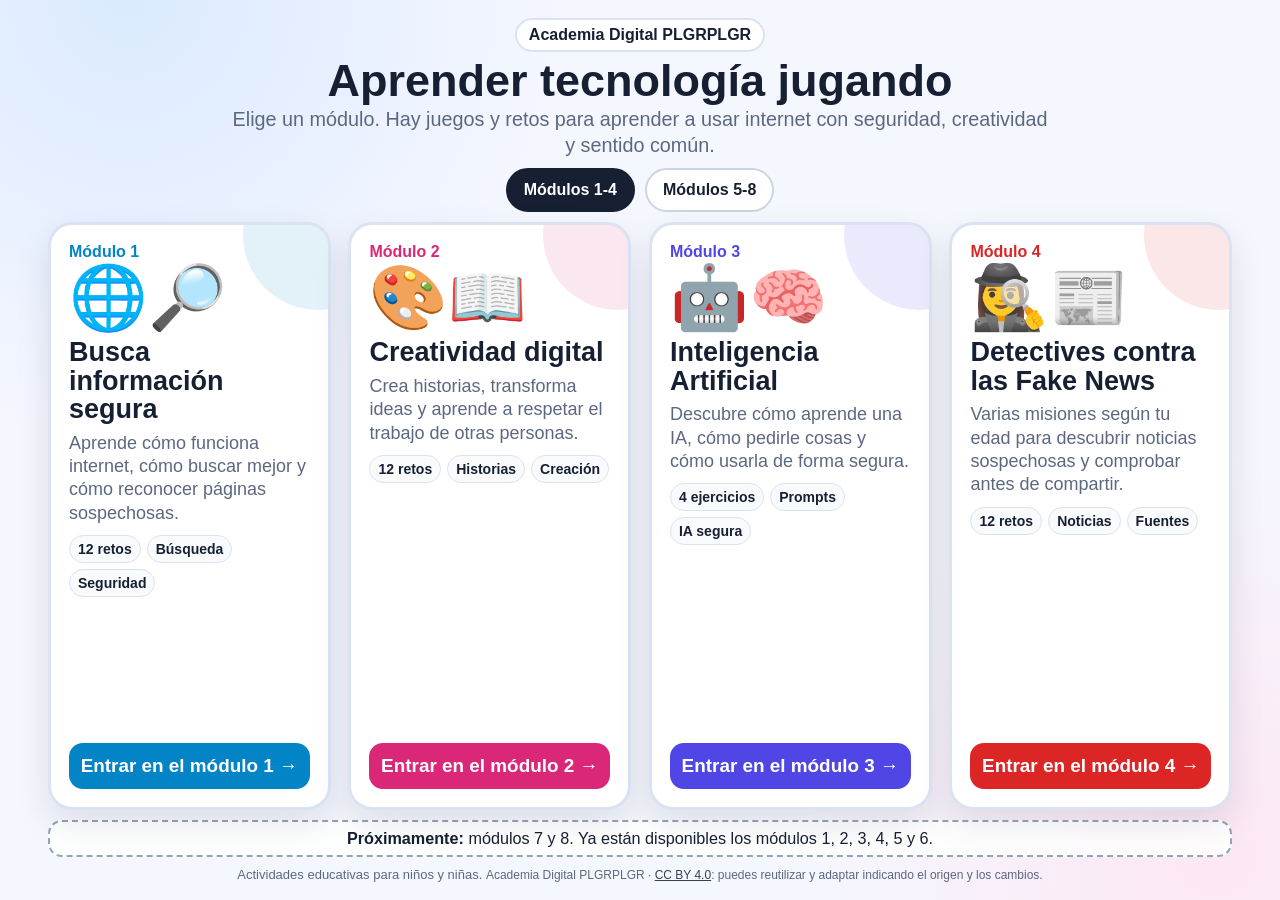
<file: index.html>
<!DOCTYPE html>
<html lang="es">
<head>
<meta charset="UTF-8">
<meta name="viewport" content="width=device-width,initial-scale=1.0">
<meta name="description" content="Academia Digital PLGRPLGR: ocho módulos educativos de ciudadanía digital para niños y niñas.">
<title>Academia Digital PLGRPLGR · V7.2</title>
<style>
:root{--bg:#f5f7ff;--ink:#172033;--muted:#5c6880;--card:#fff;--line:#dbe3f2;--shadow:0 14px 34px rgba(15,23,42,.10);--blue:#2563eb;--red:#dc2626;--violet:#4f46e5;--green:#059669;--orange:#ea580c;--pink:#db2777;--gray:#64748b}
*{box-sizing:border-box}html,body{min-height:100%;margin:0;overflow-x:hidden;overflow-y:auto!important}body{font-family:Arial,Helvetica,sans-serif;background:radial-gradient(circle at 10% 0,#dbeafe,transparent 30%),radial-gradient(circle at 95% 95%,#fce7f3,transparent 28%),var(--bg);color:var(--ink)}
main{min-height:100dvh;max-width:1220px;margin:auto;padding:clamp(10px,2vh,22px);display:flex;flex-direction:column;gap:10px}.top{text-align:center;flex:0 0 auto}.eyebrow{display:inline-block;background:#fff;border:2px solid var(--line);border-radius:999px;padding:6px 12px;font-weight:900}.top h1{margin:6px 0 4px;font-size:clamp(30px,5vh,52px);line-height:1}.top p{margin:0 auto;max-width:820px;color:var(--muted);font-size:clamp(17px,2.2vh,21px);line-height:1.3}
.pager{display:flex;justify-content:center;gap:10px;align-items:center}.pager button{border:2px solid #cbd5e1;background:#fff;color:var(--ink);border-radius:999px;padding:9px 16px;font-weight:900;cursor:pointer}.pager button[aria-current="page"]{background:#172033;color:#fff;border-color:#172033}
.page{display:none;flex:1;min-height:0}.page.active{display:grid;grid-template-columns:repeat(4,minmax(0,1fr));gap:clamp(10px,1.4vw,18px)}.module{background:var(--card);border:3px solid var(--line);border-radius:24px;padding:clamp(14px,2vh,22px);box-shadow:var(--shadow);display:flex;flex-direction:column;min-height:0;position:relative;overflow:hidden}.module::after{content:"";position:absolute;width:150px;height:150px;border-radius:50%;right:-65px;top:-65px;background:var(--accent);opacity:.11;pointer-events:none}.module>*{position:relative;z-index:1}.module .number{font-weight:900;color:var(--accent);font-size:16px}.icon{font-size:clamp(42px,7vh,68px);line-height:1;margin:5px 0}.module h2{font-size:clamp(22px,3vh,31px);line-height:1.05;margin:4px 0 8px}.module p{font-size:clamp(16px,2vh,20px);line-height:1.3;color:var(--muted);margin:0 0 10px}.tags{display:flex;flex-wrap:wrap;gap:6px;margin-bottom:10px}.tag{font-weight:800;font-size:14px;background:#f8fafc;border:1px solid var(--line);border-radius:999px;padding:5px 8px}.enter{margin-top:auto;display:flex;align-items:center;justify-content:center;text-decoration:none;color:#fff;background:var(--accent);border-radius:14px;padding:12px 10px;font-weight:900;font-size:clamp(17px,2.1vh,20px);min-height:50px}.soon .enter{background:#e2e8f0;color:#475569;pointer-events:none}.soon{opacity:.88}
.status{flex:0 0 auto;text-align:center;background:rgba(255,255,255,.9);border:2px dashed #94a3b8;border-radius:14px;padding:7px 12px;font-size:clamp(14px,1.8vh,17px)}footer{flex:0 0 auto;text-align:center;color:var(--muted);font-size:13px}.license{font-size:12px}.license a{color:#334155}
.m1{--accent:#0284c7}.m2{--accent:#db2777}.m3{--accent:#4f46e5}.m4{--accent:#dc2626}.m5{--accent:#059669}.m6{--accent:#ea580c}.m7{--accent:#7c3aed}.m8{--accent:#64748b}
@media(max-width:900px){.page.active{grid-template-columns:repeat(2,minmax(0,1fr))}.top p{display:none}.module p{font-size:16px}.tags{display:none}}
@media(max-width:560px){.page.active{grid-template-columns:repeat(2,minmax(0,1fr));gap:8px}.module{padding:10px;border-radius:18px}.icon{font-size:40px}.module h2{font-size:18px}.module p{font-size:14px}.enter{font-size:15px;min-height:44px;padding:8px}.status{font-size:12px}.license{display:none}.top h1{font-size:28px}}
</style>
</head>
<body>
<main>
<header class="top"><div class="eyebrow">Academia Digital PLGRPLGR</div><h1>Aprender tecnología jugando</h1><p>Elige un módulo. Hay juegos y retos para aprender a usar internet con seguridad, creatividad y sentido común.</p></header>
<nav class="pager" aria-label="Páginas de módulos"><button id="page1Btn" aria-current="page" aria-controls="page1">Módulos 1-4</button><button id="page2Btn" aria-controls="page2">Módulos 5-8</button></nav>
<section class="page active" id="page1" aria-label="Módulos 1 a 4">
<article class="module m1"><div class="number">Módulo 1</div><div class="icon" aria-hidden="true">🌐🔎</div><h2>Busca información segura</h2><p>Aprende cómo funciona internet, cómo buscar mejor y cómo reconocer páginas sospechosas.</p><div class="tags"><span class="tag">12 retos</span><span class="tag">Búsqueda</span><span class="tag">Seguridad</span></div><a class="enter" href="modulo_1_busqueda_segura.html">Entrar en el módulo 1 →</a></article>
<article class="module m2"><div class="number">Módulo 2</div><div class="icon" aria-hidden="true">🎨📖</div><h2>Creatividad digital</h2><p>Crea historias, transforma ideas y aprende a respetar el trabajo de otras personas.</p><div class="tags"><span class="tag">12 retos</span><span class="tag">Historias</span><span class="tag">Creación</span></div><a class="enter" href="modulo_2_creatividad_digital.html">Entrar en el módulo 2 →</a></article>
<article class="module m3"><div class="number">Módulo 3</div><div class="icon" aria-hidden="true">🤖🧠</div><h2>Inteligencia Artificial</h2><p>Descubre cómo aprende una IA, cómo pedirle cosas y cómo usarla de forma segura.</p><div class="tags"><span class="tag">4 ejercicios</span><span class="tag">Prompts</span><span class="tag">IA segura</span></div><a class="enter" href="modulo_3_ia.html">Entrar en el módulo 3 →</a></article>
<article class="module m4"><div class="number">Módulo 4</div><div class="icon" aria-hidden="true">🕵️‍♀️📰</div><h2>Detectives contra las Fake News</h2><p>Varias misiones según tu edad para descubrir noticias sospechosas y comprobar antes de compartir.</p><div class="tags"><span class="tag">12 retos</span><span class="tag">Noticias</span><span class="tag">Fuentes</span></div><a class="enter" href="modulo_4_fake_news.html">Entrar en el módulo 4 →</a></article>
</section>
<section class="page" id="page2" aria-label="Módulos 5 a 8">
<article class="module m5"><div class="number">Módulo 5</div><div class="icon" aria-hidden="true">🔋🛡️</div><h2>Bienestar digital</h2><p>Cuida tu descanso, tus amistades, tu energía y tu seguridad cuando estás conectado.</p><div class="tags"><span class="tag">8+ retos</span><span class="tag">Descanso</span><span class="tag">Empatía</span></div><a class="enter" href="modulo_5_bienestar_digital.html">Entrar en el módulo 5 →</a></article>
<article class="module m6"><div class="number">Módulo 6</div><div class="icon" aria-hidden="true">⏰📵</div><h2>Controla tu tiempo digital</h2><p>Aprende a reducir distracciones y a decidir cuándo usar y cuándo dejar las pantallas.</p><div class="tags"><span class="tag">8 retos</span><span class="tag">Tiempo</span><span class="tag">FOMO</span></div><a class="enter" href="modulo_6_tiempo_digital.html">Entrar en el módulo 6 →</a></article>
<article class="module m7 soon"><div class="number">Módulo 7</div><div class="icon" aria-hidden="true">🔐📡</div><h2>Próximamente</h2><p>Estamos preparando nuevos retos de ciudadanía digital.</p><div class="tags"><span class="tag">En preparación</span></div><span class="enter" aria-disabled="true">Muy pronto</span></article>
<article class="module m8 soon"><div class="number">Módulo 8</div><div class="icon" aria-hidden="true">💬🌍</div><h2>Próximamente</h2><p>Más juegos para aprender a convivir y comunicarnos bien en internet.</p><div class="tags"><span class="tag">En preparación</span></div><span class="enter" aria-disabled="true">Muy pronto</span></article>
</section>
<div class="status"><strong>Próximamente:</strong> módulos 7 y 8. Ya están disponibles los módulos 1, 2, 3, 4, 5 y 6.</div>
<footer>Actividades educativas para niños y niñas. <span class="license">Academia Digital PLGRPLGR · <a href="https://creativecommons.org/licenses/by/4.0/deed.es" target="_blank" rel="noopener">CC BY 4.0</a>: puedes reutilizar y adaptar indicando el origen y los cambios.</span></footer>
<div id="pageAnnounce" class="sr-only" aria-live="polite"></div>
</main>
<script src="js/accessibility.js"></script>
<script>
const pages=[document.getElementById('page1'),document.getElementById('page2')];
const buttons=[document.getElementById('page1Btn'),document.getElementById('page2Btn')];
function showPage(i){pages.forEach((p,n)=>p.classList.toggle('active',n===i));buttons.forEach((b,n)=>{if(n===i)b.setAttribute('aria-current','page');else b.removeAttribute('aria-current')});document.getElementById('pageAnnounce').textContent=i===0?'Mostrando módulos 1 a 4':'Mostrando módulos 5 a 8';const first=pages[i].querySelector('a.enter');if(first)first.focus();}
buttons[0].addEventListener('click',()=>showPage(0));buttons[1].addEventListener('click',()=>showPage(1));
</script>
</body></html>
</file>
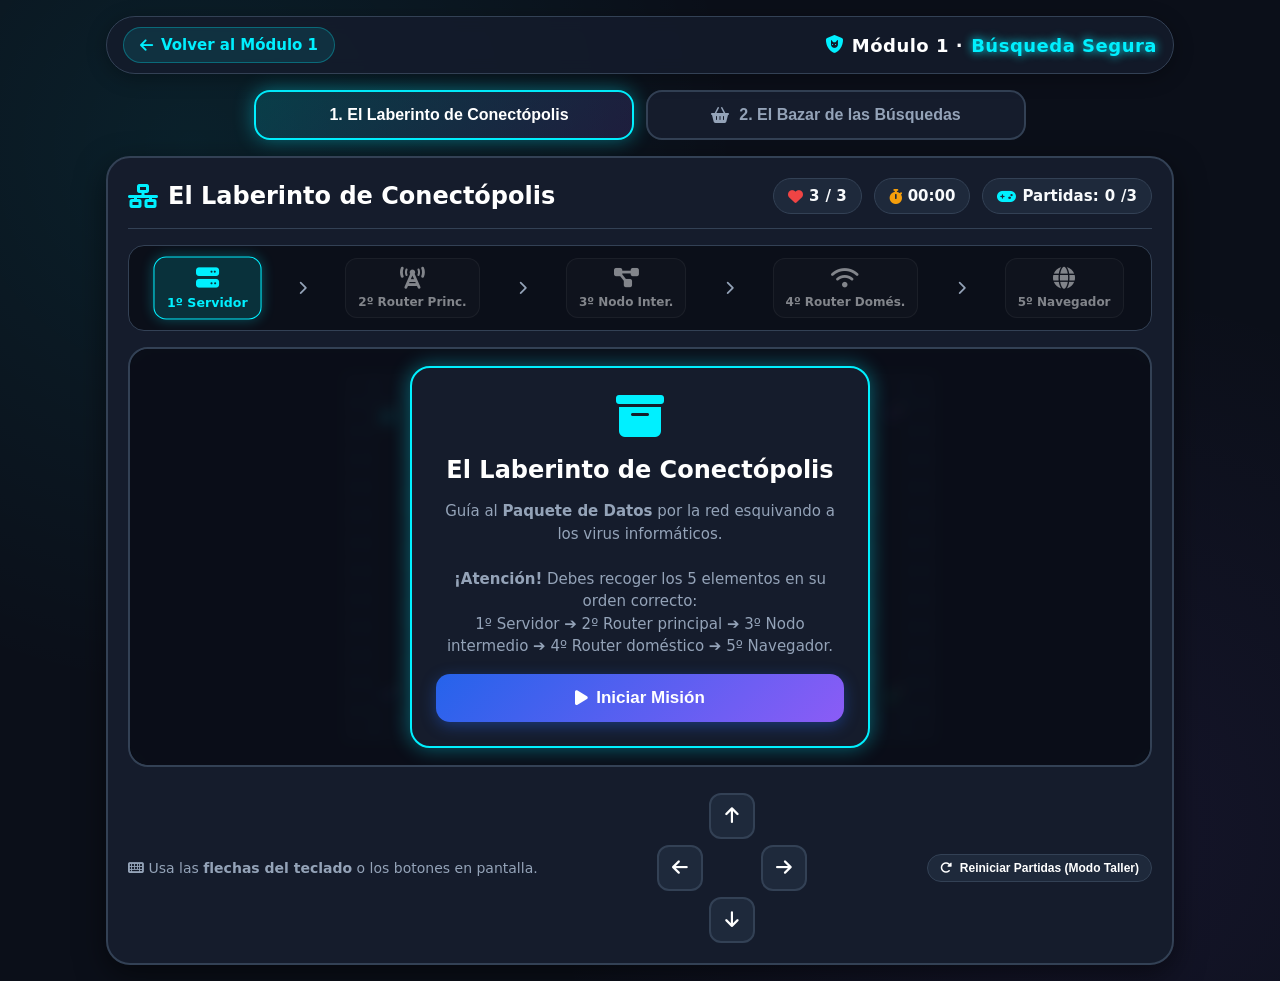
<file: conectopolis_juegos.html>
<!DOCTYPE html>
<html lang="es">
<head>
<meta charset="UTF-8">
<meta name="viewport" content="width=device-width, initial-scale=1.0">
<title>Módulo 1 · Minijuegos de Conectópolis</title>

<!-- FontAwesome CDN para iconos -->
<link rel="stylesheet" href="https://cdnjs.cloudflare.com/ajax/libs/font-awesome/6.5.1/css/all.min.css">

<style>
/* ==========================================================================
   ESTILOS GENERALES Y TEMA CYBER-NEON DE CONECTÓPOLIS (MÓDULO 1)
   ========================================================================== */
:root {
  --bg-dark: #0b0f19;
  --bg-card: #151c2c;
  --bg-card-light: #1e293b;
  --text-main: #f8fafc;
  --text-muted: #94a3b8;
  --line-color: #334155;
  
  --neon-cyan: #00f0ff;
  --neon-blue: #2563eb;
  --neon-purple: #8b5cf6;
  --neon-pink: #ec4899;
  --neon-green: #10b981;
  --neon-red: #ef4444;
  --neon-yellow: #f59e0b;

  --shadow-cyan: 0 0 20px rgba(0, 240, 255, 0.4);
  --shadow-purple: 0 0 20px rgba(139, 92, 246, 0.4);
  --shadow-green: 0 0 20px rgba(16, 185, 129, 0.4);
  --shadow-red: 0 0 20px rgba(239, 68, 68, 0.4);
}

* {
  box-sizing: border-box;
  user-select: none;
  -webkit-user-select: none;
}

html, body {
  margin: 0;
  padding: 0;
  width: 100%;
  min-height: 100%;
  background-color: var(--bg-dark);
  background-image: 
    radial-gradient(circle at 15% 15%, rgba(0, 240, 255, 0.08), transparent 40%),
    radial-gradient(circle at 85% 85%, rgba(139, 92, 246, 0.08), transparent 40%);
  color: var(--text-main);
  font-family: 'Segoe UI', system-ui, -apple-system, sans-serif;
  overflow-x: hidden;
  overflow-y: auto;
}

.app-container {
  max-width: 1100px;
  min-height: 100vh;
  margin: 0 auto;
  padding: 16px;
  display: flex;
  flex-direction: column;
  gap: 16px;
}

.topbar {
  display: flex;
  justify-content: space-between;
  align-items: center;
  gap: 12px;
  flex-wrap: wrap;
  padding: 10px 16px;
  background: rgba(21, 28, 44, 0.85);
  backdrop-filter: blur(8px);
  border: 1px solid var(--line-color);
  border-radius: 999px;
  box-shadow: 0 4px 20px rgba(0, 0, 0, 0.3);
}

.back-btn {
  display: inline-flex;
  align-items: center;
  gap: 8px;
  color: var(--neon-cyan);
  text-decoration: none;
  font-weight: 800;
  font-size: 15px;
  padding: 8px 16px;
  border-radius: 999px;
  background: rgba(0, 240, 255, 0.1);
  border: 1px solid rgba(0, 240, 255, 0.3);
  transition: all 0.2s ease;
}

.back-btn:hover {
  background: rgba(0, 240, 255, 0.2);
  box-shadow: var(--shadow-cyan);
  transform: translateY(-1px);
}

.brand-title {
  font-weight: 900;
  font-size: 18px;
  letter-spacing: 0.5px;
  color: #fff;
  display: flex;
  align-items: center;
  gap: 8px;
}

.brand-title span {
  color: var(--neon-cyan);
  text-shadow: 0 0 10px var(--neon-cyan);
}

.tabs-nav {
  display: flex;
  justify-content: center;
  gap: 12px;
}

.tab-btn {
  flex: 1;
  max-width: 380px;
  padding: 14px 20px;
  border: 2px solid var(--line-color);
  background: var(--bg-card);
  color: var(--text-muted);
  font-weight: 800;
  font-size: 16px;
  border-radius: 16px;
  cursor: pointer;
  display: flex;
  align-items: center;
  justify-content: center;
  gap: 10px;
  transition: all 0.25s ease;
}

.tab-btn:hover {
  border-color: var(--neon-cyan);
  color: #fff;
}

.tab-btn.active {
  background: linear-gradient(135deg, rgba(0, 240, 255, 0.15), rgba(139, 92, 246, 0.15));
  border-color: var(--neon-cyan);
  color: #fff;
  box-shadow: var(--shadow-cyan);
}

.game-panel {
  display: none;
  background: var(--bg-card);
  border: 2px solid var(--line-color);
  border-radius: 24px;
  padding: 20px;
  box-shadow: 0 10px 30px rgba(0,0,0,0.5);
  flex-direction: column;
  gap: 16px;
}

.game-panel.active {
  display: flex;
}

.game-header {
  display: flex;
  justify-content: space-between;
  align-items: center;
  flex-wrap: wrap;
  gap: 12px;
  border-bottom: 1px solid var(--line-color);
  padding-bottom: 14px;
}

.game-header h2 {
  margin: 0;
  font-size: 24px;
  font-weight: 900;
  color: #fff;
  display: flex;
  align-items: center;
  gap: 10px;
}

.game-stats {
  display: flex;
  align-items: center;
  gap: 12px;
  flex-wrap: wrap;
}

.stat-badge {
  background: var(--bg-card-light);
  border: 1px solid var(--line-color);
  padding: 8px 14px;
  border-radius: 999px;
  font-weight: 800;
  font-size: 15px;
  display: flex;
  align-items: center;
  gap: 6px;
}

.stat-badge i { color: var(--neon-cyan); }
.stat-badge.lives i { color: var(--neon-red); }
.stat-badge.timer i { color: var(--neon-yellow); }

.sequence-tracker {
  display: flex;
  align-items: center;
  justify-content: space-around;
  gap: 8px;
  background: var(--bg-dark);
  padding: 12px;
  border-radius: 16px;
  border: 1px solid var(--line-color);
  overflow-x: auto;
}

.seq-item {
  display: flex;
  flex-direction: column;
  align-items: center;
  gap: 4px;
  padding: 8px 12px;
  border-radius: 12px;
  background: rgba(255, 255, 255, 0.04);
  border: 1px solid rgba(255, 255, 255, 0.1);
  opacity: 0.5;
  transition: all 0.3s ease;
  min-width: 100px;
  text-align: center;
}
.seq-item i { font-size: 22px; margin-bottom: 2px; }
.seq-item span { font-size: 12px; font-weight: 800; }
.seq-item.active { opacity: 1; background: rgba(0, 240, 255, 0.15); border-color: var(--neon-cyan); color: var(--neon-cyan); box-shadow: 0 0 12px rgba(0, 240, 255, 0.3); transform: scale(1.05); }
.seq-item.completed { opacity: 1; background: rgba(16, 185, 129, 0.15); border-color: var(--neon-green); color: var(--neon-green); }
.seq-arrow { color: var(--text-muted); font-size: 14px; }

.game-viewport {
  position: relative;
  width: 100%;
  display: flex;
  justify-content: center;
  align-items: center;
  background: #070a12;
  border-radius: 20px;
  border: 2px solid var(--line-color);
  overflow: hidden;
  min-height: 420px;
}
canvas { display: block; max-width: 100%; background: transparent; }

.controls-panel {
  display: flex;
  justify-content: space-between;
  align-items: center;
  gap: 16px;
  padding-top: 10px;
  flex-wrap: wrap;
}

.dpad {
  display: grid;
  grid-template-columns: repeat(3, 46px);
  grid-template-rows: repeat(3, 46px);
  gap: 6px;
  margin: 0 auto;
}
.dpad-btn { background: var(--bg-card-light); border: 2px solid var(--line-color); color: #fff; border-radius: 12px; font-size: 18px; display: flex; align-items: center; justify-content: center; cursor: pointer; }
.dpad-btn:active, .btn-touch:active { background: var(--neon-cyan); color: var(--bg-dark); }
.dpad-btn.up { grid-column: 2; grid-row: 1; }
.dpad-btn.left { grid-column: 1; grid-row: 2; }
.dpad-btn.right { grid-column: 3; grid-row: 2; }
.dpad-btn.down { grid-column: 2; grid-row: 3; }

.bazar-controls { display: flex; justify-content: center; gap: 20px; width: 100%; }
.btn-touch { flex: 1; max-width: 160px; height: 54px; background: var(--bg-card-light); border: 2px solid var(--neon-cyan); color: #fff; border-radius: 16px; font-size: 22px; font-weight: bold; display: flex; align-items: center; justify-content: center; cursor: pointer; }

.modal-overlay {
  position: absolute;
  top: 0; left: 0; right: 0; bottom: 0;
  background: rgba(11, 15, 25, 0.92);
  backdrop-filter: blur(6px);
  display: flex; flex-direction: column; justify-content: center; align-items: center;
  padding: 24px; text-align: center; z-index: 100; border-radius: 20px;
}
.modal-card {
  background: var(--bg-card); border: 2px solid var(--neon-cyan); border-radius: 20px;
  padding: 24px; max-width: 460px; width: 100%; box-shadow: var(--shadow-cyan);
  display: flex; flex-direction: column; gap: 16px; animation: popIn 0.3s ease;
}
.modal-card.warning { border-color: var(--neon-red); box-shadow: var(--shadow-red); }
.modal-card h3 { margin: 0; font-size: 24px; color: #fff; }
.modal-card p { margin: 0; font-size: 15px; color: var(--text-muted); line-height: 1.5; }

.action-btn {
  background: linear-gradient(135deg, var(--neon-blue), var(--neon-purple));
  color: #fff; border: none; border-radius: 14px; padding: 14px 24px;
  font-size: 17px; font-weight: 800; cursor: pointer;
  box-shadow: 0 4px 15px rgba(37, 99, 235, 0.4); transition: all 0.2s ease;
  display: inline-flex; align-items: center; justify-content: center; gap: 8px; text-decoration: none;
}
.action-btn:hover { transform: translateY(-2px); box-shadow: 0 6px 20px rgba(37, 99, 235, 0.6); }
.action-btn.secondary { background: var(--bg-card-light); border: 1px solid var(--line-color); box-shadow: none; }
.action-btn.secondary:hover { background: #334155; }

.toast-alert {
  position: absolute; top: 16px; left: 50%;
  transform: translateX(-50%) translateY(-100px);
  background: #ef4444; color: #fff; padding: 12px 20px; border-radius: 999px;
  font-weight: 800; font-size: 15px; box-shadow: 0 8px 25px rgba(239, 68, 68, 0.5);
  display: flex; align-items: center; gap: 10px; z-index: 120;
  transition: transform 0.3s cubic-bezier(0.175, 0.885, 0.32, 1.275);
  text-align: center; max-width: 90%;
}
.toast-alert.show { transform: translateX(-50%) translateY(0); }

@keyframes popIn {
  from { opacity: 0; transform: scale(0.9); }
  to { opacity: 1; transform: scale(1); }
}

@media (max-width: 768px) {
  .topbar { border-radius: 16px; }
  .brand-title { font-size: 15px; }
  .tab-btn { font-size: 14px; padding: 10px 12px; }
  .game-panel { padding: 14px; }
  .sequence-tracker { justify-content: flex-start; }
  .seq-item { min-width: 80px; padding: 6px 8px; }
}
</style>
</head>
<body>

<div class="app-container">
  
  <header class="topbar">
    <a href="modulo_1_busqueda_segura.html" class="back-btn">
      <i class="fa-solid fa-arrow-left"></i> Volver al Módulo 1
    </a>
    <div class="brand-title">
      <i class="fa-solid fa-shield-cat" style="color: var(--neon-cyan);"></i>
      Módulo 1 · <span>Búsqueda Segura</span>
    </div>
  </header>

  <nav class="tabs-nav">
    <button class="tab-btn active" id="tabGame1Btn" onclick="switchGame(1)">
      <i class="fa-solid fa-maze"></i> 1. El Laberinto de Conectópolis
    </button>
    <button class="tab-btn" id="tabGame2Btn" onclick="switchGame(2)">
      <i class="fa-solid fa-basket-shopping"></i> 2. El Bazar de las Búsquedas
    </button>
  </nav>

  <!-- ==========================================================================
       JUEGO 1: EL LABERINTO DE CONECTÓPOLIS
       ========================================================================== -->
  <main class="game-panel active" id="game1Panel">
    
    <div class="game-header">
      <h2><i class="fa-solid fa-network-wired" style="color: var(--neon-cyan);"></i> El Laberinto de Conectópolis</h2>
      <div class="game-stats">
        <div class="stat-badge lives" title="Vidas restantes">
          <i class="fa-solid fa-heart"></i> <span id="g1Lives">3</span> / 3
        </div>
        <div class="stat-badge timer" title="Tiempo transcurrido">
          <i class="fa-solid fa-stopwatch"></i> <span id="g1Timer">00:00</span>
        </div>
        <div class="stat-badge" title="Partidas jugadas">
          <i class="fa-solid fa-gamepad"></i> Partidas: <span id="g1Attempts">0</span>/3
        </div>
      </div>
    </div>

    <div class="sequence-tracker" id="g1SeqTracker">
      <div class="seq-item active" id="seq1"><i class="fa-solid fa-server"></i><span>1º Servidor</span></div>
      <i class="fa-solid fa-chevron-right seq-arrow"></i>
      <div class="seq-item" id="seq2"><i class="fa-solid fa-tower-cell"></i><span>2º Router Princ.</span></div>
      <i class="fa-solid fa-chevron-right seq-arrow"></i>
      <div class="seq-item" id="seq3"><i class="fa-solid fa-diagram-project"></i><span>3º Nodo Inter.</span></div>
      <i class="fa-solid fa-chevron-right seq-arrow"></i>
      <div class="seq-item" id="seq4"><i class="fa-solid fa-wifi"></i><span>4º Router Domés.</span></div>
      <i class="fa-solid fa-chevron-right seq-arrow"></i>
      <div class="seq-item" id="seq5"><i class="fa-solid fa-globe"></i><span>5º Navegador</span></div>
    </div>

    <div class="game-viewport" id="g1Viewport">
      <canvas id="mazeCanvas" width="600" height="420"></canvas>
      <div class="toast-alert" id="g1Toast"><i class="fa-solid fa-triangle-exclamation"></i><span id="g1ToastMsg">¡Orden incorrecto!</span></div>
      <div class="modal-overlay" id="g1Modal">
        <div class="modal-card" id="g1ModalCard">
          <i class="fa-solid fa-box-archive" style="font-size: 48px; color: var(--neon-cyan);"></i>
          <h3 id="g1ModalTitle">El Laberinto de Conectópolis</h3>
          <p id="g1ModalDesc">Guía al <b>Paquete de Datos</b> por la red esquivando a los virus informáticos.<br><br><b>¡Atención!</b> Debes recoger los 5 elementos en su orden correcto:<br>1º Servidor ➔ 2º Router principal ➔ 3º Nodo intermedio ➔ 4º Router doméstico ➔ 5º Navegador.</p>
          <button class="action-btn" id="g1StartBtn" onclick="initGame1()"><i class="fa-solid fa-play"></i> Iniciar Misión</button>
        </div>
      </div>
    </div>

    <div class="controls-panel">
      <div style="font-size: 14px; color: var(--text-muted);"><i class="fa-solid fa-keyboard"></i> Usa las <b>flechas del teclado</b> o los botones en pantalla.</div>
      <div class="dpad">
        <button class="dpad-btn up" onclick="handleDpad('up')"><i class="fa-solid fa-arrow-up"></i></button>
        <button class="dpad-btn left" onclick="handleDpad('left')"><i class="fa-solid fa-arrow-left"></i></button>
        <button class="dpad-btn right" onclick="handleDpad('right')"><i class="fa-solid fa-arrow-right"></i></button>
        <button class="dpad-btn down" onclick="handleDpad('down')"><i class="fa-solid fa-arrow-down"></i></button>
      </div>
      <button class="action-btn secondary" onclick="resetWorkshopLimit(1)" style="font-size: 12px; padding: 6px 12px;"><i class="fa-solid fa-rotate-right"></i> Reiniciar Partidas (Modo Taller)</button>
    </div>

  </main>


  <!-- ==========================================================================
       JUEGO 2: EL BAZAR DE LAS BÚSQUEDAS
       ========================================================================== -->
  <main class="game-panel" id="game2Panel">
    
    <div class="game-header">
      <h2><i class="fa-solid fa-magnifying-glass" style="color: var(--neon-pink);"></i> El Bazar de las Búsquedas</h2>
      <div class="game-stats">
        <div class="stat-badge" title="Puntos acumulados"><i class="fa-solid fa-star" style="color: var(--neon-yellow);"></i> Puntos: <span id="g2Score">0</span></div>
        <div class="stat-badge lives" title="Vidas restantes"><i class="fa-solid fa-heart"></i> <span id="g2Lives">3</span> / 3</div>
      </div>
    </div>

    <div class="game-viewport" id="g2Viewport">
      <canvas id="bazarCanvas" width="600" height="450"></canvas>
      <div class="modal-overlay" id="g2Modal">
        <div class="modal-card">
          <i class="fa-solid fa-shield-halved" style="font-size: 48px; color: var(--neon-pink);"></i>
          <h3 id="g2ModalTitle">El Bazar de las Búsquedas</h3>
          <p id="g2ModalDesc">Mueve tu <b>Escudo Digital</b> a la izquierda o derecha.<br><br>🟩 <b>Atrapa verdes:</b> Búsquedas seguras con pista (+Puntos).<br>🟥 <b>Esquiva rojas:</b> Enlaces peligrosos con pista (-1 Vida).<br>🟪 <b>Analiza moradas (Ágiles):</b> ¡Sin pistas! Lee la frase y decide si atraparla (si es buena) o esquivarla (si es tramposa).</p>
          <button class="action-btn" id="g2StartBtn" onclick="initGame2()"><i class="fa-solid fa-play"></i> Comenzar a Atrapar</button>
        </div>
      </div>
    </div>

    <div class="controls-panel">
      <div style="font-size: 14px; color: var(--text-muted);"><i class="fa-solid fa-keyboard"></i> Mueve con <b>Flechas Izq / Der</b> o pulsa los botones en pantalla.</div>
      <div class="bazar-controls">
        <button class="btn-touch" id="bazarLeftBtn"><i class="fa-solid fa-arrow-left"></i></button>
        <button class="btn-touch" id="bazarRightBtn"><i class="fa-solid fa-arrow-right"></i></button>
      </div>
    </div>

  </main>

</div>

<script>
function switchGame(gameNum) {
  document.getElementById('tabGame1Btn').classList.toggle('active', gameNum === 1);
  document.getElementById('tabGame2Btn').classList.toggle('active', gameNum === 2);
  document.getElementById('game1Panel').classList.toggle('active', gameNum === 1);
  document.getElementById('game2Panel').classList.toggle('active', gameNum === 2);
  
  if (gameNum === 1 && !g1Running && g1Attempts < 3) drawMazeStatic();
  else if (gameNum === 2 && !g2Running) drawBazarStatic();
}

/* Juego 1: Laberinto */
const canvas1 = document.getElementById('mazeCanvas');
const ctx1 = canvas1.getContext('2d');

const mazeGrid = [
  [1,1,1,1,1,1,1,1,1,1,1,1,1,1,1,1,1,1,1,1,1],
  [1,0,0,0,0,0,0,0,0,0,0,0,0,0,0,0,0,0,0,0,1],
  [1,0,1,1,1,0,1,1,1,0,1,0,1,1,1,0,1,1,1,0,1],
  [1,0,0,0,0,0,0,0,0,0,1,0,0,0,0,0,0,0,0,0,1],
  [1,0,1,1,1,0,1,0,1,1,1,1,1,0,1,0,1,1,1,0,1],
  [1,0,0,0,0,0,1,0,0,0,0,0,0,0,1,0,0,0,0,0,1],
  [1,0,1,1,1,0,1,0,1,1,0,1,1,0,1,0,1,1,1,0,1],
  [1,0,0,0,0,0,0,0,0,0,0,0,0,0,0,0,0,0,0,0,1],
  [1,0,1,1,1,0,1,0,1,1,1,1,1,0,1,0,1,1,1,0,1],
  [1,0,0,0,0,0,0,0,0,0,1,0,0,0,0,0,0,0,0,0,1],
  [1,0,1,1,1,0,1,1,1,0,1,0,1,1,1,0,1,1,1,0,1],
  [1,0,0,0,0,0,0,0,0,0,0,0,0,0,0,0,0,0,0,0,1],
  [1,1,1,1,1,1,1,1,1,1,1,1,1,1,1,1,1,1,1,1,1]
];
const ROWS = mazeGrid.length, COLS = mazeGrid[0].length, CELL_SIZE = 28;
canvas1.width = COLS * CELL_SIZE; canvas1.height = ROWS * CELL_SIZE;

const REQUIRED_SEQUENCE = [
  { id: 1, name: 'Servidor', icon: '\uf233', color: '#00f0ff', row: 1, col: 1 },
  { id: 2, name: 'Router principal', icon: '\uf519', color: '#8b5cf6', row: 1, col: 19 },
  { id: 3, name: 'Nodo intermedio', icon: '\uf542', color: '#f59e0b', row: 11, col: 10 },
  { id: 4, name: 'Router doméstico', icon: '\uf1eb', color: '#3b82f6', row: 11, col: 1 },
  { id: 5, name: 'Navegador', icon: '\uf0ac', color: '#10b981', row: 11, col: 19 }
];

let g1Player = { row: 6, col: 10, x: 10 * CELL_SIZE, y: 6 * CELL_SIZE, dirX: 0, dirY: 0 };
let g1Viruses = [
  { row: 3, col: 3, dirX: 1, dirY: 0, speedTimer: 0 },
  { row: 9, col: 17, dirX: -1, dirY: 0, speedTimer: 0 }
];
let g1CurrentStep = 0, g1Lives = 3, g1TimerSeconds = 0, g1TimerInterval = null;
let g1Attempts = parseInt(localStorage.getItem('conectopolis_g1_attempts') || '0', 10);
let g1Running = false, g1AnimFrame = null, g1ToastTimeout = null;

document.getElementById('g1Attempts').textContent = g1Attempts;

function updateSequenceUI() {
  for (let i = 1; i <= 5; i++) {
    const el = document.getElementById('seq' + i);
    if (!el) continue;
    el.classList.remove('active', 'completed');
    if (i - 1 < g1CurrentStep) el.classList.add('completed');
    else if (i - 1 === g1CurrentStep) el.classList.add('active');
  }
}

function showToast(msg) {
  const toast = document.getElementById('g1Toast');
  document.getElementById('g1ToastMsg').textContent = msg;
  toast.classList.add('show');
  if (g1ToastTimeout) clearTimeout(g1ToastTimeout);
  g1ToastTimeout = setTimeout(() => toast.classList.remove('show'), 2800);
}

function checkAttemptsLimit() {
  if (g1Attempts >= 3) {
    g1Running = false;
    if (g1TimerInterval) clearInterval(g1TimerInterval);
    const modalCard = document.getElementById('g1ModalCard');
    modalCard.className = 'modal-card warning';
    document.getElementById('g1ModalTitle').innerHTML = '🔒 Laberinto Bloqueado';
    document.getElementById('g1ModalDesc').innerHTML = `Has completado las <b>3 partidas permitidas</b>.`;
    document.getElementById('g1StartBtn').style.display = 'none';
    document.getElementById('g1Modal').style.display = 'flex';
    return true;
  }
  return false;
}

function initGame1() {
  if (checkAttemptsLimit()) return;
  g1Lives = 3; g1CurrentStep = 0; g1TimerSeconds = 0;
  g1Player = { row: 6, col: 10, x: 10 * CELL_SIZE, y: 6 * CELL_SIZE, dirX: 0, dirY: 0 };
  g1Viruses = [
    { row: 3, col: 3, dirX: 1, dirY: 0, speedTimer: 0 },
    { row: 9, col: 17, dirX: -1, dirY: 0, speedTimer: 0 }
  ];
  document.getElementById('g1Lives').textContent = g1Lives;
  document.getElementById('g1Timer').textContent = '00:00';
  document.getElementById('g1Modal').style.display = 'none';
  updateSequenceUI();
  if (g1TimerInterval) clearInterval(g1TimerInterval);
  g1TimerInterval = setInterval(() => {
    if (g1Running) {
      g1TimerSeconds++;
      const m = String(Math.floor(g1TimerSeconds / 60)).padStart(2, '0');
      const s = String(g1TimerSeconds % 60).padStart(2, '0');
      document.getElementById('g1Timer').textContent = `${m}:${s}`;
    }
  }, 1000);
  g1Running = true;
  if (g1AnimFrame) cancelAnimationFrame(g1AnimFrame);
  game1Loop();
}

function movePlayer() {
  const newRow = g1Player.row + g1Player.dirY, newCol = g1Player.col + g1Player.dirX;
  if (newRow >= 0 && newRow < ROWS && newCol >= 0 && newCol < COLS && mazeGrid[newRow][newCol] === 0) {
    g1Player.row = newRow; g1Player.col = newCol; g1Player.x = newCol * CELL_SIZE; g1Player.y = newRow * CELL_SIZE;
  }
  g1Player.dirX = 0; g1Player.dirY = 0;
}

function moveViruses() {
  const directions = [{ r: -1, c: 0 }, { r: 1, c: 0 }, { r: 0, c: -1 }, { r: 0, c: 1 }];
  g1Viruses.forEach(v => {
    v.speedTimer++;
    if (v.speedTimer % 18 !== 0) return;
    let validMoves = directions.filter(d => {
      const nr = v.row + d.r, nc = v.col + d.c;
      return nr >= 0 && nr < ROWS && nc >= 0 && nc < COLS && mazeGrid[nr][nc] === 0;
    });
    if (validMoves.length > 0) {
      let sameDirMove = validMoves.find(m => m.r === v.dirY && m.c === v.dirX);
      let chosen = (sameDirMove && Math.random() > 0.3) ? sameDirMove : validMoves[Math.floor(Math.random() * validMoves.length)];
      v.row += chosen.r; v.col += chosen.c; v.dirY = chosen.r; v.dirX = chosen.c;
    }
  });
}

function checkCollisions() {
  REQUIRED_SEQUENCE.forEach((item, index) => {
    if (index >= g1CurrentStep && g1Player.row === item.row && g1Player.col === item.col) {
      if (index === g1CurrentStep) {
        g1CurrentStep++; updateSequenceUI();
        if (g1CurrentStep === REQUIRED_SEQUENCE.length) handleGame1Victory();
      } else {
        g1Lives--; document.getElementById('g1Lives').textContent = g1Lives;
        showToast(`❌ ¡Orden incorrecto! El siguiente es: ${REQUIRED_SEQUENCE[g1CurrentStep].name}`);
        g1Player.row = 6; g1Player.col = 10;
        if (g1Lives <= 0) handleGame1GameOver('Derrota por orden incorrecto');
      }
    }
  });
  g1Viruses.forEach(v => {
    if (v.row === g1Player.row && v.col === g1Player.col) {
      g1Lives--; document.getElementById('g1Lives').textContent = g1Lives;
      showToast(`👾 ¡Un virus atrapó el paquete de datos!`);
      g1Player.row = 6; g1Player.col = 10;
      if (g1Lives <= 0) handleGame1GameOver('Derrota por virus');
    }
  });
}

function handleGame1Victory() {
  g1Running = false; clearInterval(g1TimerInterval);
  g1Attempts++; localStorage.setItem('conectopolis_g1_attempts', g1Attempts);
  document.getElementById('g1Attempts').textContent = g1Attempts;
  const m = String(Math.floor(g1TimerSeconds / 60)).padStart(2, '0');
  const s = String(g1TimerSeconds % 60).padStart(2, '0');
  const modalCard = document.getElementById('g1ModalCard'); modalCard.className = 'modal-card';
  document.getElementById('g1ModalTitle').innerHTML = '🏆 ¡Misión Completada!';
  document.getElementById('g1ModalDesc').innerHTML = `¡Fantástico! Entregaste el paquete en <b>${m}:${s}</b>.<br><br><b>Partidas jugadas: ${g1Attempts}/3</b>`;
  const startBtn = document.getElementById('g1StartBtn');
  if (g1Attempts >= 3) { startBtn.style.display = 'none'; checkAttemptsLimit(); }
  else { startBtn.style.display = 'inline-flex'; startBtn.innerHTML = '<i class="fa-solid fa-rotate-right"></i> Jugar Otra Partida'; }
  document.getElementById('g1Modal').style.display = 'flex';
}

function handleGame1GameOver() {
  g1Running = false; clearInterval(g1TimerInterval);
  g1Attempts++; localStorage.setItem('conectopolis_g1_attempts', g1Attempts);
  document.getElementById('g1Attempts').textContent = g1Attempts;
  const modalCard = document.getElementById('g1ModalCard'); modalCard.className = 'modal-card warning';
  document.getElementById('g1ModalTitle').innerHTML = '💥 Sin Vidas Restantes';
  document.getElementById('g1ModalDesc').innerHTML = `Recuerda el orden: 1º Servidor ➔ 2º Router ➔ 3º Nodo ➔ 4º Router Doméstico ➔ 5º Navegador.<br><br><b>Partidas jugadas: ${g1Attempts}/3</b>`;
  const startBtn = document.getElementById('g1StartBtn');
  if (g1Attempts >= 3) { startBtn.style.display = 'none'; checkAttemptsLimit(); }
  else { startBtn.style.display = 'inline-flex'; startBtn.innerHTML = '<i class="fa-solid fa-rotate-right"></i> Reintentar Partida'; }
  document.getElementById('g1Modal').style.display = 'flex';
}

function resetWorkshopLimit(g) {
  if (g === 1) {
    g1Attempts = 0; localStorage.setItem('conectopolis_g1_attempts', '0');
    document.getElementById('g1Attempts').textContent = '0';
    document.getElementById('g1StartBtn').style.display = 'inline-flex';
    document.getElementById('g1StartBtn').innerHTML = '<i class="fa-solid fa-play"></i> Iniciar Misión';
    document.getElementById('g1ModalCard').className = 'modal-card';
    document.getElementById('g1ModalTitle').innerHTML = 'El Laberinto de Conectópolis';
    document.getElementById('g1ModalDesc').innerHTML = `Contador reiniciado para el taller.`;
    document.getElementById('g1Modal').style.display = 'flex';
  }
}

function renderMaze() {
  ctx1.clearRect(0, 0, canvas1.width, canvas1.height);
  for (let r = 0; r < ROWS; r++) {
    for (let c = 0; c < COLS; c++) {
      const x = c * CELL_SIZE, y = r * CELL_SIZE;
      if (mazeGrid[r][c] === 1) {
        ctx1.fillStyle = '#151c2c'; ctx1.fillRect(x, y, CELL_SIZE, CELL_SIZE);
        ctx1.strokeStyle = 'rgba(0, 240, 255, 0.4)'; ctx1.lineWidth = 1; ctx1.strokeRect(x + 1, y + 1, CELL_SIZE - 2, CELL_SIZE - 2);
      } else {
        ctx1.fillStyle = '#090d16'; ctx1.fillRect(x, y, CELL_SIZE, CELL_SIZE);
        ctx1.fillStyle = 'rgba(255,255,255,0.03)'; ctx1.fillRect(x + 1, y + 1, CELL_SIZE - 2, CELL_SIZE - 2);
      }
    }
  }
  ctx1.font = '900 16px "Font Awesome 6 Free"'; ctx1.textAlign = 'center'; ctx1.textBaseline = 'middle';
  REQUIRED_SEQUENCE.forEach((item, index) => {
    const cx = item.col * CELL_SIZE + CELL_SIZE / 2, cy = item.row * CELL_SIZE + CELL_SIZE / 2;
    if (index < g1CurrentStep) {
      ctx1.fillStyle = 'rgba(16, 185, 129, 0.3)'; ctx1.beginPath(); ctx1.arc(cx, cy, 10, 0, Math.PI * 2); ctx1.fill();
    } else {
      ctx1.fillStyle = item.color;
      if (index === g1CurrentStep) { ctx1.shadowColor = item.color; ctx1.shadowBlur = 12; } else ctx1.shadowBlur = 0;
      ctx1.fillText(item.icon, cx, cy); ctx1.shadowBlur = 0;
      ctx1.font = 'bold 10px sans-serif'; ctx1.fillStyle = '#fff'; ctx1.fillText(item.id, cx + 8, cy - 8); ctx1.font = '900 16px "Font Awesome 6 Free"';
    }
  });
  const px = g1Player.col * CELL_SIZE + CELL_SIZE / 2, py = g1Player.row * CELL_SIZE + CELL_SIZE / 2;
  ctx1.shadowColor = '#00f0ff'; ctx1.shadowBlur = 14; ctx1.fillStyle = '#00f0ff'; ctx1.beginPath(); ctx1.arc(px, py, 11, 0, Math.PI * 2); ctx1.fill();
  ctx1.shadowBlur = 0; ctx1.fillStyle = '#0b0f19'; ctx1.font = '900 12px "Font Awesome 6 Free"'; ctx1.fillText('\uf0e0', px, py);
  g1Viruses.forEach(v => {
    const vx = v.col * CELL_SIZE + CELL_SIZE / 2, vy = v.row * CELL_SIZE + CELL_SIZE / 2;
    ctx1.shadowColor = '#ef4444'; ctx1.shadowBlur = 10; ctx1.fillStyle = '#ef4444'; ctx1.font = '900 16px "Font Awesome 6 Free"'; ctx1.fillText('\uf188', vx, vy); ctx1.shadowBlur = 0;
  });
}

function drawMazeStatic() { renderMaze(); }
function game1Loop() { if (!g1Running) return; movePlayer(); moveViruses(); checkCollisions(); renderMaze(); g1AnimFrame = requestAnimationFrame(game1Loop); }

function handleDpad(dir) {
  if (!g1Running) return;
  if (dir === 'up') { g1Player.dirY = -1; g1Player.dirX = 0; }
  if (dir === 'down') { g1Player.dirY = 1; g1Player.dirX = 0; }
  if (dir === 'left') { g1Player.dirX = -1; g1Player.dirY = 0; }
  if (dir === 'right') { g1Player.dirX = 1; g1Player.dirY = 0; }
}

window.addEventListener('keydown', e => {
  if (!g1Running) return;
  if (e.key === 'ArrowUp' || e.key === 'w' || e.key === 'W') handleDpad('up');
  if (e.key === 'ArrowDown' || e.key === 's' || e.key === 'S') handleDpad('down');
  if (e.key === 'ArrowLeft' || e.key === 'a' || e.key === 'A') handleDpad('left');
  if (e.key === 'ArrowRight' || e.key === 'd' || e.key === 'D') handleDpad('right');
});

/* Juego 2: Bazar */
const canvas2 = document.getElementById('bazarCanvas'); const ctx2 = canvas2.getContext('2d');
canvas2.width = 600; canvas2.height = 450;

const GOOD_ITEMS = ["HTTPS", ".org", "Tipos de pingüinos", "Web oficial del colegio", "Filtro de privacidad", "Contraseña segura", "Fuentes confiables", "Búsqueda en comillas"];
const BAD_ITEMS = ["www.get-free$$-gifts987.biz", "Dime cosas sobre animales", "¡Ganaste un iPhone gratis!", "Descarga-gratis.exe", "Dame tu contraseña", "http://pagina-sin-seguridad.net", "Premio-urgente-haz-clic.com"];
const PURPLE_GOOD = ["https://wikipedia.org", "sitio.edu.es", "Web oficial del museo", "Filtro de contenido activo", "Dominio gubernamental .gob", "Contraseña de 12 caracteres"];
const PURPLE_BAD = ["http://premios-gratis-hoy.net", "Descargar_juego_crack.exe", "Dime tu nombre y teléfono", "Aviso: Tu PC tiene 5 virus", "Gana 1000$ dando clic aquí", "http://regalos-sorpresa-ya.biz"];

let g2Paddle = { x: 240, width: 120, height: 22, speed: 28 }, g2Items = [], g2Score = 0, g2Lives = 3, g2Running = false, g2AnimFrame = null, g2SpawnTimer = 0, g2LeftPressed = false, g2RightPressed = false;

function initGame2() {
  g2Score = 0; g2Lives = 3; g2Paddle.x = (canvas2.width - g2Paddle.width) / 2; g2Items = []; g2SpawnTimer = 0;
  document.getElementById('g2Score').textContent = '0'; document.getElementById('g2Lives').textContent = '3';
  document.getElementById('g2Modal').style.display = 'none';
  g2Running = true; if (g2AnimFrame) cancelAnimationFrame(g2AnimFrame); game2Loop();
}

function spawnBazarItem() {
  const rand = Math.random(); let isGood = false, isPurple = false, text = '', speed = 1.0;
  if (rand < 0.32) {
    isPurple = true; isGood = Math.random() > 0.5;
    text = (isGood ? PURPLE_GOOD : PURPLE_BAD)[Math.floor(Math.random() * (isGood ? PURPLE_GOOD : PURPLE_BAD).length)];
    speed = 1.45;
  } else if (rand < 0.66) {
    isGood = true; text = GOOD_ITEMS[Math.floor(Math.random() * GOOD_ITEMS.length)]; speed = 1.6 + Math.random() * 0.4 + (g2Score / 1000);
  } else {
    isGood = false; text = BAD_ITEMS[Math.floor(Math.random() * BAD_ITEMS.length)]; speed = 1.6 + Math.random() * 0.4 + (g2Score / 1000);
  }
  const itemWidth = Math.max(170, Math.min(270, (text.length + 3) * 8.5 + 24));
  const x = Math.random() * (canvas2.width - itemWidth - 20) + 10;
  g2Items.push({ x: x, y: -44, width: itemWidth, height: 40, text: text, isGood: isGood, isPurple: isPurple, speed: speed });
}

function updateBazar() {
  if (g2LeftPressed && g2Paddle.x > 0) g2Paddle.x -= g2Paddle.speed;
  if (g2RightPressed && g2Paddle.x + g2Paddle.width < canvas2.width) g2Paddle.x += g2Paddle.speed;
  const canSpawn = (g2Items.length === 0) || (g2Items[g2Items.length - 1].y > canvas2.height * 0.65);
  g2SpawnTimer++;
  if (canSpawn && g2SpawnTimer >= 35) { spawnBazarItem(); g2SpawnTimer = 0; }

  for (let i = g2Items.length - 1; i >= 0; i--) {
    let item = g2Items[i]; item.y += item.speed;
    const paddleTop = canvas2.height - 40;
    if (item.y + item.height >= paddleTop && item.y <= paddleTop + g2Paddle.height && item.x + item.width >= g2Paddle.x && item.x <= g2Paddle.x + g2Paddle.width) {
      if (item.isPurple) {
        if (item.isGood) { g2Score += 100; document.getElementById('g2Score').textContent = g2Score; showToast('✅ ¡Excelente análisis! Era un sitio seguro (+100 pts)'); }
        else { g2Lives--; document.getElementById('g2Lives').textContent = g2Lives; showToast('💥 ¡Cuidado! Era un sitio engañoso (-1 Vida)'); if (g2Lives <= 0) handleGame2GameOver(); }
      } else if (item.isGood) {
        g2Score += 100; document.getElementById('g2Score').textContent = g2Score;
      } else {
        g2Lives--; document.getElementById('g2Lives').textContent = g2Lives; showToast('💥 ¡Atrapaste un enlace no seguro!'); if (g2Lives <= 0) handleGame2GameOver();
      }
      g2Items.splice(i, 1); continue;
    }
    if (item.y > canvas2.height) {
      if (item.isPurple) {
        if (!item.isGood) { g2Score += 50; document.getElementById('g2Score').textContent = g2Score; showToast('🛡️ ¡Bien visto! Esquivaste el enlace engañoso (+50 pts)'); }
        else { showToast('ℹ️ Era una búsqueda segura. Podías haberla atrapado.'); }
      }
      g2Items.splice(i, 1);
    }
  }
}

function renderBazar() {
  ctx2.clearRect(0, 0, canvas2.width, canvas2.height);
  ctx2.fillStyle = '#070a12'; ctx2.fillRect(0, 0, canvas2.width, canvas2.height);
  ctx2.strokeStyle = 'rgba(255, 255, 255, 0.03)'; ctx2.lineWidth = 1;
  for (let x = 0; x < canvas2.width; x += 40) { ctx2.beginPath(); ctx2.moveTo(x, 0); ctx2.lineTo(x, canvas2.height); ctx2.stroke(); }
  const paddleY = canvas2.height - 40;
  ctx2.shadowColor = '#00f0ff'; ctx2.shadowBlur = 15; ctx2.fillStyle = '#151c2c'; ctx2.strokeStyle = '#00f0ff'; ctx2.lineWidth = 3;
  ctx2.beginPath(); ctx2.roundRect(g2Paddle.x, paddleY, g2Paddle.width, g2Paddle.height, 12); ctx2.fill(); ctx2.stroke(); ctx2.shadowBlur = 0;
  ctx2.fillStyle = '#00f0ff'; ctx2.font = '900 14px "Font Awesome 6 Free"'; ctx2.textAlign = 'center'; ctx2.textBaseline = 'middle';
  ctx2.fillText('\uf3ed  Escudo Filtro', g2Paddle.x + g2Paddle.width / 2, paddleY + g2Paddle.height / 2);

  g2Items.forEach(item => {
    ctx2.shadowBlur = 10;
    if (item.isPurple) { ctx2.shadowColor = '#a855f7'; ctx2.fillStyle = '#4c1d95'; ctx2.strokeStyle = '#c084fc'; }
    else if (item.isGood) { ctx2.shadowColor = '#10b981'; ctx2.fillStyle = '#064e3b'; ctx2.strokeStyle = '#10b981'; }
    else { ctx2.shadowColor = '#ef4444'; ctx2.fillStyle = '#7f1d1d'; ctx2.strokeStyle = '#ef4444'; }
    ctx2.lineWidth = 2; ctx2.beginPath(); ctx2.roundRect(item.x, item.y, item.width, item.height, 10); ctx2.fill(); ctx2.stroke(); ctx2.shadowBlur = 0;
    ctx2.fillStyle = '#ffffff';
    let fontSize = item.text.length > 24 ? 10.5 : (item.text.length > 18 ? 11.5 : 12.5);
    ctx2.font = `bold ${fontSize}px sans-serif`; ctx2.textAlign = 'center'; ctx2.textBaseline = 'middle';
    ctx2.fillText((item.isPurple ? '🟪 ' : (item.isGood ? '✔ ' : '✖ ')) + item.text, item.x + item.width / 2, item.y + item.height / 2);
  });
}

function drawBazarStatic() { renderBazar(); }
function handleGame2GameOver() {
  g2Running = false;
  document.getElementById('g2ModalTitle').innerHTML = '💥 Fin de la Partida';
  document.getElementById('g2ModalDesc').innerHTML = `Puntuación final: <b>${g2Score} puntos</b>.`;
  document.getElementById('g2StartBtn').innerHTML = '<i class="fa-solid fa-rotate-right"></i> Intentar de nuevo';
  document.getElementById('g2Modal').style.display = 'flex';
}
function game2Loop() { if (!g2Running) return; updateBazar(); renderBazar(); g2AnimFrame = requestAnimationFrame(game2Loop); }

const bLeft = document.getElementById('bazarLeftBtn'), bRight = document.getElementById('bazarRightBtn');
bLeft.addEventListener('touchstart', (e) => { e.preventDefault(); g2LeftPressed = true; }); bLeft.addEventListener('touchend', (e) => { e.preventDefault(); g2LeftPressed = false; });
bLeft.addEventListener('mousedown', () => { g2LeftPressed = true; }); bLeft.addEventListener('mouseup', () => { g2LeftPressed = false; });
bRight.addEventListener('touchstart', (e) => { e.preventDefault(); g2RightPressed = true; }); bRight.addEventListener('touchend', (e) => { e.preventDefault(); g2RightPressed = false; });
bRight.addEventListener('mousedown', () => { g2RightPressed = true; }); bRight.addEventListener('mouseup', () => { g2RightPressed = false; });

window.addEventListener('keyup', e => {
  if (e.key === 'ArrowLeft' || e.key === 'a' || e.key === 'A') g2LeftPressed = false;
  if (e.key === 'ArrowRight' || e.key === 'd' || e.key === 'D') g2RightPressed = false;
});

window.addEventListener('load', () => drawMazeStatic());
</script>

</body>
</html>
</file>
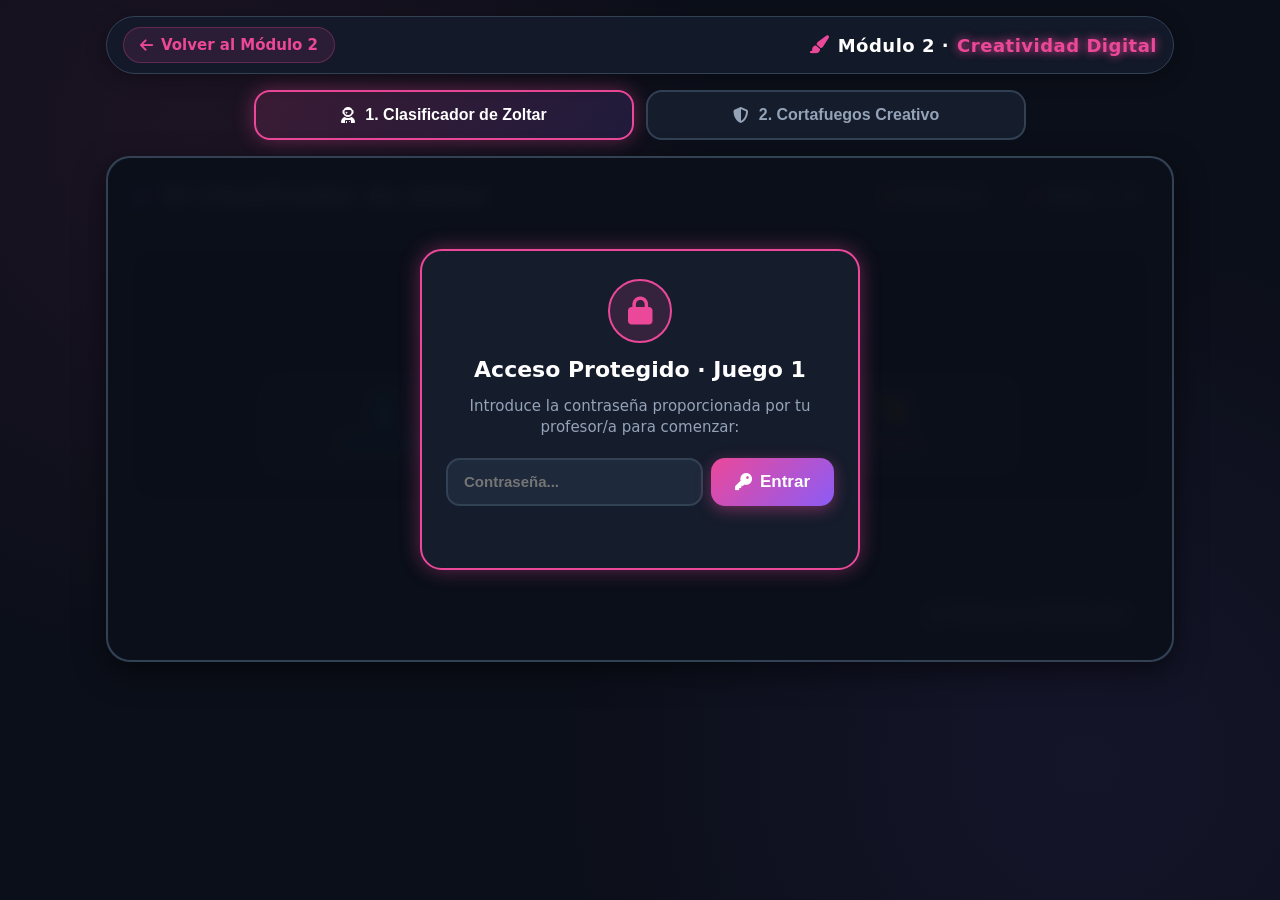
<file: creatividad_juegos.html>
<!DOCTYPE html>
<html lang="es">
<head>
<meta charset="UTF-8">
<meta name="viewport" content="width=device-width, initial-scale=1.0">
<title>Módulo 2 · Minijuegos de Creatividad Digital</title>

<!-- FontAwesome CDN para iconos -->
<link rel="stylesheet" href="https://cdnjs.cloudflare.com/ajax/libs/font-awesome/6.5.1/css/all.min.css">

<style>
/* ==========================================================================
   ESTILOS GENERALES Y TEMA CYBER-NEON (MÓDULO 2 - CREATIVIDAD DIGITAL)
   ========================================================================== */
:root {
  --bg-dark: #0b0f19;
  --bg-card: #151c2c;
  --bg-card-light: #1e293b;
  --text-main: #f8fafc;
  --text-muted: #94a3b8;
  --line-color: #334155;
  
  --neon-cyan: #00f0ff;
  --neon-blue: #2563eb;
  --neon-purple: #8b5cf6;
  --neon-pink: #ec4899;
  --neon-green: #10b981;
  --neon-red: #ef4444;
  --neon-yellow: #f59e0b;

  --shadow-purple: 0 0 20px rgba(139, 92, 246, 0.4);
  --shadow-pink: 0 0 20px rgba(236, 72, 153, 0.4);
  --shadow-green: 0 0 20px rgba(16, 185, 129, 0.4);
}

* {
  box-sizing: border-box;
  user-select: none;
  -webkit-user-select: none;
}

html, body {
  margin: 0;
  padding: 0;
  width: 100%;
  min-height: 100%;
  background-color: var(--bg-dark);
  background-image: 
    radial-gradient(circle at 15% 15%, rgba(236, 72, 153, 0.08), transparent 40%),
    radial-gradient(circle at 85% 85%, rgba(139, 92, 246, 0.08), transparent 40%);
  color: var(--text-main);
  font-family: 'Segoe UI', system-ui, -apple-system, sans-serif;
  overflow-x: hidden;
  overflow-y: auto;
}

.app-container {
  max-width: 1100px;
  min-height: 100vh;
  margin: 0 auto;
  padding: 16px;
  display: flex;
  flex-direction: column;
  gap: 16px;
}

.topbar {
  display: flex;
  justify-content: space-between;
  align-items: center;
  gap: 12px;
  flex-wrap: wrap;
  padding: 10px 16px;
  background: rgba(21, 28, 44, 0.85);
  backdrop-filter: blur(8px);
  border: 1px solid var(--line-color);
  border-radius: 999px;
  box-shadow: 0 4px 20px rgba(0, 0, 0, 0.3);
}

.back-btn {
  display: inline-flex;
  align-items: center;
  gap: 8px;
  color: var(--neon-pink);
  text-decoration: none;
  font-weight: 800;
  font-size: 15px;
  padding: 8px 16px;
  border-radius: 999px;
  background: rgba(236, 72, 153, 0.1);
  border: 1px solid rgba(236, 72, 153, 0.3);
  transition: all 0.2s ease;
}

.back-btn:hover {
  background: rgba(236, 72, 153, 0.2);
  box-shadow: var(--shadow-pink);
  transform: translateY(-1px);
}

.brand-title {
  font-weight: 900;
  font-size: 18px;
  letter-spacing: 0.5px;
  color: #fff;
  display: flex;
  align-items: center;
  gap: 8px;
}

.brand-title span {
  color: var(--neon-pink);
  text-shadow: 0 0 10px var(--neon-pink);
}

.tabs-nav {
  display: flex;
  justify-content: center;
  gap: 12px;
}

.tab-btn {
  flex: 1;
  max-width: 380px;
  padding: 14px 20px;
  border: 2px solid var(--line-color);
  background: var(--bg-card);
  color: var(--text-muted);
  font-weight: 800;
  font-size: 16px;
  border-radius: 16px;
  cursor: pointer;
  display: flex;
  align-items: center;
  justify-content: center;
  gap: 10px;
  transition: all 0.25s ease;
}

.tab-btn:hover {
  border-color: var(--neon-pink);
  color: #fff;
}

.tab-btn.active {
  background: linear-gradient(135deg, rgba(236, 72, 153, 0.15), rgba(139, 92, 246, 0.15));
  border-color: var(--neon-pink);
  color: #fff;
  box-shadow: var(--shadow-pink);
}

.game-panel {
  display: none;
  position: relative;
  background: var(--bg-card);
  border: 2px solid var(--line-color);
  border-radius: 24px;
  padding: 20px;
  box-shadow: 0 10px 30px rgba(0,0,0,0.5);
  flex-direction: column;
  gap: 16px;
  min-height: 480px;
}

.game-panel.active {
  display: flex;
}

.game-header {
  display: flex;
  justify-content: space-between;
  align-items: center;
  flex-wrap: wrap;
  gap: 12px;
  border-bottom: 1px solid var(--line-color);
  padding-bottom: 14px;
}

.game-header h2 {
  margin: 0;
  font-size: 24px;
  font-weight: 900;
  color: #fff;
  display: flex;
  align-items: center;
  gap: 10px;
}

.game-stats {
  display: flex;
  align-items: center;
  gap: 12px;
  flex-wrap: wrap;
}

.stat-badge {
  background: var(--bg-card-light);
  border: 1px solid var(--line-color);
  padding: 8px 14px;
  border-radius: 999px;
  font-weight: 800;
  font-size: 15px;
  display: flex;
  align-items: center;
  gap: 6px;
}

.stat-badge i { color: var(--neon-pink); }

/* Juego 1: El Clasificador de Zoltar */
.zoltar-card-area {
  display: flex;
  flex-direction: column;
  align-items: center;
  justify-content: center;
  gap: 20px;
  background: var(--bg-dark);
  border: 2px dashed var(--neon-purple);
  border-radius: 20px;
  padding: 30px 20px;
  text-align: center;
  position: relative;
  overflow: hidden;
  box-shadow: inset 0 0 30px rgba(139, 92, 246, 0.1);
  transition: all 0.3s ease;
}

.zoltar-card-area.correct-flash {
  border-color: var(--neon-green);
  box-shadow: 0 0 30px rgba(16, 185, 129, 0.4);
}

.zoltar-card-area.wrong-flash {
  border-color: var(--neon-red);
  box-shadow: 0 0 30px rgba(239, 68, 68, 0.4);
}

.zoltar-prompt-text {
  font-size: 26px;
  font-weight: 900;
  color: #fff;
  letter-spacing: 0.5px;
  line-height: 1.4;
  max-width: 700px;
  text-shadow: 0 0 10px rgba(255, 255, 255, 0.3);
}

.zoltar-buttons-grid {
  display: grid;
  grid-template-columns: repeat(3, 1fr);
  gap: 16px;
  width: 100%;
  max-width: 750px;
  margin: 10px auto 0;
}

.zoltar-btn {
  background: var(--bg-card-light);
  border: 2px solid var(--line-color);
  color: var(--text-main);
  padding: 16px 12px;
  border-radius: 16px;
  font-size: 18px;
  font-weight: 900;
  cursor: pointer;
  display: flex;
  flex-direction: column;
  align-items: center;
  gap: 8px;
  transition: all 0.25s ease;
}

.zoltar-btn i { font-size: 28px; }

.zoltar-btn.btn-personaje { border-color: rgba(0, 240, 255, 0.4); color: var(--neon-cyan); }
.zoltar-btn.btn-personaje:hover { background: rgba(0, 240, 255, 0.15); box-shadow: var(--shadow-cyan); transform: translateY(-2px); }

.zoltar-btn.btn-mundo { border-color: rgba(139, 92, 246, 0.4); color: var(--neon-purple); }
.zoltar-btn.btn-mundo:hover { background: rgba(139, 92, 246, 0.15); box-shadow: var(--shadow-purple); transform: translateY(-2px); }

.zoltar-btn.btn-trama { border-color: rgba(245, 158, 11, 0.4); color: var(--neon-yellow); }
.zoltar-btn.btn-trama:hover { background: rgba(245, 158, 11, 0.15); box-shadow: 0 0 20px rgba(245, 158, 11, 0.4); transform: translateY(-2px); }

.feedback-box {
  min-height: 54px;
  display: flex;
  align-items: center;
  justify-content: center;
  padding: 12px 20px;
  border-radius: 14px;
  font-weight: 800;
  font-size: 17px;
  text-align: center;
  opacity: 0;
  transition: opacity 0.3s ease;
}
.feedback-box.show { opacity: 1; }
.feedback-box.ok { background: rgba(16, 185, 129, 0.15); border: 1px solid var(--neon-green); color: var(--neon-green); }
.feedback-box.bad { background: rgba(239, 68, 68, 0.15); border: 1px solid var(--neon-red); color: var(--neon-red); }

/* Juego 2: El Cortafuegos Creativo */
.firewall-container {
  display: flex;
  flex-direction: column;
  gap: 12px;
  max-width: 800px;
  margin: 0 auto;
  width: 100%;
}

.puzzle-list {
  display: flex;
  flex-direction: column;
  gap: 12px;
  list-style: none;
  padding: 0;
  margin: 0;
}

.puzzle-item {
  background: var(--bg-card-light);
  border: 2px solid var(--line-color);
  border-radius: 16px;
  padding: 16px 20px;
  display: flex;
  align-items: center;
  justify-content: space-between;
  gap: 14px;
  cursor: grab;
  transition: all 0.25s ease;
  box-shadow: 0 4px 12px rgba(0, 0, 0, 0.2);
}

.puzzle-item:active { cursor: grabbing; }

.puzzle-item.dragging {
  opacity: 0.4;
  border-color: var(--neon-pink);
  box-shadow: var(--shadow-pink);
}

.puzzle-item.locked-success {
  background: rgba(16, 185, 129, 0.15);
  border-color: var(--neon-green);
  box-shadow: var(--shadow-green);
}

.puzzle-handle {
  color: var(--neon-pink);
  font-size: 20px;
  display: flex;
  align-items: center;
  gap: 10px;
}

.puzzle-number {
  background: var(--bg-dark);
  color: var(--neon-pink);
  border: 1px solid var(--neon-pink);
  width: 32px;
  height: 32px;
  border-radius: 50%;
  display: flex;
  align-items: center;
  justify-content: center;
  font-weight: 900;
  font-size: 15px;
}

.puzzle-text {
  flex: 1;
  font-size: 18px;
  font-weight: 700;
  color: #fff;
  line-height: 1.4;
}

.puzzle-controls {
  display: flex;
  flex-direction: column;
  gap: 4px;
}

.move-btn {
  background: var(--bg-dark);
  border: 1px solid var(--line-color);
  color: var(--text-main);
  border-radius: 8px;
  width: 36px;
  height: 32px;
  display: flex;
  align-items: center;
  justify-content: center;
  cursor: pointer;
  font-size: 14px;
}

.move-btn:hover {
  background: var(--neon-pink);
  color: var(--bg-dark);
}

.firewall-giant-banner {
  display: none;
  background: linear-gradient(135deg, #065f46, #10b981);
  border: 4px solid var(--neon-green);
  border-radius: 24px;
  padding: 30px 20px;
  text-align: center;
  box-shadow: 0 0 50px rgba(16, 185, 129, 0.6);
  animation: pulseGlow 1.5s infinite alternate;
  margin-top: 10px;
}

.firewall-giant-banner h1 {
  margin: 0;
  font-size: clamp(24px, 4vw, 36px);
  font-weight: 900;
  color: #ffffff;
  text-transform: uppercase;
  letter-spacing: 1px;
  text-shadow: 0 2px 10px rgba(0,0,0,0.5);
}

@keyframes pulseGlow {
  from { box-shadow: 0 0 20px rgba(16, 185, 129, 0.4); transform: scale(0.99); }
  to { box-shadow: 0 0 50px rgba(16, 185, 129, 0.8); transform: scale(1.01); }
}

.action-btn {
  background: linear-gradient(135deg, var(--neon-pink), var(--neon-purple));
  color: #fff; border: none; border-radius: 14px; padding: 14px 24px;
  font-size: 17px; font-weight: 800; cursor: pointer;
  box-shadow: 0 4px 15px rgba(236, 72, 153, 0.4); transition: all 0.2s ease;
  display: inline-flex; align-items: center; justify-content: center; gap: 8px; text-decoration: none;
}
.action-btn:hover { transform: translateY(-2px); box-shadow: 0 6px 20px rgba(236, 72, 153, 0.6); }
.action-btn.secondary { background: var(--bg-card-light); border: 1px solid var(--line-color); box-shadow: none; }
.action-btn.secondary:hover { background: #334155; }
.action-btn.green { background: linear-gradient(135deg, #059669, #10b981); box-shadow: var(--shadow-green); }

.toast-alert {
  position: absolute; top: 16px; left: 50%;
  transform: translateX(-50%) translateY(-100px);
  background: #ef4444; color: #fff; padding: 12px 20px; border-radius: 999px;
  font-weight: 800; font-size: 15px; box-shadow: 0 8px 25px rgba(239, 68, 68, 0.5);
  display: flex; align-items: center; gap: 10px; z-index: 120;
  transition: transform 0.3s cubic-bezier(0.175, 0.885, 0.32, 1.275);
  text-align: center; max-width: 90%;
}
.toast-alert.show { transform: translateX(-50%) translateY(0); }

/* ==========================================================================
   ESTILOS PANTALLA DE BLOQUEO / CONTRASEÑA
   ========================================================================== */
.lock-overlay {
  position: absolute;
  top: 0; left: 0; right: 0; bottom: 0;
  background: rgba(11, 15, 25, 0.96);
  backdrop-filter: blur(8px);
  display: flex;
  flex-direction: column;
  justify-content: center;
  align-items: center;
  padding: 24px;
  text-align: center;
  z-index: 150;
  border-radius: 24px;
}

.lock-card {
  background: var(--bg-card);
  border: 2px solid var(--neon-pink);
  border-radius: 22px;
  padding: 28px 24px;
  max-width: 440px;
  width: 100%;
  box-shadow: var(--shadow-pink);
  display: flex;
  flex-direction: column;
  align-items: center;
  gap: 14px;
  animation: popIn 0.3s ease;
}

.lock-icon {
  width: 64px;
  height: 64px;
  background: rgba(236, 72, 153, 0.15);
  border: 2px solid var(--neon-pink);
  border-radius: 50%;
  display: flex;
  align-items: center;
  justify-content: center;
  font-size: 28px;
  color: var(--neon-pink);
}

.lock-card h3 {
  margin: 0;
  font-size: 22px;
  color: #fff;
  font-weight: 900;
}

.lock-card p {
  margin: 0;
  font-size: 15px;
  color: var(--text-muted);
  line-height: 1.4;
}

.pass-input-group {
  display: flex;
  gap: 8px;
  width: 100%;
  margin-top: 6px;
}

.pass-input-group input {
  flex: 1;
  background: var(--bg-card-light);
  border: 2px solid var(--line-color);
  border-radius: 14px;
  padding: 12px 16px;
  color: #fff;
  font-size: 15px;
  font-weight: 700;
  outline: none;
  transition: border-color 0.2s ease;
}

.pass-input-group input:focus {
  border-color: var(--neon-pink);
}

.pass-error {
  color: var(--neon-red);
  font-weight: 800;
  font-size: 14px;
  min-height: 20px;
}

@keyframes popIn {
  from { opacity: 0; transform: scale(0.9); }
  to { opacity: 1; transform: scale(1); }
}

@media (max-width: 768px) {
  .zoltar-buttons-grid { grid-template-columns: 1fr; }
  .zoltar-prompt-text { font-size: 20px; }
  .puzzle-item { padding: 12px; }
  .puzzle-text { font-size: 15px; }
  .tab-btn { font-size: 14px; padding: 10px 12px; }
}
</style>
</head>
<body>

<div class="app-container">
  
  <header class="topbar">
    <a href="modulo_2_creatividad_digital.html" class="back-btn">
      <i class="fa-solid fa-arrow-left"></i> Volver al Módulo 2
    </a>
    <div class="brand-title">
      <i class="fa-solid fa-paint-brush" style="color: var(--neon-pink);"></i>
      Módulo 2 · <span>Creatividad Digital</span>
    </div>
  </header>

  <nav class="tabs-nav">
    <button class="tab-btn active" id="tabGame1Btn" onclick="switchGame(1)">
      <i class="fa-solid fa-user-astronaut"></i> 1. Clasificador de Zoltar
    </button>
    <button class="tab-btn" id="tabGame2Btn" onclick="switchGame(2)">
      <i class="fa-solid fa-shield-halved"></i> 2. Cortafuegos Creativo
    </button>
  </nav>

  <!-- ==========================================================================
       JUEGO 1: EL CLASIFICADOR DE ZOLTAR
       ========================================================================== -->
  <main class="game-panel active" id="game1Panel">
    
    <!-- Bloqueo por contraseña para Juego 1 -->
    <div class="lock-overlay" id="g1LockOverlay">
      <div class="lock-card">
        <div class="lock-icon"><i class="fa-solid fa-lock"></i></div>
        <h3>Acceso Protegido · Juego 1</h3>
        <p>Introduce la contraseña proporcionada por tu profesor/a para comenzar:</p>
        <div class="pass-input-group">
          <input type="text" id="g1PassInput" placeholder="Contraseña..." autocomplete="off" onkeypress="if(event.key==='Enter') checkPass(1)">
          <button class="action-btn" onclick="checkPass(1)"><i class="fa-solid fa-key"></i> Entrar</button>
        </div>
        <div class="pass-error" id="g1PassError"></div>
      </div>
    </div>

    <div class="game-header">
      <h2><i class="fa-solid fa-wand-magic-sparkles" style="color: var(--neon-purple);"></i> El Clasificador de Zoltar</h2>
      <div class="game-stats">
        <div class="stat-badge" title="Puntuación acumulada">
          <i class="fa-solid fa-star" style="color: var(--neon-yellow);"></i> Puntos: <span id="zScore">0</span>
        </div>
        <div class="stat-badge" title="Tarjeta actual">
          <i class="fa-solid fa-layer-group"></i> Reto: <span id="zProgress">1 / 4</span>
        </div>
      </div>
    </div>

    <div class="zoltar-card-area" id="zCardArea">
      <div style="font-size: 14px; color: var(--neon-purple); font-weight: 800; text-transform: uppercase; letter-spacing: 1px;">
        <i class="fa-solid fa-robot"></i> Analiza el texto y clasifícalo
      </div>
      <div class="zoltar-prompt-text" id="zPromptText">
        "Relly, una joven aventurera"
      </div>
      
      <div class="zoltar-buttons-grid">
        <button class="zoltar-btn btn-personaje" onclick="classifyZoltar('Personaje')">
          <i class="fa-solid fa-user-ninja"></i>
          <span>Personaje</span>
        </button>
        <button class="zoltar-btn btn-mundo" onclick="classifyZoltar('Mundo')">
          <i class="fa-solid fa-earth-americas"></i>
          <span>Mundo</span>
        </button>
        <button class="zoltar-btn btn-trama" onclick="classifyZoltar('Trama')">
          <i class="fa-solid fa-scroll"></i>
          <span>Trama</span>
        </button>
      </div>
    </div>

    <div class="feedback-box" id="zFeedback"></div>

    <div style="display: flex; justify-content: flex-end; margin-top: auto;">
      <button class="action-btn secondary" onclick="resetZoltar()">
        <i class="fa-solid fa-rotate-right"></i> Reiniciar Clasificador
      </button>
    </div>

  </main>

  <!-- ==========================================================================
       JUEGO 2: EL CORTAFUEGOS CREATIVO
       ========================================================================== -->
  <main class="game-panel" id="game2Panel">
    
    <!-- Bloqueo por contraseña para Juego 2 -->
    <div class="lock-overlay" id="g2LockOverlay">
      <div class="lock-card">
        <div class="lock-icon"><i class="fa-solid fa-lock"></i></div>
        <h3>Acceso Protegido · Juego 2</h3>
        <p>Introduce la contraseña proporcionada por tu profesor/a para comenzar:</p>
        <div class="pass-input-group">
          <input type="text" id="g2PassInput" placeholder="Contraseña..." autocomplete="off" onkeypress="if(event.key==='Enter') checkPass(2)">
          <button class="action-btn" onclick="checkPass(2)"><i class="fa-solid fa-key"></i> Entrar</button>
        </div>
        <div class="pass-error" id="g2PassError"></div>
      </div>
    </div>

    <div class="game-header">
      <h2><i class="fa-solid fa-shield-virus" style="color: var(--neon-green);"></i> El Cortafuegos Creativo</h2>
      <div class="game-stats">
        <div class="stat-badge" title="Estado de la barrera">
          <i class="fa-solid fa-lock"></i> Estado: <span id="fwStatus" style="color: var(--neon-yellow);">En prueba</span>
        </div>
      </div>
    </div>

    <div class="firewall-container">
      <p style="color: var(--text-muted); font-size: 16px; margin: 0 0 10px; text-align: center;">
        Arrastra las tarjetas o usa las <b>flechas ▲ ▼</b> para ordenarlas del <b>1 al 4</b> y construir la historia completa:
      </p>

      <ul class="puzzle-list" id="puzzleList"></ul>

      <div style="display: flex; justify-content: center; gap: 14px; margin-top: 10px;">
        <button class="action-btn green" id="checkFirewallBtn" onclick="checkFirewallOrder()">
          <i class="fa-solid fa-key"></i> Verificar Cortafuegos
        </button>
        <button class="action-btn secondary" onclick="resetFirewall()">
          <i class="fa-solid fa-shuffle"></i> Mezclar Bloques
        </button>
      </div>

      <div class="firewall-giant-banner" id="firewallBanner">
        <i class="fa-solid fa-shield-cat" style="font-size: 54px; color: #fff; margin-bottom: 12px;"></i>
        <h1>¡Estructura fijada! El cortafuegos creativo ha bloqueado al enemigo.</h1>
      </div>
    </div>

  </main>

  <div class="toast-alert" id="toast"><i class="fa-solid fa-triangle-exclamation"></i><span id="toastMsg"></span></div>

</div>

<script>
/* ==========================================================================
   SISTEMA DE CONTRASEÑAS POR MINIJUEGO
   ========================================================================== */
const PASSWORDS = {
  1: 'salchichas voladoras',
  2: 'tiburon electrico'
};

function normalizeStr(str) {
  return str ? str.trim().toLowerCase().normalize('NFD').replace(/[\u0300-\u036f]/g, '') : '';
}

function checkPass(gameNum) {
  const inputEl = document.getElementById(`g${gameNum}PassInput`);
  const errorEl = document.getElementById(`g${gameNum}PassError`);
  const overlayEl = document.getElementById(`g${gameNum}LockOverlay`);

  const userVal = normalizeStr(inputEl.value);
  const targetVal = normalizeStr(PASSWORDS[gameNum]);

  if (userVal === targetVal) {
    overlayEl.style.display = 'none';
    sessionStorage.setItem(`m2_g${gameNum}_unlocked`, 'true');
  } else {
    errorEl.textContent = '🔒 Contraseña incorrecta. Pídesela a tu profesor/a.';
    inputEl.style.borderColor = 'var(--neon-red)';
    setTimeout(() => {
      inputEl.style.borderColor = 'var(--line-color)';
    }, 1500);
  }
}

// Comprobar si ya fueron desbloqueados en la sesión actual
window.addEventListener('load', () => {
  if (sessionStorage.getItem('m2_g1_unlocked') === 'true') {
    document.getElementById('g1LockOverlay').style.display = 'none';
  }
  if (sessionStorage.getItem('m2_g2_unlocked') === 'true') {
    document.getElementById('g2LockOverlay').style.display = 'none';
  }
});

function switchGame(gameNum) {
  document.getElementById('tabGame1Btn').classList.toggle('active', gameNum === 1);
  document.getElementById('tabGame2Btn').classList.toggle('active', gameNum === 2);
  document.getElementById('game1Panel').classList.toggle('active', gameNum === 1);
  document.getElementById('game2Panel').classList.toggle('active', gameNum === 2);
}

function showToastMsg(msg) {
  const toast = document.getElementById('toast');
  document.getElementById('toastMsg').textContent = msg;
  toast.classList.add('show');
  setTimeout(() => toast.classList.remove('show'), 2800);
}

/* Juego 1: El Clasificador de Zoltar */
const ZOLTAR_CARDS = [
  { text: '"Relly, una joven aventurera"', category: 'Personaje', hint: 'Relly es la heroína principal de esta aventura.' },
  { text: '"El reino de Zoltar, bosques eternos"', category: 'Mundo', hint: 'Los bosques del reino describen el lugar u horizonte donde ocurre todo.' },
  { text: '"Zhara, la villana"', category: 'Personaje', hint: 'Zhara es el personaje antagonista de la historia.' },
  { text: '"Rick descubre un amuleto mágico"', category: 'Trama', hint: 'El hallazgo del amuleto es un acontecimiento clave de la acción (trama).' }
];

let zIndex = 0;
let zScore = 0;

function renderZoltar() {
  if (zIndex >= ZOLTAR_CARDS.length) {
    document.getElementById('zPromptText').innerHTML = '🎉 ¡Excelente! Has clasificado todas las tarjetas del reino.';
    document.querySelector('.zoltar-buttons-grid').style.display = 'none';
    const fb = document.getElementById('zFeedback');
    fb.className = 'feedback-box show ok';
    fb.textContent = `Puntuación final: ${zScore} puntos. ¡Conoces a la perfección las partes de una historia!`;
    return;
  }
  document.querySelector('.zoltar-buttons-grid').style.display = 'grid';
  const card = ZOLTAR_CARDS[zIndex];
  document.getElementById('zPromptText').textContent = card.text;
  document.getElementById('zProgress').textContent = `${zIndex + 1} / ${ZOLTAR_CARDS.length}`;
}

function classifyZoltar(choice) {
  const card = ZOLTAR_CARDS[zIndex];
  const area = document.getElementById('zCardArea');
  const fb = document.getElementById('zFeedback');

  if (choice === card.category) {
    zScore += 100;
    document.getElementById('zScore').textContent = zScore;
    area.classList.add('correct-flash');
    fb.className = 'feedback-box show ok';
    fb.textContent = `¡Correcto! ${card.hint}`;
    setTimeout(() => area.classList.remove('correct-flash'), 600);
    zIndex++;
    setTimeout(() => { renderZoltar(); }, 1200);
  } else {
    area.classList.add('wrong-flash');
    fb.className = 'feedback-box show bad';
    fb.textContent = `Casi. Piensa bien qué parte representa ese elemento de la historia.`;
    setTimeout(() => area.classList.remove('wrong-flash'), 600);
  }
}

function resetZoltar() {
  zIndex = 0;
  zScore = 0;
  document.getElementById('zScore').textContent = '0';
  document.getElementById('zFeedback').className = 'feedback-box';
  document.getElementById('zFeedback').textContent = '';
  renderZoltar();
}


/* Juego 2: El Cortafuegos Creativo */
const FIREWALL_CORRECT_STEPS = [
  "1. Personaje: Rick, un joven aventurero",
  "2. Mundo: El reino de Zoltar",
  "3. Problema: Descubre un amuleto que debe proteger",
  "4. Desenlace: Vence a la villana y salva su aldea"
];

let firewallItems = [
  "4. Desenlace: Vence a la villana y salva su aldea",
  "2. Mundo: El reino de Zoltar",
  "1. Personaje: Rick, un joven aventurero",
  "3. Problema: Descubre un amuleto que debe proteger"
];

let draggedIndex = null;

function renderFirewall() {
  const list = document.getElementById('puzzleList');
  list.innerHTML = '';
  document.getElementById('firewallBanner').style.display = 'none';
  document.getElementById('fwStatus').textContent = 'En prueba';
  document.getElementById('fwStatus').style.color = 'var(--neon-yellow)';
  document.getElementById('checkFirewallBtn').disabled = false;

  firewallItems.forEach((itemText, idx) => {
    const li = document.createElement('li');
    li.className = 'puzzle-item';
    li.draggable = true;
    li.dataset.index = idx;

    li.innerHTML = `
      <div class="puzzle-handle">
        <i class="fa-solid fa-grip-vertical"></i>
        <div class="puzzle-number">${idx + 1}</div>
      </div>
      <div class="puzzle-text">${itemText}</div>
      <div class="puzzle-controls">
        <button class="move-btn" onclick="moveItem(${idx}, -1)" ${idx === 0 ? 'disabled' : ''}><i class="fa-solid fa-chevron-up"></i></button>
        <button class="move-btn" onclick="moveItem(${idx}, 1)" ${idx === firewallItems.length - 1 ? 'disabled' : ''}><i class="fa-solid fa-chevron-down"></i></button>
      </div>
    `;

    li.addEventListener('dragstart', (e) => {
      draggedIndex = idx;
      li.classList.add('dragging');
      e.dataTransfer.effectAllowed = 'move';
    });

    li.addEventListener('dragend', () => {
      li.classList.remove('dragging');
    });

    li.addEventListener('dragover', (e) => {
      e.preventDefault();
      e.dataTransfer.dropEffect = 'move';
    });

    li.addEventListener('drop', (e) => {
      e.preventDefault();
      const targetIndex = parseInt(li.dataset.index);
      if (draggedIndex !== null && draggedIndex !== targetIndex) {
        const item = firewallItems.splice(draggedIndex, 1)[0];
        firewallItems.splice(targetIndex, 0, item);
        renderFirewall();
      }
    });

    list.appendChild(li);
  });
}

function moveItem(index, direction) {
  const newIndex = index + direction;
  if (newIndex < 0 || newIndex >= firewallItems.length) return;
  const temp = firewallItems[index];
  firewallItems[index] = firewallItems[newIndex];
  firewallItems[newIndex] = temp;
  renderFirewall();
}

function checkFirewallOrder() {
  let isCorrect = true;
  for (let i = 0; i < firewallItems.length; i++) {
    if (firewallItems[i] !== FIREWALL_CORRECT_STEPS[i]) {
      isCorrect = false; break;
    }
  }

  if (isCorrect) {
    document.getElementById('fwStatus').textContent = '¡Bloqueado & Seguro!';
    document.getElementById('fwStatus').style.color = 'var(--neon-green)';
    document.getElementById('firewallBanner').style.display = 'block';
    document.querySelectorAll('.puzzle-item').forEach(el => el.classList.add('locked-success'));
    showToastMsg('🛡️ ¡Cortafuegos activado con éxito! Has ordenado el mapa narrativo.');
  } else {
    showToastMsg('⚠️ El orden no es correcto todavía. Revisa la secuencia (Personaje ➔ Mundo ➔ Problema ➔ Desenlace).');
  }
}

function resetFirewall() {
  firewallItems = [
    "3. Problema: Descubre un amuleto que debe proteger",
    "1. Personaje: Rick, un joven aventurero",
    "4. Desenlace: Vence a la villana y salva su aldea",
    "2. Mundo: El reino de Zoltar"
  ];
  renderFirewall();
}

window.addEventListener('load', () => {
  renderZoltar();
  renderFirewall();
});
</script>

</body>
</html>
</file>
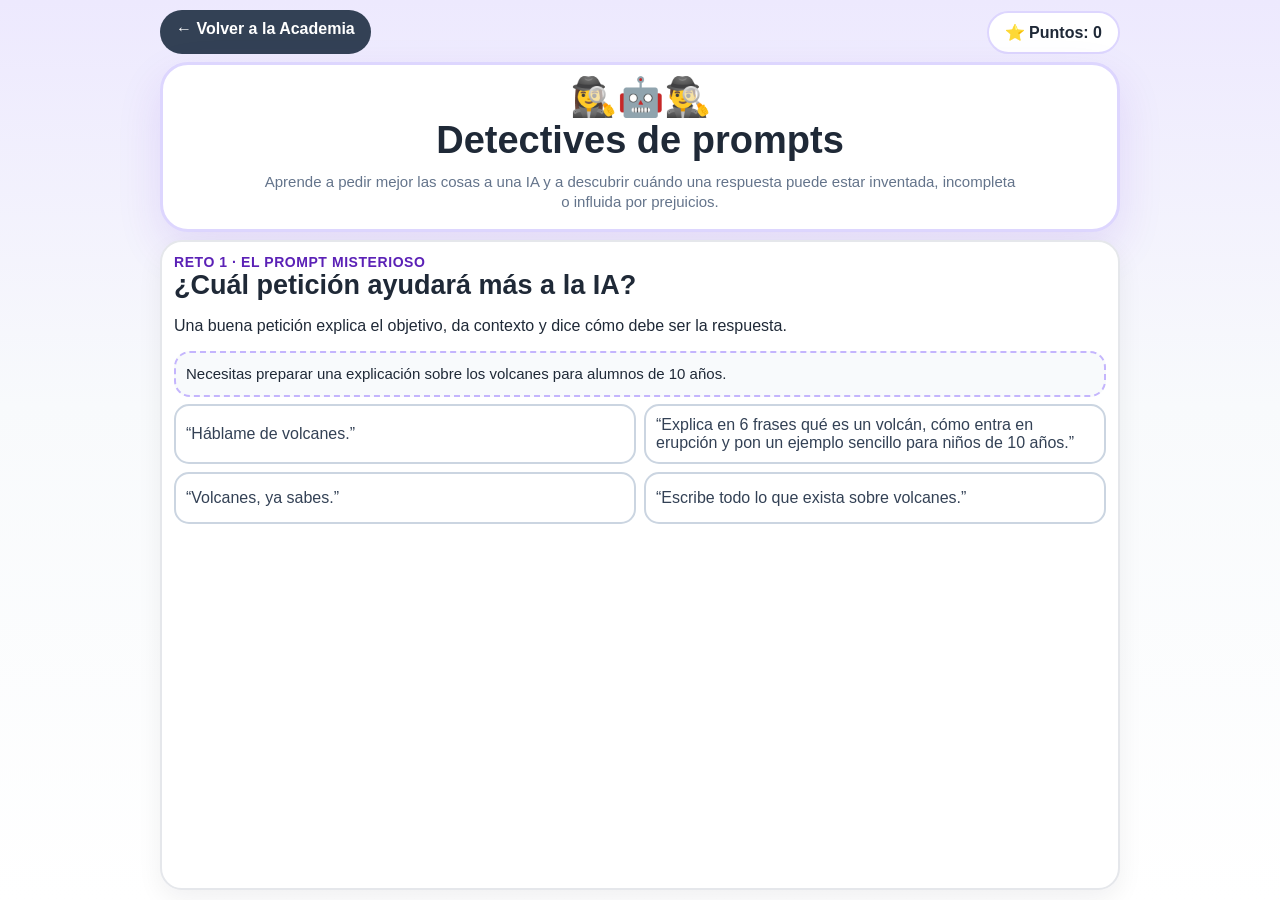
<file: detectives_de_prompts.html>
<!doctype html>
<html lang="es">
<head>
<meta charset="utf-8">
<meta name="viewport" content="width=device-width,initial-scale=1">
<title>Detectives de prompts: verdad, sesgo y alucinaciones</title>
<style>
:root{
  --bg:#f6f3ff;--card:#fff;--ink:#1f2937;--muted:#64748b;--primary:#6d28d9;
  --primary2:#8b5cf6;--green:#059669;--red:#dc2626;--yellow:#f59e0b;--line:#ddd6fe;
}
*{box-sizing:border-box}
body{margin:0;background:linear-gradient(180deg,#ede9fe 0,#f8fafc 45%,#fff 100%);color:var(--ink);font-family:Arial,Helvetica,sans-serif;min-height:100vh}
main{max-width:980px;margin:auto;padding:20px}
.topbar{display:flex;justify-content:space-between;gap:12px;align-items:center;flex-wrap:wrap;margin-bottom:16px}
.back{display:inline-block;text-decoration:none;color:#fff;background:#334155;padding:10px 16px;border-radius:999px;font-weight:700}
.score{background:#fff;border:2px solid var(--line);border-radius:999px;padding:10px 16px;font-weight:800}
.hero{background:var(--card);border:3px solid var(--line);border-radius:28px;padding:24px;box-shadow:0 18px 45px rgba(109,40,217,.12);text-align:center}
h1{margin:0 0 10px;font-size:clamp(30px,6vw,48px)}
.lead{font-size:19px;color:var(--muted);max-width:760px;margin:0 auto 16px;line-height:1.5}
.badges{display:flex;justify-content:center;gap:8px;flex-wrap:wrap}.badge{background:#ede9fe;color:#5b21b6;padding:8px 12px;border-radius:999px;font-weight:700}
.panel{background:#fff;border:2px solid #e5e7eb;border-radius:22px;padding:20px;margin-top:18px;box-shadow:0 10px 26px rgba(15,23,42,.06)}
.panel h2{margin-top:0;font-size:27px}.mission{color:#5b21b6;font-weight:800;letter-spacing:.04em;text-transform:uppercase;font-size:14px}
.prompt-box{background:#f8fafc;border:2px dashed #c4b5fd;border-radius:16px;padding:16px;font-size:18px;line-height:1.45;margin:14px 0;text-align:left}
.options{display:grid;grid-template-columns:repeat(2,minmax(0,1fr));gap:12px}
button{font:inherit;cursor:pointer;border:0;border-radius:15px;padding:15px 16px;font-weight:800;transition:.15s transform,.15s box-shadow}
button:hover{transform:translateY(-2px);box-shadow:0 7px 18px rgba(15,23,42,.14)}
.option{background:#fff;border:2px solid #cbd5e1;color:#334155;text-align:left;min-height:74px}.option.correct{border-color:var(--green);background:#ecfdf5}.option.wrong{border-color:var(--red);background:#fef2f2}
.primary{background:var(--primary);color:#fff}.secondary{background:#e2e8f0;color:#1e293b}.hidden{display:none!important}
.feedback{margin-top:14px;padding:14px 16px;border-radius:15px;line-height:1.45}.good{background:#ecfdf5;border:2px solid #6ee7b7}.bad{background:#fff7ed;border:2px solid #fdba74}
.builder{display:grid;grid-template-columns:1fr 1fr;gap:12px}.field{background:#fafafa;border:2px solid #e5e7eb;border-radius:15px;padding:12px;text-align:left}.field label{font-weight:800;display:block;margin-bottom:7px}.field select,.field input{width:100%;padding:11px;border:1px solid #cbd5e1;border-radius:10px;font-size:16px}
.result-prompt{background:#1e1b4b;color:#fff;border-radius:16px;padding:18px;line-height:1.5;margin-top:15px;text-align:left}
.fact-card{border:2px solid #cbd5e1;border-radius:17px;padding:16px;margin:12px 0;text-align:left}.fact-card h3{margin:0 0 8px}.tag{display:inline-block;padding:5px 9px;border-radius:999px;font-size:13px;font-weight:800}.tag-source{background:#dbeafe;color:#1d4ed8}.tag-no-source{background:#fee2e2;color:#b91c1c}
.checklist{display:grid;grid-template-columns:repeat(2,minmax(0,1fr));gap:10px;text-align:left}.check{padding:13px;background:#f8fafc;border-radius:14px;border:1px solid #e2e8f0}
.final{background:linear-gradient(135deg,#4c1d95,#7c3aed);color:#fff}.final p{color:#ede9fe}.stars{font-size:42px}
.small{font-size:14px;color:var(--muted);line-height:1.4}
@media(max-width:720px){.options,.builder,.checklist{grid-template-columns:1fr}.hero,.panel{padding:17px}button{width:100%}}

html,body{height:100%;overflow:hidden}main{height:100%;padding:10px;display:flex;flex-direction:column}.topbar{margin-bottom:8px}.hero{padding:10px;flex:0 0 auto}.hero>div:first-child{font-size:38px!important}.hero h1{font-size:clamp(25px,4.5vh,38px)}.lead{font-size:15px;line-height:1.3;margin-bottom:8px}.badges{display:none}.panel{margin-top:8px;padding:12px;flex:1;min-height:0;overflow:hidden}.panel h2{font-size:clamp(20px,3.5vh,27px);margin-bottom:5px}.prompt-box,.fact-card{padding:10px;margin:7px 0;font-size:15px}.options{gap:8px}.option,button{padding:10px;min-height:52px}.feedback{margin-top:7px;padding:9px}.builder{gap:7px}.field{padding:8px}.result-prompt{padding:10px;margin-top:8px}.small{display:none}@media(max-width:720px){.options,.builder,.checklist{grid-template-columns:repeat(2,minmax(0,1fr))}.hero{display:none}.panel{margin-top:0}}
.playing .hero{display:none}.playing .panel{margin-top:0}
</style>
</head>
<body>
<main>
  <div class="topbar">
    <a class="back" href="modulo_3_ia.html">← Volver a la Academia</a>
    <div class="score">⭐ Puntos: <span id="score">0</span></div>
  </div>

  <section class="hero">
    <div style="font-size:64px">🕵️‍♀️🤖🕵️‍♂️</div>
    <h1>Detectives de prompts</h1>
    <p class="lead">Aprende a pedir mejor las cosas a una IA y a descubrir cuándo una respuesta puede estar inventada, incompleta o influida por prejuicios.</p>
    <div class="badges"><span class="badge">Prompts claros</span><span class="badge">Verificación</span><span class="badge">Sesgos</span><span class="badge">Alucinaciones</span></div>
  </section>

  <section class="panel" id="mission1">
    <div class="mission">Reto 1 · El prompt misterioso</div>
    <h2>¿Cuál petición ayudará más a la IA?</h2>
    <p>Una buena petición explica el objetivo, da contexto y dice cómo debe ser la respuesta.</p>
    <div class="prompt-box">Necesitas preparar una explicación sobre los volcanes para alumnos de 10 años.</div>
    <div class="options">
      <button class="option" data-answer="bad" onclick="choosePrompt(this,false)">“Háblame de volcanes.”</button>
      <button class="option" data-answer="good" onclick="choosePrompt(this,true)">“Explica en 6 frases qué es un volcán, cómo entra en erupción y pon un ejemplo sencillo para niños de 10 años.”</button>
      <button class="option" data-answer="bad" onclick="choosePrompt(this,false)">“Volcanes, ya sabes.”</button>
      <button class="option" data-answer="bad" onclick="choosePrompt(this,false)">“Escribe todo lo que exista sobre volcanes.”</button>
    </div>
    <div id="feedback1" class="feedback hidden"></div>
    <button id="next1" class="primary hidden" style="margin-top:14px" onclick="showMission(2)">Siguiente reto →</button>
  </section>

  <section class="panel hidden" id="mission2">
    <div class="mission">Reto 2 · Construye un superprompt</div>
    <h2>Combina las piezas</h2>
    <p>Abre cada menú desplegable y elige una opción. Después pulsa «Construir prompt mágico».</p>
    <div class="builder">
      <div class="field"><label for="role">1. Papel de la IA</label><select id="role"><option>Actúa como profesor de ciencias</option><option>Actúa como periodista</option><option>Actúa como entrenador de debate</option></select></div>
      <div class="field"><label for="goal">2. Objetivo</label><select id="goal"><option>explicar por qué llueve</option><option>comparar perros y gatos</option><option>crear cinco preguntas sobre el sistema solar</option></select></div>
      <div class="field"><label for="audience">3. Para quién</label><select id="audience"><option>para niños de 9 a 12 años</option><option>para un experto universitario</option><option>para una familia</option></select></div>
      <div class="field"><label for="format">4. Formato</label><select id="format"><option>en una lista de 5 puntos y con un ejemplo</option><option>en una tabla sencilla</option><option>en menos de 100 palabras</option></select></div>
    </div>
    <button class="primary" style="margin-top:14px" onclick="buildPrompt()">Construir prompt mágico ✨</button>
    <div id="builtPrompt" class="result-prompt hidden"></div>
    <div id="feedback2" class="feedback good hidden"><b>Bien hecho.</b> Has añadido papel, objetivo, público y formato. Cuanto más clara sea la misión, menos tendrá que adivinar la IA.</div>
    <button id="next2" class="primary hidden" style="margin-top:14px" onclick="showMission(3)">Siguiente reto →</button>
  </section>

  <section class="panel hidden" id="mission3">
    <div class="mission">Reto 3 · Cazadores de alucinaciones</div>
    <h2>¿Qué respuesta merece desconfianza?</h2>
    <div class="fact-card"><h3>Respuesta A</h3><p>“Los pulpos tienen tres corazones. Puedes comprobarlo en una enciclopedia de animales o en una web científica.”</p><span class="tag tag-source">Propone verificar</span></div>
    <div class="fact-card"><h3>Respuesta B</h3><p>“En 1842, la astronauta española Clara Sol inventó el primer cohete de chocolate y viajó a Marte.”</p><span class="tag tag-no-source">Dato extraordinario sin fuente</span></div>
    <div class="options">
      <button class="option" onclick="hallucination(this,false)">La respuesta A</button>
      <button class="option" onclick="hallucination(this,true)">La respuesta B</button>
    </div>
    <div id="feedback3" class="feedback hidden"></div>
    <div id="verifyBox" class="hidden" style="margin-top:15px">
      <h3>La regla de las 3 preguntas</h3>
      <div class="checklist"><div class="check">🔎 ¿Da una fuente concreta?</div><div class="check">🧩 ¿Coincide con lo que ya sabemos?</div><div class="check">📚 ¿Puedo comprobarlo en dos lugares fiables?</div><div class="check">⚠️ ¿Suena demasiado increíble o exacto?</div></div>
    </div>
    <button id="next3" class="primary hidden" style="margin-top:14px" onclick="showMission(4)">Siguiente reto →</button>
  </section>

  <section class="panel hidden" id="mission4">
    <div class="mission">Reto 4 · El radar de sesgos</div>
    <h2>Detecta la generalización injusta</h2>
    <div class="prompt-box">Pregunta: “¿Quién puede ser buen programador?”</div>
    <div class="options">
      <button class="option" onclick="bias(this,false)">“Normalmente los chicos, porque se les da mejor la tecnología.”</button>
      <button class="option" onclick="bias(this,true)">“Cualquier persona puede aprender. Influyen la práctica, la enseñanza, la curiosidad y las oportunidades.”</button>
    </div>
    <div id="feedback4" class="feedback hidden"></div>
    <div id="biasTip" class="feedback good hidden"><b>Truco detective:</b> desconfía de respuestas que dicen que “todos”, “ninguno”, “los chicos”, “las chicas” o “la gente de un país” son siempre de una manera. Una IA puede repetir prejuicios presentes en sus datos.</div>
    <button id="next4" class="primary hidden" style="margin-top:14px" onclick="showMission(5)">Ver misión final →</button>
  </section>

  <section class="panel hidden" id="mission5">
    <div class="mission">Misión final · Respuesta responsable</div>
    <h2>Mejora esta petición</h2>
    <div class="prompt-box">“Dime cuál es el mejor animal del mundo y asegúrame que es verdad.”</div>
    <p>¿Qué cambio hace la petición más honesta y útil?</p>
    <div class="options">
      <button class="option" onclick="finalChallenge(this,false)">“Dime sin ninguna duda que el delfín es el mejor animal.”</button>
      <button class="option" onclick="finalChallenge(this,true)">“Compara tres animales según inteligencia, adaptación y relación con humanos. Aclara que ‘mejor’ es una opinión y cita datos que puedan comprobarse.”</button>
    </div>
    <div id="feedback5" class="feedback hidden"></div>
    <button id="finish" class="primary hidden" style="margin-top:14px" onclick="finishGame()">Completar misión 🏆</button>
  </section>

  <section class="panel final hidden" id="finalPanel">
    <div class="stars">🌟🌟🌟</div><h2>¡Título de Detective de IA conseguido!</h2>
    <p>Ya sabes crear prompts más claros, comprobar datos, detectar alucinaciones y reconocer generalizaciones con sesgo.</p>
    <div class="checklist"><div class="check" style="color:#1f2937">1. Pide contexto y formato.</div><div class="check" style="color:#1f2937">2. No confundas seguridad con verdad.</div><div class="check" style="color:#1f2937">3. Comprueba los datos importantes.</div><div class="check" style="color:#1f2937">4. Busca lenguaje injusto o generalizaciones.</div></div>
    <button class="secondary" style="margin-top:16px" onclick="location.reload()">Jugar otra vez</button>
  </section>

  <p class="small">Nota para adultos: esta actividad presenta ejemplos simplificados. En una sesión presencial conviene pedir a los niños que expliquen en voz alta por qué confían o desconfían de cada respuesta.</p>
</main>
<script>
let points=0;const $=id=>document.getElementById(id);
function addPoints(n){points+=n;$('score').textContent=points}
function lockOptions(section){section.querySelectorAll('.option').forEach(b=>b.disabled=true)}
function showMission(n){document.body.classList.add('playing');document.querySelectorAll('[id^="mission"]').forEach(x=>x.classList.add('hidden'));$('mission'+n).classList.remove('hidden');window.scrollTo({top:0,behavior:'smooth'})}
function choosePrompt(btn,ok){const box=$('feedback1');lockOptions($('mission1'));btn.classList.add(ok?'correct':'wrong');box.className='feedback '+(ok?'good':'bad');box.innerHTML=ok?'<b>¡Correcto!</b> La petición dice el tema, la edad, la extensión y lo que debe incluir.':'<b>Casi.</b> Esa petición deja demasiadas decisiones sin explicar. La IA tendrá que adivinar qué necesitas.';box.classList.remove('hidden');if(ok)addPoints(20);$('next1').classList.remove('hidden')}
function buildPrompt(){const text=`${$('role').value}. Tu tarea es ${$('goal').value}, ${$('audience').value}, ${$('format').value}. Usa lenguaje claro y avisa si algún dato necesita comprobarse.`;$('builtPrompt').textContent=text;$('builtPrompt').classList.remove('hidden');$('feedback2').classList.remove('hidden');$('next2').classList.remove('hidden');if(!$('builtPrompt').dataset.done){addPoints(20);$('builtPrompt').dataset.done='1'}}
function hallucination(btn,ok){lockOptions($('mission3'));btn.classList.add(ok?'correct':'wrong');const f=$('feedback3');f.className='feedback '+(ok?'good':'bad');f.innerHTML=ok?'<b>¡Detectada!</b> La respuesta inventa una persona y un hecho extraordinario. Que una frase suene segura no significa que sea verdadera.':'<b>Revisa las pistas.</b> La respuesta A incluye un dato conocido y además anima a comprobarlo. La B presenta una historia extraordinaria sin evidencia.';f.classList.remove('hidden');$('verifyBox').classList.remove('hidden');$('next3').classList.remove('hidden');if(ok)addPoints(20)}
function bias(btn,ok){lockOptions($('mission4'));btn.classList.add(ok?'correct':'wrong');const f=$('feedback4');f.className='feedback '+(ok?'good':'bad');f.innerHTML=ok?'<b>Bien visto.</b> La capacidad no depende del sexo. La respuesta evita una generalización injusta y explica factores reales de aprendizaje.':'<b>Eso contiene un sesgo.</b> Generaliza sobre un grupo entero sin pruebas y puede limitar injustamente a otras personas.';f.classList.remove('hidden');$('biasTip').classList.remove('hidden');$('next4').classList.remove('hidden');if(ok)addPoints(20)}
function finalChallenge(btn,ok){lockOptions($('mission5'));btn.classList.add(ok?'correct':'wrong');const f=$('feedback5');f.className='feedback '+(ok?'good':'bad');f.innerHTML=ok?'<b>Excelente.</b> La petición separa opiniones de hechos, define criterios y pide datos comprobables.':'<b>No es una petición fiable.</b> Obliga a la IA a confirmar una opinión como si fuera un hecho.';f.classList.remove('hidden');$('finish').classList.remove('hidden');if(ok)addPoints(20)}
function finishGame(){$('mission5').classList.add('hidden');$('finalPanel').classList.remove('hidden');window.scrollTo({top:0,behavior:'smooth'})}
</script>
<script src="js/accessibility.js"></script>
</body>
</html>
</file>
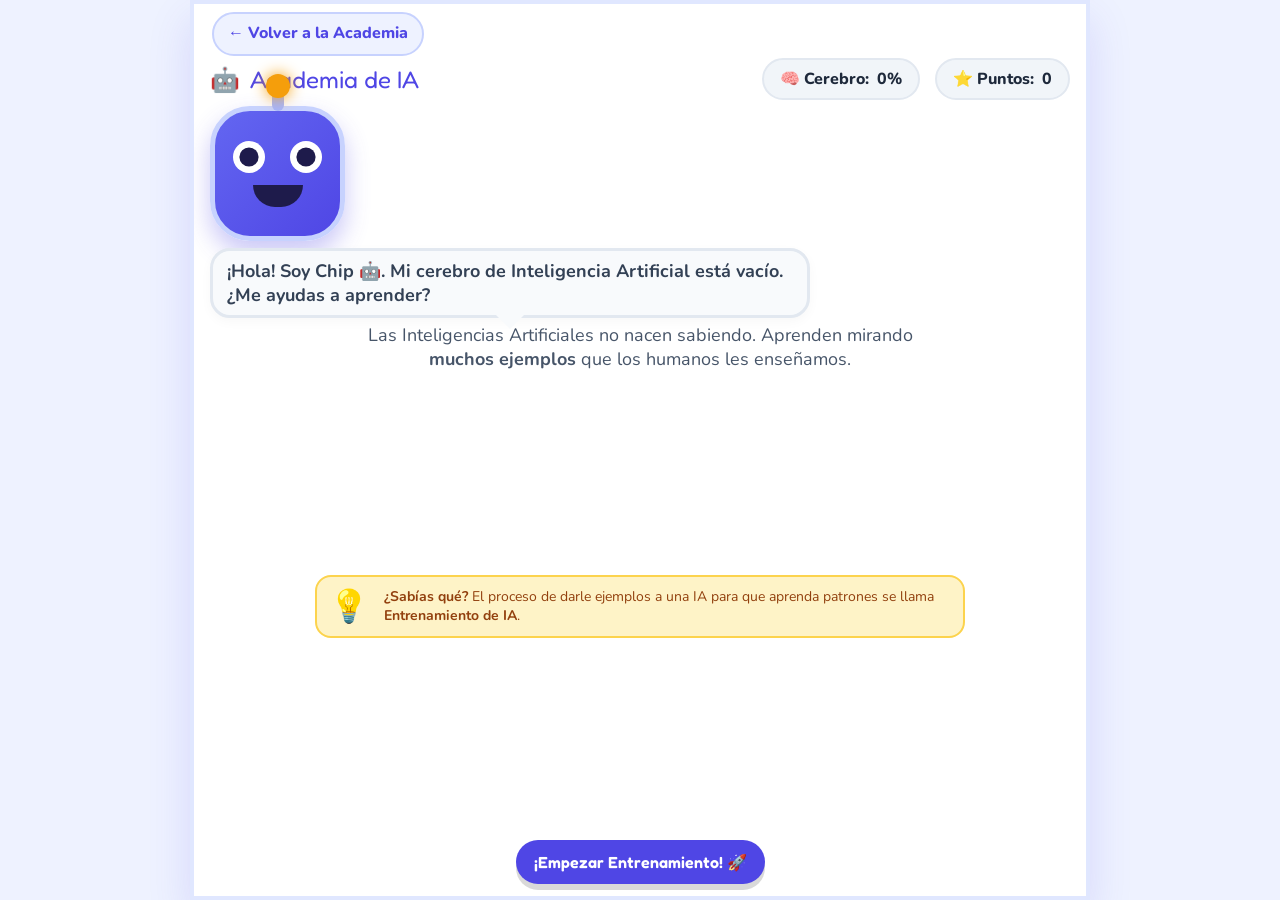
<file: entrena_a_chip_juego_de_ia.html>
<!DOCTYPE html>
<html lang="es">
<head>
    <meta charset="UTF-8">
    <meta name="viewport" content="width=device-width, initial-scale=1.0">
    <title>¡Entrena a Chip, el Robot IA!</title>
    <link rel="preconnect" href="https://fonts.googleapis.com">
    <link rel="preconnect" href="https://fonts.gstatic.com" crossorigin>
    <link href="https://fonts.googleapis.com/css2?family=Fredoka:wght@400;600;700&family=Nunito:wght@400;700;800&display=swap" rel="stylesheet">
    <style>
        :root {
            --primary: #4F46E5;
            --primary-light: #818CF8;
            --secondary: #EC4899;
            --accent-yellow: #F59E0B;
            --accent-green: #10B981;
            --bg-color: #EEF2FF;
            --card-bg: #FFFFFF;
            --text-main: #1E293B;
            --text-muted: #64748B;
        }

        * {
            box-sizing: border-box;
            user-select: none;
            -webkit-user-select: none;
        }

        body {
            margin: 0;
            padding: 0;
            font-family: 'Nunito', sans-serif;
            background-color: var(--bg-color);
            color: var(--text-main);
            min-height: 100vh;
            display: flex;
            flex-direction: column;
            align-items: center;
            justify-content: center;
            overflow-x: hidden;
        }

        .game-container {
            width: 100%;
            max-width: 900px;
            min-height: 650px;
            background: var(--card-bg);
            border-radius: 28px;
            box-shadow: 0 20px 40px rgba(79, 70, 229, 0.15);
            padding: 30px;
            display: flex;
            flex-direction: column;
            position: relative;
            overflow: hidden;
            border: 4px solid #E0E7FF;
        }

        /* Top Header & Progress */
        .header {
            display: flex;
            justify-content: space-between;
            align-items: center;
            margin-bottom: 20px;
        }

        .title-badge {
            font-family: 'Fredoka', sans-serif;
            font-size: 24px;
            color: var(--primary);
            display: flex;
            align-items: center;
            gap: 10px;
        }

        .stats-bar {
            display: flex;
            gap: 15px;
        }

        .stat-item {
            background: #F1F5F9;
            padding: 8px 16px;
            border-radius: 50px;
            font-weight: 800;
            font-size: 16px;
            display: flex;
            align-items: center;
            gap: 8px;
            border: 2px solid #E2E8F0;
        }

        /* Screen States */
        .screen {
            display: none;
            flex-direction: column;
            align-items: center;
            justify-content: space-between;
            flex-grow: 1;
            text-align: center;
            animation: fadeIn 0.4s ease-out forwards;
        }

        .screen.active {
            display: flex;
        }

        @keyframes fadeIn {
            from { opacity: 0; transform: translateY(10px); }
            to { opacity: 1; transform: translateY(0); }
        }

        /* Robot Character */
        .robot-stage {
            position: relative;
            margin: 15px 0;
        }

        .robot-avatar {
            width: 160px;
            height: 160px;
            background: linear-gradient(135deg, #6366F1, #4F46E5);
            border-radius: 40px;
            display: flex;
            flex-direction: column;
            align-items: center;
            justify-content: center;
            box-shadow: 0 12px 24px rgba(79, 70, 229, 0.3);
            border: 5px solid #C7D2FE;
            position: relative;
            transition: transform 0.3s cubic-bezier(0.34, 1.56, 0.64, 1);
        }

        .robot-avatar.bounce {
            animation: robotBounce 0.6s ease;
        }

        .robot-avatar.shake {
            animation: robotShake 0.5s ease;
        }

        @keyframes robotBounce {
            0%, 100% { transform: translateY(0); }
            50% { transform: translateY(-20px) scale(1.05); }
        }

        @keyframes robotShake {
            0%, 100% { transform: translateX(0); }
            20%, 60% { transform: translateX(-10px); }
            40%, 80% { transform: translateX(10px); }
        }

        .robot-antenna {
            width: 12px;
            height: 25px;
            background: #A5B4FC;
            position: absolute;
            top: -25px;
            border-radius: 6px;
        }

        .robot-antenna::after {
            content: '';
            position: absolute;
            top: -12px;
            left: -6px;
            width: 24px;
            height: 24px;
            background: var(--accent-yellow);
            border-radius: 50%;
            box-shadow: 0 0 15px var(--accent-yellow);
            animation: pulseGlow 1.5s infinite alternate;
        }

        @keyframes pulseGlow {
            from { transform: scale(0.9); box-shadow: 0 0 5px var(--accent-yellow); }
            to { transform: scale(1.1); box-shadow: 0 0 20px var(--accent-yellow); }
        }

        .robot-eyes {
            display: flex;
            gap: 25px;
            margin-bottom: 12px;
        }

        .eye {
            width: 32px;
            height: 32px;
            background: #FFFFFF;
            border-radius: 50%;
            display: flex;
            align-items: center;
            justify-content: center;
            position: relative;
            overflow: hidden;
        }

        .pupil {
            width: 16px;
            height: 16px;
            background: #1E1B4B;
            border-radius: 50%;
            transition: all 0.2s;
        }

        .robot-mouth {
            width: 50px;
            height: 14px;
            background: #1E1B4B;
            border-radius: 20px;
            transition: all 0.3s;
        }

        /* Expressions */
        .happy .pupil { transform: scale(1.2); }
        .happy .robot-mouth { height: 22px; border-radius: 0 0 25px 25px; }
        
        .thinking .pupil { transform: translateY(-4px); }
        .thinking .robot-mouth { width: 25px; height: 8px; }

        .confused .eye:nth-child(1) .pupil { transform: scale(0.7); }
        .confused .eye:nth-child(2) .pupil { transform: scale(1.3); }
        .confused .robot-mouth { width: 35px; height: 8px; transform: rotate(-8deg); }

        .surprised .eye { transform: scale(1.2); }
        .surprised .robot-mouth { width: 24px; height: 24px; border-radius: 50%; }

        /* Dialog Box */
        .speech-bubble {
            background: #F8FAFC;
            border: 3px solid #E2E8F0;
            border-radius: 20px;
            padding: 16px 24px;
            font-size: 20px;
            font-weight: 700;
            color: #334155;
            max-width: 600px;
            position: relative;
            margin: 15px 0;
            box-shadow: 0 4px 12px rgba(0,0,0,0.03);
        }

        .speech-bubble::after {
            content: '';
            position: absolute;
            bottom: -14px;
            left: 50%;
            transform: translateX(-50%);
            border-width: 14px 14px 0;
            border-style: solid;
            border-color: #F8FAFC transparent;
            display: block;
            width: 0;
        }

        /* Buttons & Interactive Elements */
        .btn {
            font-family: 'Fredoka', sans-serif;
            font-size: 20px;
            padding: 14px 32px;
            border-radius: 50px;
            border: none;
            cursor: pointer;
            font-weight: 600;
            transition: all 0.2s cubic-bezier(0.34, 1.56, 0.64, 1);
            display: inline-flex;
            align-items: center;
            gap: 10px;
            box-shadow: 0 6px 0 rgba(0,0,0,0.15);
        }

        .btn:hover {
            transform: translateY(-3px);
            box-shadow: 0 8px 0 rgba(0,0,0,0.15);
        }

        .btn:active {
            transform: translateY(2px);
            box-shadow: 0 2px 0 rgba(0,0,0,0.15);
        }

        .btn-primary { background: var(--primary); color: white; }
        .btn-secondary { background: var(--secondary); color: white; }
        .btn-green { background: var(--accent-green); color: white; }
        .btn-yellow { background: var(--accent-yellow); color: white; }

        /* Card Container (Training Items) */
        .cards-grid {
            display: flex;
            justify-content: center;
            gap: 20px;
            margin: 20px 0;
            flex-wrap: wrap;
        }

        .item-card {
            width: 130px;
            height: 150px;
            background: white;
            border: 3px solid #E2E8F0;
            border-radius: 20px;
            display: flex;
            flex-direction: column;
            align-items: center;
            justify-content: center;
            cursor: pointer;
            transition: all 0.25s ease;
            box-shadow: 0 8px 16px rgba(0,0,0,0.05);
        }

        .item-card:hover {
            transform: translateY(-8px) scale(1.05);
            border-color: var(--primary-light);
            box-shadow: 0 12px 24px rgba(79, 70, 229, 0.2);
        }

        .item-card .emoji {
            font-size: 55px;
            margin-bottom: 8px;
        }

        .item-card .label {
            font-weight: 800;
            font-size: 16px;
            color: #475569;
        }

        /* Baskets Layout */
        .baskets-container {
            display: flex;
            justify-content: space-around;
            width: 100%;
            margin-top: 15px;
        }

        .basket {
            width: 220px;
            min-height: 140px;
            border: 4px dashed #CBD5E1;
            border-radius: 24px;
            padding: 15px;
            display: flex;
            flex-direction: column;
            align-items: center;
            background: rgba(248, 250, 252, 0.8);
            transition: all 0.3s;
        }

        .basket.highlight {
            border-color: var(--primary);
            background: #EEF2FF;
            transform: scale(1.03);
        }

        .basket-title {
            font-family: 'Fredoka', sans-serif;
            font-size: 20px;
            margin-bottom: 10px;
            display: flex;
            align-items: center;
            gap: 8px;
        }

        .basket-items {
            display: flex;
            flex-wrap: wrap;
            gap: 8px;
            justify-content: center;
        }

        .basket-item-mini {
            font-size: 28px;
            animation: popIn 0.3s ease;
        }

        @keyframes popIn {
            from { transform: scale(0); }
            to { transform: scale(1); }
        }

        /* Learning Progress Bar */
        .brain-bar-container {
            width: 100%;
            max-width: 500px;
            background: #E2E8F0;
            height: 24px;
            border-radius: 20px;
            overflow: hidden;
            margin: 15px 0;
            border: 3px solid #CBD5E1;
            position: relative;
        }

        .brain-bar-fill {
            height: 100%;
            background: linear-gradient(90deg, #818CF8, #4F46E5);
            width: 0%;
            transition: width 0.5s ease;
            border-radius: 20px;
        }

        .brain-bar-text {
            position: absolute;
            top: 50%;
            left: 50%;
            transform: translate(-50%, -50%);
            font-weight: 800;
            font-size: 12px;
            color: #1E293B;
            text-shadow: 0 0 4px white;
        }

        /* Explanation Callout */
        .concept-box {
            background: #FEF3C7;
            border: 2px solid #FCD34D;
            border-radius: 16px;
            padding: 14px 20px;
            font-size: 16px;
            color: #92400E;
            max-width: 650px;
            margin-top: 15px;
            text-align: left;
            display: flex;
            align-items: center;
            gap: 15px;
        }

        .concept-box .icon {
            font-size: 32px;
            flex-shrink: 0;
        }

        /* Confetti Canvas */
        #canvas-confetti {
            position: absolute;
            top: 0;
            left: 0;
            width: 100%;
            height: 100%;
            pointer-events: none;
            z-index: 100;
        }

        .home-link {
            position: absolute;
            top: 14px;
            left: 18px;
            z-index: 5;
            text-decoration: none;
            color: var(--primary);
            background: #EEF2FF;
            border: 2px solid #C7D2FE;
            border-radius: 999px;
            padding: 8px 14px;
            font-weight: 800;
        }

        .classification-buttons {
            display: flex;
            gap: 14px;
            justify-content: center;
            flex-wrap: wrap;
            margin-top: 8px;
        }

        @media (max-width: 700px) {
            body { justify-content: flex-start; }
            .game-container { min-height: 100vh; border-radius: 0; padding: 76px 16px 20px; }
            .header { flex-direction: column; gap: 12px; }
            .stats-bar { flex-wrap: wrap; justify-content: center; }
            .baskets-container { flex-direction: column; align-items: center; gap: 14px; }
            .basket { width: 100%; max-width: 320px; }
            .robot-avatar { width: 135px; height: 135px; }
            .speech-bubble { font-size: 17px; }
        }

        /* Floating Animation */
        .floating {
            animation: floating 3s ease-in-out infinite;
        }

        @keyframes floating {
            0% { transform: translateY(0px); }
            50% { transform: translateY(-10px); }
            100% { transform: translateY(0px); }
        }
    
html,body{height:100%;overflow:hidden}body{justify-content:center}.game-container{height:100dvh;min-height:0;max-height:100dvh;border-radius:0;padding:54px 16px 12px}.header{margin-bottom:4px}.robot-stage{margin:2px 0}.robot-avatar{width:clamp(90px,18vh,135px);height:clamp(90px,18vh,135px)}.speech-bubble{font-size:clamp(14px,2.2vh,18px);padding:8px 14px;margin:5px 0}.screen{min-height:0}.concept-box{padding:8px 12px;margin-top:6px;font-size:14px}.brain-bar-container{margin:5px 0}.item-card{width:100px;height:115px}.item-card .emoji{font-size:42px}.baskets-container{margin-top:5px}.basket{min-height:80px;padding:7px}.btn{font-size:16px;padding:9px 18px}.cards-grid{margin:7px 0}.home-link{top:8px}.game-container p{margin-top:4px;margin-bottom:6px}@media(max-width:700px){.game-container{padding:50px 10px 8px}.header{flex-direction:row}.stats-bar{gap:5px}.stat-item{padding:5px 8px;font-size:13px}.baskets-container{flex-direction:row;gap:8px}.basket{width:50%}.robot-avatar{width:88px;height:88px}.speech-bubble{font-size:14px}.classification-buttons{gap:6px}}

.btn,.btn:hover,.btn:focus,.btn:active{color:white!important;opacity:1!important;visibility:visible!important}.btn-yellow,.btn-yellow:hover{color:white!important}
</style>
</head>
<body>

<div class="game-container">
    <a class="home-link" href="modulo_3_ia.html">← Volver a la Academia</a>
    <canvas id="canvas-confetti"></canvas>

    <!-- Header Stats -->
    <div class="header">
        <div class="title-badge">
            <span>🤖</span>
            <span>Academia de IA</span>
        </div>
        <div class="stats-bar">
            <div class="stat-item">
                <span>🧠 Cerebro:</span>
                <span id="stat-level">0%</span>
            </div>
            <div class="stat-item">
                <span>⭐ Puntos:</span>
                <span id="stat-score">0</span>
            </div>
        </div>
    </div>

    <!-- ROBOT DISPLAY (Always Present) -->
    <div class="robot-stage">
        <div class="robot-avatar happy floating" id="robot-avatar">
            <div class="robot-antenna"></div>
            <div class="robot-eyes">
                <div class="eye"><div class="pupil"></div></div>
                <div class="eye"><div class="pupil"></div></div>
            </div>
            <div class="robot-mouth"></div>
        </div>
    </div>

    <!-- Speech Bubble -->
    <div class="speech-bubble" id="robot-bubble">
        ¡Hola! Soy <b>Chip</b> 🤖. Mi cerebro de Inteligencia Artificial está vacío. ¿Me ayudas a aprender?
    </div>

    <!-- SCREEN 1: WELCOME / INTRO -->
    <div class="screen active" id="screen-intro">
        <div>
            <p style="font-size: 18px; color: #475569; max-width: 550px; margin: 0 auto 20px;">
                Las Inteligencias Artificiales no nacen sabiendo. Aprenden mirando <b>muchos ejemplos</b> que los humanos les enseñamos.
            </p>
        </div>
        
        <div class="concept-box">
            <span class="icon">💡</span>
            <div>
                <strong>¿Sabías qué?</strong> El proceso de darle ejemplos a una IA para que aprenda patrones se llama <b>Entrenamiento de IA</b>.
            </div>
        </div>

        <button class="btn btn-primary" onclick="goToScreen('screen-dataset')" style="margin-top: 25px;">
            ¡Empezar Entrenamiento! 🚀
        </button>
    </div>

    <!-- SCREEN 2: DATASET CREATION (Training Phase) -->
    <div class="screen" id="screen-dataset">
        <div style="width: 100%;">
            <p style="font-size: 17px; color: #475569; margin-bottom: 5px;">
                Haz clic en cada objeto para clasificarlo. ¡Chip observará las características!
            </p>

            <div class="brain-bar-container">
                <div class="brain-bar-fill" id="training-progress"></div>
                <div class="brain-bar-text">Datos Recopilados: <span id="progress-count">0</span> / 6</div>
            </div>

            <!-- Current Item to Classify -->
            <div id="current-card-area" style="min-height: 160px; display: flex; justify-content: center; align-items: center;">
                <!-- Card inserted dynamically -->
            </div>

            <div class="classification-buttons" id="classification-buttons">
                <button class="btn btn-yellow" onclick="classifyItem('fruit')">🍎 Es una fruta</button>
                <button class="btn btn-primary" onclick="classifyItem('toy')">⚽ Es un juguete</button>
            </div>

            <div class="baskets-container">
                <div class="basket" id="basket-fruits">
                    <div class="basket-title" style="color: #EF4444;">🍎 Frutas</div>
                    <div class="basket-items" id="items-fruits"></div>
                </div>
                <div class="basket" id="basket-toys">
                    <div class="basket-title" style="color: #3B82F6;">⚽ Juguetes</div>
                    <div class="basket-items" id="items-toys"></div>
                </div>
            </div>
        </div>

        <button class="btn btn-green" id="btn-finish-training" style="display: none; margin-top: 15px;" onclick="startTestingPhase()">
            ¡Chip ya tiene suficientes datos! Probar IA 🧪
        </button>
    </div>

    <!-- SCREEN 3: TESTING & BACKPROPAGATION (Examen / Corrección) -->
    <div class="screen" id="screen-testing">
        <div style="width: 100%;">
            <p style="font-size: 18px; color: #475569;">
                Chip verá un objeto <b>NUEVO</b> y tratará de adivinar qué es usando sus reglas aprendidas.
            </p>

            <div id="test-card-container" style="margin: 20px 0;">
                <!-- Dynamic test item -->
            </div>

            <div id="feedback-buttons" style="display: flex; gap: 20px; justify-content: center; margin-top: 15px;">
                <button class="btn btn-green" onclick="evaluatePrediction(true)">
                    ¡Sí, correcto! 🟢
                </button>
                <button class="btn btn-secondary" onclick="evaluatePrediction(false)">
                    ¡No, te equivocaste! 🔴
                </button>
            </div>
        </div>

        <div class="concept-box" id="feedback-explanation" style="display: none;">
            <span class="icon">🛠️</span>
            <div>
                <strong>Ajuste de Pesos (Retroalimentación):</strong> Cuando corriges a la IA, ajusta sus conexiones internas para no volver a fallar. ¡Así es como aprende!
            </div>
        </div>
    </div>

    <!-- SCREEN 4: TRICKY CASE (Overfitting / Edge Cases) -->
    <div class="screen" id="screen-trick">
        <div style="width: 100%;">
            <div style="font-size: 20px; font-weight: 800; color: #7C3AED; margin-bottom: 10px;">
                ⚠️ ¡Nivel Trampa: Objeto Confuso!
            </div>

            <div id="trick-card-container" style="margin: 15px 0;">
                <div class="item-card" style="margin: 0 auto; width: 150px; height: 170px;">
                    <div class="emoji">🧸🍎</div>
                    <div class="label">Peluche Fresa</div>
                </div>
            </div>

            <p style="font-size: 18px; color: #334155; max-width: 600px; margin: 0 auto 15px;">
                ¡Es un peluche con forma de fresa! Chip está confundido: ¿Es un juguete o una fruta?
            </p>

            <div style="display: flex; gap: 15px; justify-content: center;">
                <button class="btn btn-primary" onclick="resolveTrick('toy')">
                    Enseñar que es Juguete ⚽
                </button>
                <button class="btn btn-yellow" onclick="resolveTrick('fruit')">
                    Enseñar que es Fruta 🍎
                </button>
            </div>
        </div>

        <div class="concept-box" style="margin-top: 20px;">
            <span class="icon">🔍</span>
            <div>
                <strong>Casos Límite:</strong> Las IAs necesitan reglas claras. Si un objeto parece dos cosas a la vez, los humanos debemos decidir qué etiqueta es la correcta.
            </div>
        </div>
    </div>

    <!-- SCREEN 5: GRADUATION / SUMMARY -->
    <div class="screen" id="screen-summary">
        <div>
            <h2 style="font-family: 'Fredoka', sans-serif; font-size: 36px; color: var(--primary); margin: 0 0 10px 0;">
                🎉 ¡Chip se ha Graduado!
            </h2>
            <p style="font-size: 20px; color: #475569; margin-bottom: 20px;">
                ¡Felicidades! Has entrenado con éxito a tu primer modelo de Inteligencia Artificial.
            </p>

            <div style="background: #F8FAFC; border-radius: 20px; padding: 20px; text-align: left; max-width: 550px; margin: 0 auto; border: 2px solid #E2E8F0;">
                <h4 style="margin: 0 0 10px 0; color: #1E293B; font-size: 18px;">Lo que aprendiste hoy:</h4>
                <ul style="margin: 0; padding-left: 20px; line-height: 1.8; color: #475569; font-size: 16px;">
                    <li>📦 <b>Datos de Entrada:</b> La IA necesita muchos ejemplos variados.</li>
                    <li>🎯 <b>Predicción:</b> La IA usa patrones para adivinar objetos nuevos.</li>
                    <li>🛠️ <b>Retroalimentación:</b> Al corregir sus errores, la IA se vuelve más inteligente.</li>
                </ul>
            </div>
        </div>

        <button class="btn btn-primary" onclick="restartGame()" style="margin-top: 25px;">
            ¡Jugar de nuevo! 🔄
        </button>
    </div>
</div>

<script>
    // --- GAME DATA ---
    const datasetItems = [
        { id: 1, name: 'Manzana', emoji: '🍎', category: 'fruit' },
        { id: 2, name: 'Pelota', emoji: '⚽', category: 'toy' },
        { id: 3, name: 'Plátano', emoji: '🍌', category: 'fruit' },
        { id: 4, name: 'Cochecito', emoji: '🚗', category: 'toy' },
        { id: 5, name: 'Uva', emoji: '🍇', category: 'fruit' },
        { id: 6, name: 'Osito', emoji: '🧸', category: 'toy' }
    ];

    const testItems = [
        { id: 7, name: 'Naranja', emoji: '🍊', category: 'fruit', chipGuess: 'fruit', reason: "¡Es redonda y jugosa como una manzana!" },
        { id: 8, name: 'Yo-yo', emoji: '🪀', category: 'toy', chipGuess: 'toy', reason: "¡Tiene colores brillantes como el cochecito!" },
        { id: 9, name: 'Sandía', emoji: '🍉', category: 'fruit', chipGuess: 'toy', reason: "¡Pensaba que era una pelota por ser verde y grande!" }, // Chip fails on purpose!
        { id: 10, name: 'Cometa', emoji: '🪁', category: 'toy', chipGuess: 'toy', reason: "¡Es un objeto divertido para jugar al aire libre!" }
    ];

    let currentTrainingIndex = 0;
    let currentTestIndex = 0;
    let score = 0;
    let brainLevel = 0;
    let trainedFruits = [];
    let trainedToys = [];

    // --- AUDIO SYNTHESIZER (No external audio files required) ---
    const audioCtx = new (window.AudioContext || window.webkitAudioContext)();

    function playSound(type) {
        if (audioCtx.state === 'suspended') {
            audioCtx.resume();
        }
        const osc = audioCtx.createOscillator();
        const gain = audioCtx.createGain();
        osc.connect(gain);
        gain.connect(audioCtx.destination);

        const now = audioCtx.currentTime;

        if (type === 'correct') {
            osc.frequency.setValueAtTime(523.25, now); // C5
            osc.frequency.exponentialRampToValueAtTime(659.25, now + 0.1); // E5
            osc.frequency.exponentialRampToValueAtTime(783.99, now + 0.2); // G5
            gain.gain.setValueAtTime(0.2, now);
            gain.gain.exponentialRampToValueAtTime(0.01, now + 0.3);
            osc.start(now);
            osc.stop(now + 0.3);
        } else if (type === 'wrong') {
            osc.type = 'sawtooth';
            osc.frequency.setValueAtTime(220, now);
            osc.frequency.setValueAtTime(164.81, now + 0.15);
            gain.gain.setValueAtTime(0.2, now);
            gain.gain.exponentialRampToValueAtTime(0.01, now + 0.3);
            osc.start(now);
            osc.stop(now + 0.3);
        } else if (type === 'pop') {
            osc.frequency.setValueAtTime(400, now);
            osc.frequency.exponentialRampToValueAtTime(800, now + 0.08);
            gain.gain.setValueAtTime(0.15, now);
            gain.gain.exponentialRampToValueAtTime(0.01, now + 0.08);
            osc.start(now);
            osc.stop(now + 0.08);
        }
    }

    // --- ROBOT EXPRESSIONS ---
    function setRobotState(expression, text, animation = '') {
        const avatar = document.getElementById('robot-avatar');
        const bubble = document.getElementById('robot-bubble');

        avatar.className = `robot-avatar ${expression} ${animation}`;
        bubble.innerHTML = text;
    }

    // --- NAVIGATION ---
    function goToScreen(screenId) {
        document.querySelectorAll('.screen').forEach(s => s.classList.remove('active'));
        document.getElementById(screenId).classList.add('active');

        if (screenId === 'screen-dataset') {
            setupTrainingStep();
        }
    }

    // --- PHASE 1: DATASET TRAINING ---
    function setupTrainingStep() {
        if (currentTrainingIndex < datasetItems.length) {
            const item = datasetItems[currentTrainingIndex];
            setRobotState('thinking', `¿Dónde guardamos la <b>${item.name}</b> ${item.emoji}? Haz clic en su cesta.`);

            const cardArea = document.getElementById('current-card-area');
            cardArea.innerHTML = `
                <div class="item-card floating" aria-live="polite">
                    <div class="emoji">${item.emoji}</div>
                    <div class="label">${item.name}</div>
                </div>
            `;
        } else {
            // Training finished!
            document.getElementById('current-card-area').innerHTML = `
                <div style="font-size: 20px; font-weight: 800; color: var(--accent-green);">
                    ✅ ¡Todos los datos recopilados!
                </div>
            `;
            setRobotState('happy', '¡Genial! Ya he procesado todos los ejemplos. Mi cerebro de IA ya puede hacer predicciones. 🧠✨', 'bounce');
            document.getElementById('btn-finish-training').style.display = 'inline-flex';
            document.getElementById('classification-buttons').style.display = 'none';
        }
    }

    function classifyItem(userChoice) {
        const item = datasetItems[currentTrainingIndex];

        if (userChoice !== item.category) {
            playSound('wrong');
            const correctText = item.category === 'fruit' ? 'fruta' : 'juguete';
            setRobotState('confused', `Casi. <b>${item.name}</b> es un ${correctText}. Prueba con la otra categoría.`, 'shake');
            return;
        }

        playSound('pop');

        if (userChoice === 'fruit') {
            trainedFruits.push(item.emoji);
            document.getElementById('items-fruits').innerHTML += `<span class="basket-item-mini">${item.emoji}</span>`;
        } else {
            trainedToys.push(item.emoji);
            document.getElementById('items-toys').innerHTML += `<span class="basket-item-mini">${item.emoji}</span>`;
        }

        currentTrainingIndex++;
        score += 10;
        brainLevel = Math.round((currentTrainingIndex / datasetItems.length) * 50);

        updateStats();
        setRobotState('happy', `¡Correcto! Registrando <b>${item.name}</b> en mis datos... 📊`, 'bounce');

        setTimeout(() => {
            setupTrainingStep();
        }, 800);
    }

    // --- PHASE 2: TESTING ---
    function startTestingPhase() {
        goToScreen('screen-testing');
        currentTestIndex = 0;
        showTestItem();
    }

    function showTestItem() {
        if (currentTestIndex < testItems.length) {
            const item = testItems[currentTestIndex];
            const guessCategoryText = item.chipGuess === 'fruit' ? '🍎 Fruta' : '⚽ Juguete';

            setRobotState('thinking', `Analizando ${item.emoji}... Creo que es un <b>${guessCategoryText}</b>. ¿He acertado?`);

            const testContainer = document.getElementById('test-card-container');
            testContainer.innerHTML = `
                <div class="item-card" style="margin: 0 auto;">
                    <div class="emoji">${item.emoji}</div>
                    <div class="label">${item.name}</div>
                </div>
            `;

            document.getElementById('feedback-explanation').style.display = 'none';
        } else {
            // Go to Trick phase
            goToScreen('screen-trick');
            setRobotState('confused', '¡Oh oh! Ha aparecido un objeto muy raro... ¡Ayúdame a resolverlo! 🤯');
        }
    }

    function evaluatePrediction(userSaysCorrect) {
        const item = testItems[currentTestIndex];
        const isChipActuallyRight = (item.chipGuess === item.category);

        if (userSaysCorrect === isChipActuallyRight) {
            // Child evaluated correctly!
            playSound('correct');
            score += 20;
            brainLevel += 10;
            updateStats();

            if (isChipActuallyRight) {
                setRobotState('happy', `¡Bravísimo! ${item.reason} ⭐`, 'bounce');
            } else {
                setRobotState('surprised', `¡Ah! Gracias por corregirme. ${item.reason} ¡Ahora mis pesos de IA están ajustados! 🛠️`);
                document.getElementById('feedback-explanation').style.display = 'flex';
            }
        } else {
            // Child feedback was wrong, gently explain
            playSound('wrong');
            setRobotState('confused', `¡Mmm! Revisa bien: La ${item.name} en realidad es un <b>${item.category === 'fruit' ? 'Fruta' : 'Juguete'}</b>.`, 'shake');
        }

        setTimeout(() => {
            currentTestIndex++;
            showTestItem();
        }, 2200);
    }

    // --- PHASE 3: TRICK ITEM ---
    function resolveTrick(selectedCategory) {
        playSound('correct');
        score += 30;
        brainLevel = 100;
        updateStats();

        const choiceText = selectedCategory === 'toy' ? 'Juguete' : 'Fruta';
        setRobotState('happy', `¡Entendido! Lo clasificaremos como <b>${choiceText}</b>. ¡Ahora mi cerebro abarca casos especiales! 🎓`, 'bounce');

        triggerConfetti();

        setTimeout(() => {
            goToScreen('screen-summary');
            setRobotState('happy', '¡Soy un modelo de IA totalmente entrenado! ¡Gracias, profe! 🥳', 'bounce');
        }, 1800);
    }

    // --- UI UPDATES & UTILS ---
    function updateStats() {
        document.getElementById('stat-level').innerText = brainLevel + '%';
        document.getElementById('stat-score').innerText = score;

        const progressPercent = (currentTrainingIndex / datasetItems.length) * 100;
        document.getElementById('training-progress').style.width = progressPercent + '%';
        document.getElementById('progress-count').innerText = currentTrainingIndex;
    }

    function restartGame() {
        currentTrainingIndex = 0;
        currentTestIndex = 0;
        score = 0;
        brainLevel = 0;
        trainedFruits = [];
        trainedToys = [];

        document.getElementById('items-fruits').innerHTML = '';
        document.getElementById('items-toys').innerHTML = '';
        document.getElementById('btn-finish-training').style.display = 'none';
        document.getElementById('classification-buttons').style.display = 'flex';

        updateStats();
        goToScreen('screen-intro');
        setRobotState('happy', '¡Hola de nuevo! ¿Listo para otro entrenamiento de IA? 🤖');
    }

    // --- CONFETTI EFFECT ---
    function triggerConfetti() {
        const canvas = document.getElementById('canvas-confetti');
        const ctx = canvas.getContext('2d');
        canvas.width = canvas.offsetWidth;
        canvas.height = canvas.offsetHeight;

        const pieces = [];
        const colors = ['#4F46E5', '#EC4899', '#F59E0B', '#10B981', '#6366F1'];

        for (let i = 0; i < 80; i++) {
            pieces.push({
                x: Math.random() * canvas.width,
                y: Math.random() * canvas.height - canvas.height,
                size: Math.random() * 10 + 5,
                color: colors[Math.floor(Math.random() * colors.length)],
                speed: Math.random() * 4 + 2,
                rotation: Math.random() * 360
            });
        }

        function animate() {
            ctx.clearRect(0, 0, canvas.width, canvas.height);
            let hasVisible = false;

            pieces.forEach(p => {
                p.y += p.speed;
                p.rotation += 2;
                if (p.y < canvas.height) hasVisible = true;

                ctx.save();
                ctx.translate(p.x, p.y);
                ctx.rotate((p.rotation * Math.PI) / 180);
                ctx.fillStyle = p.color;
                ctx.fillRect(-p.size / 2, -p.size / 2, p.size, p.size);
                ctx.restore();
            });

            if (hasVisible) {
                requestAnimationFrame(animate);
            }
        }
        animate();
    }
</script>
<script src="js/accessibility.js"></script>
</body>
</html>
</file>
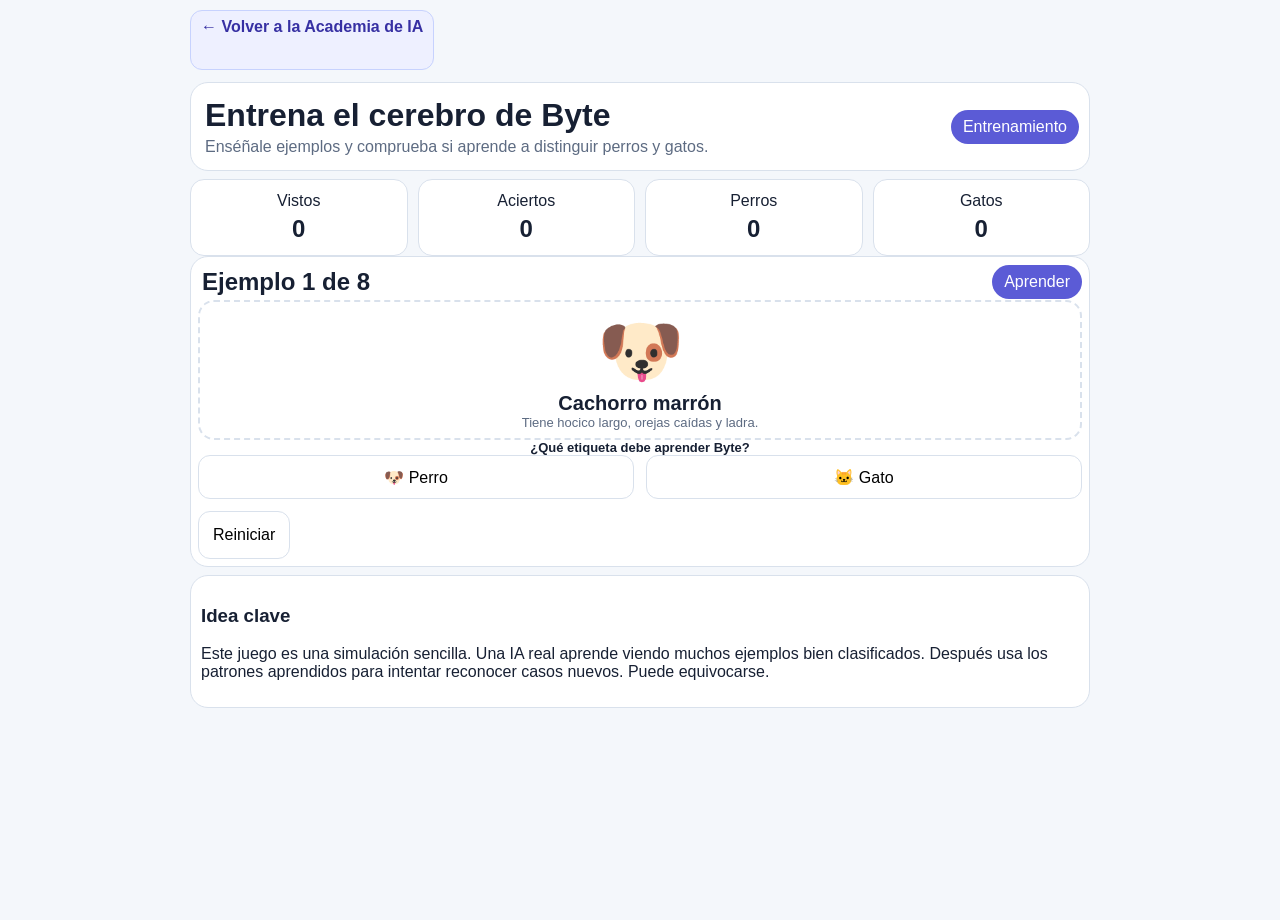
<file: entrena_el_cerebro_de_byte.html>
<!doctype html>
<html lang="es">
<head>
<meta charset="utf-8"><meta name="viewport" content="width=device-width,initial-scale=1">
<title>Entrena el cerebro de Byte</title>
<style>
body{font-family:Arial,sans-serif;background:#f4f7fb;color:#172033;margin:0}main{max-width:900px;margin:auto;padding:20px}.box{background:#fff;border:1px solid #d9e1ec;border-radius:18px;padding:18px;margin-bottom:16px}.top{display:flex;justify-content:space-between;gap:12px;align-items:center;flex-wrap:wrap}.badge{background:#5b5bd6;color:#fff;padding:8px 12px;border-radius:999px}.grid{display:grid;grid-template-columns:repeat(2,1fr);gap:12px}.animal{text-align:center;padding:28px;border:2px dashed #d9e1ec;border-radius:16px}.emoji{font-size:76px}.name{font-size:22px;font-weight:bold}.muted{color:#5d6b82}button{padding:14px;border-radius:12px;border:1px solid #d9e1ec;background:#fff;font-weight:bold;font-size:18px;cursor:pointer}button:hover{background:#eef0ff}.primary{background:#5b5bd6;color:#fff}.hidden{display:none}.feedback{margin-top:12px;padding:12px;border:1px solid #d9e1ec;border-radius:12px}.stats{display:grid;grid-template-columns:repeat(4,1fr);gap:10px}.stat{text-align:center;background:#fff;border:1px solid #d9e1ec;border-radius:14px;padding:12px}.stat b{display:block;font-size:24px;margin-top:5px}.home-link{display:inline-block;text-decoration:none;padding:10px 14px;border-radius:12px;background:#eef0ff;color:#3730a3;font-weight:bold;border:1px solid #c7d2fe}.home-link:hover{background:#dfe3ff}@media(max-width:700px){.stats{grid-template-columns:repeat(2,1fr)}}

html,body{height:100%;overflow:hidden}main{height:100%;padding:10px;display:flex;flex-direction:column}.box{padding:10px;margin-bottom:8px}.box.top{flex:0 0 auto}.stats{flex:0 0 auto}.box:nth-of-type(3){flex:1;min-height:0;display:flex;flex-direction:column}.animal{padding:8px}.emoji{font-size:clamp(42px,9vh,70px)}.name{font-size:20px}.muted{margin:4px}.grid button{padding:10px}.feedback{margin-top:6px;padding:8px}.box:nth-of-type(4){padding:7px}.box:nth-of-type(4) h3{display:none}.box:nth-of-type(4) p{margin:0;font-size:13px}.home-link{padding:7px 10px}h1{font-size:clamp(23px,4vh,32px);margin:4px}h2{margin:4px}
</style>
</head>
<body><main>
<div style="margin-bottom:12px"><a class="home-link" href="modulo_3_ia.html">← Volver a la Academia de IA</a></div>
<div class="box top"><div><h1>Entrena el cerebro de Byte</h1><p class="muted">Enséñale ejemplos y comprueba si aprende a distinguir perros y gatos.</p></div><div class="badge" id="phase">Entrenamiento</div></div>
<div class="stats"><div class="stat">Vistos<b id="seen">0</b></div><div class="stat">Aciertos<b id="ok">0</b></div><div class="stat">Perros<b id="dogs">0</b></div><div class="stat">Gatos<b id="cats">0</b></div></div>
<div class="box">
<div class="top"><h2 id="title">Ejemplo 1 de 8</h2><span class="badge" id="mode">Aprender</span></div>
<div class="animal"><div class="emoji" id="emoji">🐶</div><div class="name" id="name">Cachorro marrón</div><p class="muted" id="clue">Tiene hocico largo, orejas caídas y ladra.</p></div>
<p style="text-align:center;font-weight:bold" id="question">¿Qué etiqueta debe aprender Byte?</p>
<div class="grid"><button id="dog">🐶 Perro</button><button id="cat">🐱 Gato</button></div>
<div id="feedback" class="feedback hidden"></div>
<div style="margin-top:12px;display:flex;gap:10px;flex-wrap:wrap"><button id="next" class="primary hidden">Siguiente</button><button id="reset">Reiniciar</button></div>
</div>
<div class="box"><h3>Idea clave</h3><p>Este juego es una simulación sencilla. Una IA real aprende viendo muchos ejemplos bien clasificados. Después usa los patrones aprendidos para intentar reconocer casos nuevos. Puede equivocarse.</p></div>
<div class="box hidden" id="result"><h2>Resultado final</h2><p id="resultText"></p></div>
</main>
<script>
const train=[
['🐶','Cachorro marrón','Tiene hocico largo, orejas caídas y ladra.','dog'],['🐱','Gato gris','Tiene bigotes, orejas puntiagudas y maúlla.','cat'],['🐕','Perro grande','Tiene patas largas, mueve la cola y ladra.','dog'],['🐈','Gata naranja','Tiene bigotes y camina sigilosa.','cat'],['🐩','Perro rizado','Tiene hocico y ladra.','dog'],['🐈‍⬛','Gato negro','Tiene bigotes y maúlla.','cat'],['🐕‍🦺','Perro con arnés','Tiene hocico largo y ladra.','dog'],['😺','Gato de cara redonda','Tiene bigotes y maúlla.','cat']];
const test=[['🐾','Animal misterioso A','Tiene bigotes y maúlla.','cat'],['🐾','Animal misterioso B','Mueve la cola y ladra.','dog'],['🐾','Animal misterioso C','Tiene orejas puntiagudas y maúlla.','cat'],['🐾','Animal misterioso D','Tiene hocico y ladra.','dog']];
let phase='train',i=0,seen=0,ok=0,dogs=0,cats=0,testOk=0,locked=false;const $=id=>document.getElementById(id);
function item(){return phase==='train'?train[i]:test[i]}
function render(){const x=item();$('emoji').textContent=x[0];$('name').textContent=x[1];$('clue').textContent=x[2];$('feedback').classList.add('hidden');$('next').classList.add('hidden');locked=false;$('phase').textContent=phase==='train'?'Entrenamiento':'Prueba';$('mode').textContent=phase==='train'?'Aprender':'Predecir';$('title').textContent=(phase==='train'?'Ejemplo ':'Caso ')+(i+1)+' de '+(phase==='train'?train.length:test.length);$('question').textContent=phase==='train'?'¿Qué etiqueta debe aprender Byte?':'¿Qué debería responder la IA?'}
function stats(){$('seen').textContent=seen;$('ok').textContent=ok;$('dogs').textContent=dogs;$('cats').textContent=cats}
function answer(choice){if(locked)return;locked=true;const x=item(),right=choice===x[3];$('feedback').classList.remove('hidden');if(phase==='train'){seen++;if(right)ok++;if(x[3]==='dog')dogs++;else cats++;$('feedback').innerHTML=right?'<b>¡Correcto!</b> Byte guarda este ejemplo.':'<b>Etiqueta incorrecta.</b> Si los datos están mal clasificados, la IA aprende mal.'}else{if(right)testOk++;$('feedback').innerHTML=right?'<b>¡Predicción correcta!</b>':'<b>Predicción incorrecta.</b> La IA también puede equivocarse.'}stats();$('next').textContent=phase==='train'&&i===train.length-1?'Probar la IA':phase==='test'&&i===test.length-1?'Ver resultado':'Siguiente';$('next').classList.remove('hidden')}
function next(){if(phase==='train'&&i<train.length-1){i++;render();return}if(phase==='train'){phase='test';i=0;render();return}if(i<test.length-1){i++;render();return}$('result').classList.remove('hidden');$('resultText').textContent='Byte acertó '+testOk+' de '+test.length+' casos nuevos. Cuantos mejores, más variados y más equilibrados sean los ejemplos, mejor podrá aprender.';$('next').classList.add('hidden');$('phase').textContent='Misión completada'}
function reset(){phase='train';i=0;seen=0;ok=0;dogs=0;cats=0;testOk=0;$('result').classList.add('hidden');stats();render()}
$('dog').addEventListener('click',()=>answer('dog'));$('cat').addEventListener('click',()=>answer('cat'));$('next').addEventListener('click',next);$('reset').addEventListener('click',reset);render();stats();
</script><script src="js/accessibility.js"></script>
</body></html>
</file>
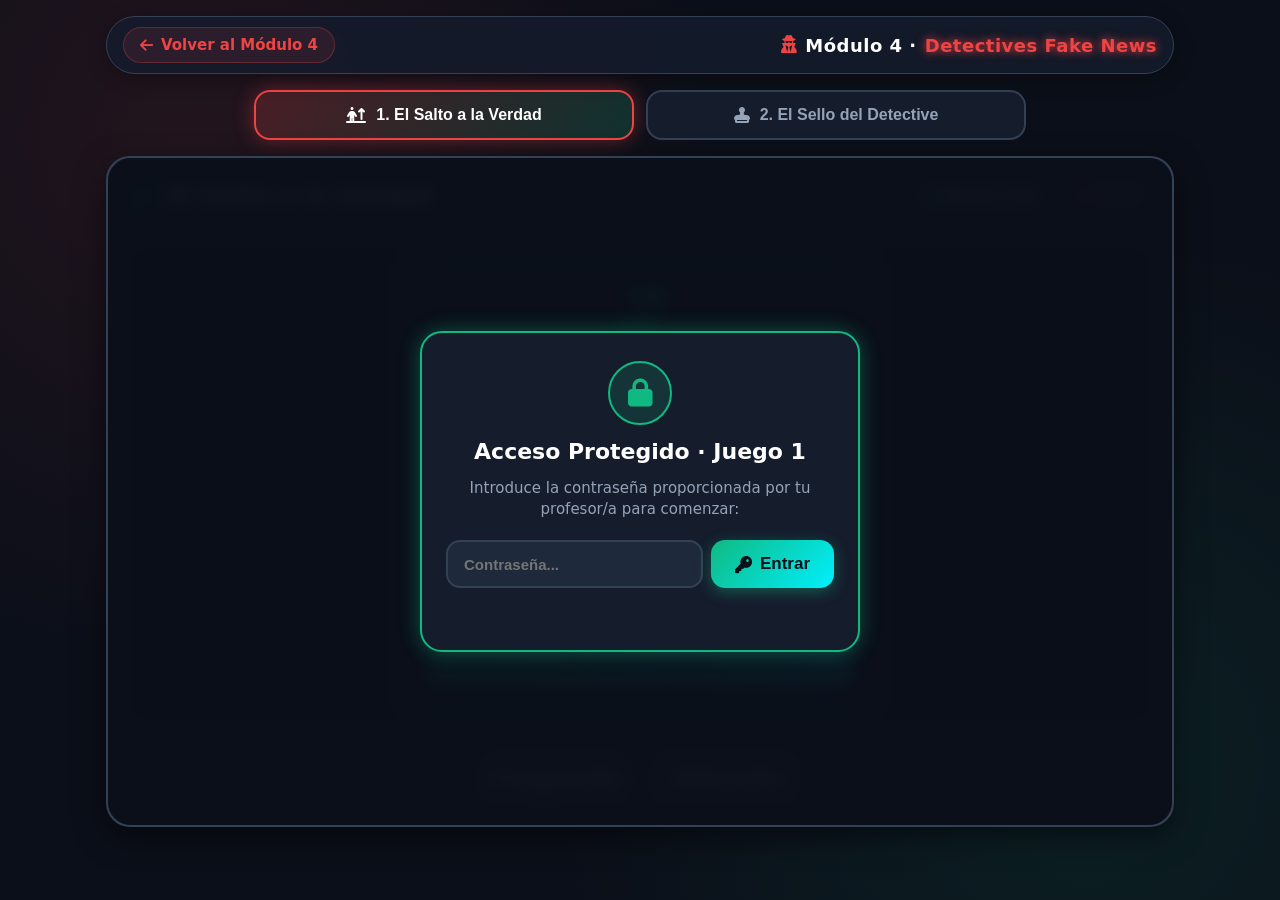
<file: fake_news_juegos.html>
<!DOCTYPE html>
<html lang="es">
<head>
<meta charset="UTF-8">
<meta name="viewport" content="width=device-width, initial-scale=1.0">
<title>Módulo 4 · Minijuegos de Detectives Fake News</title>

<!-- FontAwesome CDN para iconos -->
<link rel="stylesheet" href="https://cdnjs.cloudflare.com/ajax/libs/font-awesome/6.5.1/css/all.min.css">

<style>
/* ==========================================================================
   ESTILOS GENERALES Y TEMA CYBER-NEON (MÓDULO 4 - FAKE NEWS DETECTIVES)
   ========================================================================== */
:root {
  --bg-dark: #0b0f19;
  --bg-card: #151c2c;
  --bg-card-light: #1e293b;
  --text-main: #f8fafc;
  --text-muted: #94a3b8;
  --line-color: #334155;
  
  --neon-cyan: #00f0ff;
  --neon-blue: #2563eb;
  --neon-purple: #8b5cf6;
  --neon-pink: #ec4899;
  --neon-green: #10b981;
  --neon-red: #ef4444;
  --neon-yellow: #f59e0b;
  --neon-orange: #f97316;

  --shadow-green: 0 0 20px rgba(16, 185, 129, 0.4);
  --shadow-red: 0 0 20px rgba(239, 68, 68, 0.4);
  --shadow-cyan: 0 0 20px rgba(0, 240, 255, 0.4);
}

* {
  box-sizing: border-box;
  user-select: none;
  -webkit-user-select: none;
}

html, body {
  margin: 0;
  padding: 0;
  width: 100%;
  min-height: 100%;
  background-color: var(--bg-dark);
  background-image: 
    radial-gradient(circle at 15% 15%, rgba(239, 68, 68, 0.1), transparent 40%),
    radial-gradient(circle at 85% 85%, rgba(16, 185, 129, 0.1), transparent 40%);
  color: var(--text-main);
  font-family: 'Segoe UI', system-ui, -apple-system, sans-serif;
  overflow-x: hidden;
  overflow-y: auto;
}

.app-container {
  max-width: 1100px;
  min-height: 100vh;
  margin: 0 auto;
  padding: 16px;
  display: flex;
  flex-direction: column;
  gap: 16px;
}

.topbar {
  display: flex;
  justify-content: space-between;
  align-items: center;
  gap: 12px;
  flex-wrap: wrap;
  padding: 10px 16px;
  background: rgba(21, 28, 44, 0.85);
  backdrop-filter: blur(8px);
  border: 1px solid var(--line-color);
  border-radius: 999px;
  box-shadow: 0 4px 20px rgba(0, 0, 0, 0.3);
}

.back-btn {
  display: inline-flex;
  align-items: center;
  gap: 8px;
  color: var(--neon-red);
  text-decoration: none;
  font-weight: 800;
  font-size: 15px;
  padding: 8px 16px;
  border-radius: 999px;
  background: rgba(239, 68, 68, 0.1);
  border: 1px solid rgba(239, 68, 68, 0.3);
  transition: all 0.2s ease;
}

.back-btn:hover {
  background: rgba(239, 68, 68, 0.2);
  box-shadow: var(--shadow-red);
  transform: translateY(-1px);
}

.brand-title {
  font-weight: 900;
  font-size: 18px;
  letter-spacing: 0.5px;
  color: #fff;
  display: flex;
  align-items: center;
  gap: 8px;
}

.brand-title span {
  color: var(--neon-red);
  text-shadow: 0 0 10px var(--neon-red);
}

.tabs-nav {
  display: flex;
  justify-content: center;
  gap: 12px;
}

.tab-btn {
  flex: 1;
  max-width: 380px;
  padding: 14px 20px;
  border: 2px solid var(--line-color);
  background: var(--bg-card);
  color: var(--text-muted);
  font-weight: 800;
  font-size: 16px;
  border-radius: 16px;
  cursor: pointer;
  display: flex;
  align-items: center;
  justify-content: center;
  gap: 10px;
  transition: all 0.25s ease;
}

.tab-btn:hover {
  border-color: var(--neon-red);
  color: #fff;
}

.tab-btn.active {
  background: linear-gradient(135deg, rgba(239, 68, 68, 0.2), rgba(16, 185, 129, 0.2));
  border-color: var(--neon-red);
  color: #fff;
  box-shadow: var(--shadow-red);
}

.game-panel {
  display: none;
  position: relative;
  background: var(--bg-card);
  border: 2px solid var(--line-color);
  border-radius: 24px;
  padding: 20px;
  box-shadow: 0 10px 30px rgba(0,0,0,0.5);
  flex-direction: column;
  gap: 16px;
}

.game-panel.active {
  display: flex;
}

.game-header {
  display: flex;
  justify-content: space-between;
  align-items: center;
  flex-wrap: wrap;
  gap: 12px;
  border-bottom: 1px solid var(--line-color);
  padding-bottom: 14px;
}

.game-header h2 {
  margin: 0;
  font-size: 24px;
  font-weight: 900;
  color: #fff;
  display: flex;
  align-items: center;
  gap: 10px;
}

.game-stats {
  display: flex;
  align-items: center;
  gap: 12px;
  flex-wrap: wrap;
}

.stat-badge {
  background: var(--bg-card-light);
  border: 1px solid var(--line-color);
  padding: 8px 14px;
  border-radius: 999px;
  font-weight: 800;
  font-size: 15px;
  display: flex;
  align-items: center;
  gap: 6px;
}

.stat-badge i { color: var(--neon-green); }
.stat-badge.lives i { color: var(--neon-red); }
.stat-badge.height i { color: var(--neon-cyan); }

.game-viewport {
  position: relative;
  width: 100%;
  display: flex;
  justify-content: center;
  align-items: center;
  background: #070a12;
  border-radius: 20px;
  border: 2px solid var(--line-color);
  overflow: hidden;
  min-height: 480px;
}

canvas {
  display: block;
  max-width: 100%;
  max-height: 460px;
  height: auto;
  margin: 0 auto;
}

.dpad-container {
  display: flex;
  justify-content: center;
  gap: 20px;
  padding-top: 10px;
}

.dpad-btn {
  flex: 1;
  max-width: 150px;
  height: 54px;
  background: var(--bg-card-light);
  border: 2px solid var(--neon-green);
  color: #fff;
  border-radius: 16px;
  font-size: 24px;
  font-weight: bold;
  display: flex;
  align-items: center;
  justify-content: center;
  cursor: pointer;
}

.dpad-btn:active {
  background: var(--neon-green);
  color: var(--bg-dark);
}

.modal-overlay {
  position: absolute;
  top: 0; left: 0; right: 0; bottom: 0;
  background: rgba(11, 15, 25, 0.94);
  backdrop-filter: blur(6px);
  display: flex; flex-direction: column; justify-content: center; align-items: center;
  padding: 24px; text-align: center; z-index: 100; border-radius: 20px;
}

.modal-card {
  background: var(--bg-card);
  border: 2px solid var(--neon-green);
  border-radius: 20px;
  padding: 24px;
  max-width: 480px;
  width: 100%;
  box-shadow: var(--shadow-green);
  display: flex;
  flex-direction: column;
  gap: 16px;
  animation: popIn 0.3s ease;
}

.modal-card.warning { border-color: var(--neon-red); box-shadow: var(--shadow-red); }

.modal-card h3 { margin: 0; font-size: 24px; color: #fff; }
.modal-card p { margin: 0; font-size: 15px; color: var(--text-muted); line-height: 1.5; }

.action-btn {
  background: linear-gradient(135deg, var(--neon-green), var(--neon-cyan));
  color: #0b0f19; border: none; border-radius: 14px; padding: 14px 24px;
  font-size: 17px; font-weight: 900; cursor: pointer;
  box-shadow: 0 4px 15px rgba(16, 185, 129, 0.4); transition: all 0.2s ease;
  display: inline-flex; align-items: center; justify-content: center; gap: 8px; text-decoration: none;
}
.action-btn:hover { transform: translateY(-2px); box-shadow: 0 6px 20px rgba(16, 185, 129, 0.6); }

.toast-alert {
  position: absolute; top: 16px; left: 50%;
  transform: translateX(-50%) translateY(-100px);
  background: #ef4444; color: #fff; padding: 12px 20px; border-radius: 999px;
  font-weight: 800; font-size: 15px; box-shadow: 0 8px 25px rgba(239, 68, 68, 0.5);
  display: flex; align-items: center; gap: 10px; z-index: 120;
  transition: transform 0.3s cubic-bezier(0.175, 0.885, 0.32, 1.275);
  text-align: center; max-width: 90%;
}
.toast-alert.show { transform: translateX(-50%) translateY(0); }
.toast-alert.ok { background: #10b981; box-shadow: 0 8px 25px rgba(16, 185, 129, 0.5); }

/* ==========================================================================
   JUEGO 2: EL SELLO DEL DETECTIVE (EXPEDIENTES Y SELLOS DRAG & DROP)
   ========================================================================== */
.detective-workbench {
  display: flex;
  justify-content: space-between;
  align-items: center;
  gap: 20px;
  width: 100%;
  max-width: 850px;
  margin: 10px auto;
  flex-wrap: wrap;
}

.stamp-zone {
  flex: 1;
  min-width: 150px;
  display: flex;
  flex-direction: column;
  align-items: center;
  gap: 12px;
}

.stamp-btn {
  width: 140px;
  height: 100px;
  border-radius: 20px;
  border: 3px dashed;
  display: flex;
  flex-direction: column;
  align-items: center;
  justify-content: center;
  gap: 6px;
  font-weight: 900;
  font-size: 18px;
  cursor: grab;
  transition: all 0.25s ease;
  box-shadow: 0 8px 20px rgba(0, 0, 0, 0.3);
}

.stamp-btn:active { cursor: grabbing; transform: scale(0.96); }

.stamp-btn.reliable {
  background: rgba(16, 185, 129, 0.12);
  border-color: var(--neon-green);
  color: var(--neon-green);
}
.stamp-btn.reliable:hover {
  background: rgba(16, 185, 129, 0.25);
  box-shadow: var(--shadow-green);
  transform: translateY(-3px);
}

.stamp-btn.fake {
  background: rgba(239, 68, 68, 0.12);
  border-color: var(--neon-red);
  color: var(--neon-red);
}
.stamp-btn.fake:hover {
  background: rgba(239, 68, 68, 0.25);
  box-shadow: var(--shadow-red);
  transform: translateY(-3px);
}

.case-file-card {
  flex: 2;
  min-width: 320px;
  background: #0f172a;
  border: 3px solid var(--neon-cyan);
  border-radius: 24px;
  padding: 24px;
  box-shadow: var(--shadow-cyan);
  display: flex;
  flex-direction: column;
  gap: 14px;
  position: relative;
  transition: all 0.3s ease;
}

.case-header {
  display: flex;
  justify-content: space-between;
  align-items: center;
  border-bottom: 1px dashed var(--line-color);
  padding-bottom: 10px;
  color: var(--neon-cyan);
  font-weight: 900;
  font-size: 14px;
  text-transform: uppercase;
  letter-spacing: 1px;
}

.case-title {
  font-size: 20px;
  font-weight: 900;
  color: #fff;
  line-height: 1.35;
}

.case-field {
  background: var(--bg-card-light);
  border: 1px solid var(--line-color);
  border-radius: 12px;
  padding: 10px 14px;
  font-size: 15px;
  display: flex;
  align-items: center;
  gap: 10px;
}

.case-field span { font-weight: 800; color: var(--text-muted); min-width: 70px; }
.case-field strong { color: #fff; }

.stamped-mark {
  position: absolute;
  top: 40%;
  left: 50%;
  transform: translate(-50%, -50%) rotate(-12deg) scale(0);
  font-size: 42px;
  font-weight: 900;
  padding: 12px 24px;
  border: 6px solid;
  border-radius: 18px;
  text-transform: uppercase;
  letter-spacing: 3px;
  pointer-events: none;
  opacity: 0;
  transition: all 0.3s cubic-bezier(0.175, 0.885, 0.32, 1.275);
}

.stamped-mark.show-reliable {
  opacity: 0.95;
  transform: translate(-50%, -50%) rotate(-12deg) scale(1);
  color: var(--neon-green);
  border-color: var(--neon-green);
  box-shadow: var(--shadow-green);
}

.stamped-mark.show-fake {
  opacity: 0.95;
  transform: translate(-50%, -50%) rotate(-12deg) scale(1);
  color: var(--neon-red);
  border-color: var(--neon-red);
  box-shadow: var(--shadow-red);
}

/* ==========================================================================
   ESTILOS PANTALLA DE BLOQUEO / CONTRASEÑA
   ========================================================================== */
.lock-overlay {
  position: absolute;
  top: 0; left: 0; right: 0; bottom: 0;
  background: rgba(11, 15, 25, 0.96);
  backdrop-filter: blur(8px);
  display: flex;
  flex-direction: column;
  justify-content: center;
  align-items: center;
  padding: 24px;
  text-align: center;
  z-index: 150;
  border-radius: 24px;
}

.lock-card {
  background: var(--bg-card);
  border: 2px solid var(--neon-green);
  border-radius: 22px;
  padding: 28px 24px;
  max-width: 440px;
  width: 100%;
  box-shadow: var(--shadow-green);
  display: flex;
  flex-direction: column;
  align-items: center;
  gap: 14px;
  animation: popIn 0.3s ease;
}

.lock-icon {
  width: 64px;
  height: 64px;
  background: rgba(16, 185, 129, 0.15);
  border: 2px solid var(--neon-green);
  border-radius: 50%;
  display: flex;
  align-items: center;
  justify-content: center;
  font-size: 28px;
  color: var(--neon-green);
}

.lock-card h3 {
  margin: 0;
  font-size: 22px;
  color: #fff;
  font-weight: 900;
}

.lock-card p {
  margin: 0;
  font-size: 15px;
  color: var(--text-muted);
  line-height: 1.4;
}

.pass-input-group {
  display: flex;
  gap: 8px;
  width: 100%;
  margin-top: 6px;
}

.pass-input-group input {
  flex: 1;
  background: var(--bg-card-light);
  border: 2px solid var(--line-color);
  border-radius: 14px;
  padding: 12px 16px;
  color: #fff;
  font-size: 15px;
  font-weight: 700;
  outline: none;
  transition: border-color 0.2s ease;
}

.pass-input-group input:focus {
  border-color: var(--neon-green);
}

.pass-error {
  color: var(--neon-red);
  font-weight: 800;
  font-size: 14px;
  min-height: 20px;
}

@keyframes popIn {
  from { opacity: 0; transform: scale(0.9); }
  to { opacity: 1; transform: scale(1); }
}

@media (max-width: 768px) {
  .topbar { border-radius: 16px; }
  .brand-title { font-size: 15px; }
  .tab-btn { font-size: 14px; padding: 10px 12px; }
  .game-panel { padding: 14px; }
  .detective-workbench { flex-direction: column; }
}
</style>
</head>
<body>

<div class="app-container">
  
  <header class="topbar">
    <a href="modulo_4_fake_news.html" class="back-btn">
      <i class="fa-solid fa-arrow-left"></i> Volver al Módulo 4
    </a>
    <div class="brand-title">
      <i class="fa-solid fa-user-secret" style="color: var(--neon-red);"></i>
      Módulo 4 · <span>Detectives Fake News</span>
    </div>
  </header>

  <nav class="tabs-nav">
    <button class="tab-btn active" id="tabGame1Btn" onclick="switchGame(1)">
      <i class="fa-solid fa-person-arrow-up-from-line"></i> 1. El Salto a la Verdad
    </button>
    <button class="tab-btn" id="tabGame2Btn" onclick="switchGame(2)">
      <i class="fa-solid fa-stamp"></i> 2. El Sello del Detective
    </button>
  </nav>

  <!-- ==========================================================================
       JUEGO 1: EL SALTO A LA VERDAD (DOODLE JUMP VERIFICADOR)
       ========================================================================== -->
  <main class="game-panel active" id="game1Panel">
    
    <!-- Bloqueo por contraseña para Juego 1 -->
    <div class="lock-overlay" id="g1LockOverlay">
      <div class="lock-card">
        <div class="lock-icon"><i class="fa-solid fa-lock"></i></div>
        <h3>Acceso Protegido · Juego 1</h3>
        <p>Introduce la contraseña proporcionada por tu profesor/a para comenzar:</p>
        <div class="pass-input-group">
          <input type="text" id="g1PassInput" placeholder="Contraseña..." autocomplete="off" onkeypress="if(event.key==='Enter') checkPass(1)">
          <button class="action-btn" onclick="checkPass(1)"><i class="fa-solid fa-key"></i> Entrar</button>
        </div>
        <div class="pass-error" id="g1PassError"></div>
      </div>
    </div>

    <div class="game-header">
      <h2><i class="fa-solid fa-person-arrow-up-from-line" style="color: var(--neon-green);"></i> El Salto a la Verdad</h2>
      <div class="game-stats">
        <div class="stat-badge height" title="Altura alcanzada">
          <i class="fa-solid fa-up-long"></i> Altura: <span id="g1Score">0</span>m
        </div>
        <div class="stat-badge lives" title="Vidas restantes">
          <i class="fa-solid fa-heart"></i> <span id="g1Lives">3</span> / 3
        </div>
      </div>
    </div>

    <div class="game-viewport" id="g1Viewport">
      <canvas id="jumperCanvas" width="600" height="460"></canvas>
      <div class="toast-alert" id="g1Toast"><i class="fa-solid fa-triangle-exclamation"></i><span id="g1ToastMsg"></span></div>
      
      <div class="modal-overlay" id="g1Modal">
        <div class="modal-card" id="g1ModalCard">
          <i class="fa-solid fa-shoe-prints" style="font-size: 50px; color: var(--neon-green);"></i>
          <h3 id="g1ModalTitle">El Salto a la Verdad</h3>
          <p id="g1ModalDesc">
            Escala la red rebotando en plataformas seguras para alcanzar la cima:<br><br>
            🟢 <b>Plataformas Confiables (.edu, .gov, Autor Real):</b> ¡Sólidas! Rebotas seguro.<br>
            🔴 <b>Plataformas Fake News (.biz, Sin Autor, Broma):</b> ¡Falsas! Se rompen al pisarlas y caerás.<br><br>
            <b>Controles:</b> Mueve al agente con Flechas ⬅️ ➡️ o la botonera táctil.
          </p>
          <button class="action-btn" id="g1StartBtn" onclick="initGame1()"><i class="fa-solid fa-play"></i> Comenzar Salto</button>
        </div>
      </div>
    </div>

    <div class="dpad-container">
      <button class="dpad-btn" id="g1LeftBtn"><i class="fa-solid fa-arrow-left"></i> Izquierda</button>
      <button class="dpad-btn" id="g1RightBtn"><i class="fa-solid fa-arrow-right"></i> Derecha</button>
    </div>
  </main>

  <!-- ==========================================================================
       JUEGO 2: EL SELLO DEL DETECTIVE
       ========================================================================== -->
  <main class="game-panel" id="game2Panel">
    
    <!-- Bloqueo por contraseña para Juego 2 -->
    <div class="lock-overlay" id="g2LockOverlay">
      <div class="lock-card">
        <div class="lock-icon"><i class="fa-solid fa-lock"></i></div>
        <h3>Acceso Protegido · Juego 2</h3>
        <p>Introduce la contraseña proporcionada por tu profesor/a para comenzar:</p>
        <div class="pass-input-group">
          <input type="text" id="g2PassInput" placeholder="Contraseña..." autocomplete="off" onkeypress="if(event.key==='Enter') checkPass(2)">
          <button class="action-btn" onclick="checkPass(2)"><i class="fa-solid fa-key"></i> Entrar</button>
        </div>
        <div class="pass-error" id="g2PassError"></div>
      </div>
    </div>

    <div class="game-header">
      <h2><i class="fa-solid fa-stamp" style="color: var(--neon-cyan);"></i> El Sello del Detective</h2>
      <div class="game-stats">
        <div class="stat-badge" title="Expediente actual">
          <i class="fa-solid fa-folder-open"></i> Expediente: <span id="g2Progress">1 / 5</span>
        </div>
        <div class="stat-badge" title="Aciertos acumulados">
          <i class="fa-solid fa-star" style="color: var(--neon-yellow);"></i> Puntos: <span id="g2Score">0</span>
        </div>
      </div>
    </div>

    <div class="detective-workbench">
      
      <!-- Sello Confiable -->
      <div class="stamp-zone">
        <button class="stamp-btn reliable" id="stampReliableBtn" draggable="true" onclick="stampCase(true)">
          <i class="fa-solid fa-shield-check" style="font-size: 28px;"></i>
          CONFIABLE
        </button>
        <span style="font-size: 13px; color: var(--text-muted); font-weight: 700;">Haz clic o arrastra</span>
      </div>

      <!-- Expediente central -->
      <div class="case-file-card" id="caseFileCard" ondragover="allowDropCase(event)" ondrop="dropStampCase(event)">
        <div class="case-header">
          <span><i class="fa-solid fa-file-shield"></i> Expediente N° <span id="cNumber">01</span></span>
          <span style="color: var(--neon-yellow);"><i class="fa-solid fa-magnifying-glass"></i> En investigación</span>
        </div>

        <div class="case-title" id="cTitle">"Base secreta en la Luna controla todos los teléfonos del planeta"</div>

        <div class="case-field">
          <span>👤 Autor:</span>
          <strong id="cAuthor">Anonimo123 / Sin identificar</strong>
        </div>

        <div class="case-field">
          <span>🌐 Dominio:</span>
          <strong id="cDomain">alertas-raras-24.biz</strong>
        </div>

        <div class="stamped-mark" id="stampedMark">CONFIABLE</div>
      </div>

      <!-- Sello Fake -->
      <div class="stamp-zone">
        <button class="stamp-btn fake" id="stampFakeBtn" draggable="true" onclick="stampCase(false)">
          <i class="fa-solid fa-triangle-exclamation" style="font-size: 28px;"></i>
          FAKE
        </button>
        <span style="font-size: 13px; color: var(--text-muted); font-weight: 700;">Haz clic o arrastra</span>
      </div>

    </div>

    <div class="toast-alert" id="g2Toast"><i class="fa-solid fa-circle-exclamation"></i><span id="g2ToastMsg"></span></div>
    
    <div class="modal-overlay" id="g2Modal" style="display:none;">
      <div class="modal-card" id="g2ModalCard">
        <i class="fa-solid fa-award" style="font-size: 52px; color: var(--neon-cyan);"></i>
        <h3 id="g2ModalTitle">¡Investigación Completada!</h3>
        <p id="g2ModalDesc">Has verificado los 5 expedientes periodísticos.</p>
        <button class="action-btn" onclick="initGame2()"><i class="fa-solid fa-rotate-right"></i> Investigar Nuevos Casos</button>
      </div>
    </div>

  </main>

</div>

<script>
/* ==========================================================================
   SISTEMA DE CONTRASEÑAS POR MINIJUEGO
   ========================================================================== */
const PASSWORDS = {
  1: 'salchichas voladoras',
  2: 'tiburon electrico'
};

function normalizeStr(str) {
  return str ? str.trim().toLowerCase().normalize('NFD').replace(/[\u0300-\u036f]/g, '') : '';
}

function checkPass(gameNum) {
  const inputEl = document.getElementById(`g${gameNum}PassInput`);
  const errorEl = document.getElementById(`g${gameNum}PassError`);
  const overlayEl = document.getElementById(`g${gameNum}LockOverlay`);

  const userVal = normalizeStr(inputEl.value);
  const targetVal = normalizeStr(PASSWORDS[gameNum]);

  if (userVal === targetVal) {
    overlayEl.style.display = 'none';
    sessionStorage.setItem(`m4_g${gameNum}_unlocked`, 'true');
  } else {
    errorEl.textContent = '🔒 Contraseña incorrecta. Pídesela a tu profesor/a.';
    inputEl.style.borderColor = 'var(--neon-red)';
    setTimeout(() => { inputEl.style.borderColor = 'var(--line-color)'; }, 1500);
  }
}

window.addEventListener('load', () => {
  if (sessionStorage.getItem('m4_g1_unlocked') === 'true') {
    document.getElementById('g1LockOverlay').style.display = 'none';
  }
  if (sessionStorage.getItem('m4_g2_unlocked') === 'true') {
    document.getElementById('g2LockOverlay').style.display = 'none';
  }
});

/* ==========================================================================
   NAVEGACIÓN ENTRE PESTAÑAS
   ========================================================================== */
function switchGame(gameNum) {
  document.getElementById('tabGame1Btn').classList.toggle('active', gameNum === 1);
  document.getElementById('tabGame2Btn').classList.toggle('active', gameNum === 2);
  document.getElementById('game1Panel').classList.toggle('active', gameNum === 1);
  document.getElementById('game2Panel').classList.toggle('active', gameNum === 2);

  if (gameNum === 1) {
    drawJumperStatic();
  } else {
    g1Running = false;
  }
}

function showToast(game, msg, isOk = false) {
  const toast = document.getElementById(game === 1 ? 'g1Toast' : 'g2Toast');
  const toastMsg = document.getElementById(game === 1 ? 'g1ToastMsg' : 'g2ToastMsg');
  toastMsg.textContent = msg;
  toast.className = 'toast-alert show' + (isOk ? ' ok' : '');
  setTimeout(() => { toast.classList.remove('show'); }, 2000);
}


/* ==========================================================================
   JUEGO 1: EL SALTO A LA VERDAD (DOODLE JUMP GAME ENGINE REFORMADO)
   ========================================================================== */
const canvas1 = document.getElementById('jumperCanvas');
const ctx1 = canvas1.getContext('2d');

let g1Score = 0;
let g1Lives = 3;
let g1Running = false;
let g1AnimFrame = null;
let g1Invincible = 0;

let player = {
  x: 280,
  y: 350,
  width: 34,
  height: 38,
  vx: 0,
  vy: 0,
  speed: 5.8,           // Control horizontal ágil
  jumpStrength: -10.5, // Salto alto y cómodo
  gravity: 0.28        // Caída lenta y fluida para niños
};

let g1LeftPressed = false;
let g1RightPressed = false;
let platforms = [];
let consecutiveFakes = 0;

const RELIABLE_TEXTS = ['.edu', '.gov', '.org', 'Autor Real', 'Web Oficial', 'Estudio Serio'];
const FAKE_TEXTS = ['.biz', 'Sin autor', 'Clickbait', 'Noticia Falsa', 'Rumor Viral', 'Broma'];

function initGame1() {
  g1Score = 0;
  g1Lives = 3;
  g1Invincible = 0;
  consecutiveFakes = 0;

  player.x = canvas1.width / 2 - 17;
  player.y = 280;
  player.vx = 0;
  player.vy = player.jumpStrength;

  document.getElementById('g1Score').textContent = '0';
  document.getElementById('g1Lives').textContent = '3';
  document.getElementById('g1Modal').style.display = 'none';

  // Generar plataformas iniciales con espacio reducido (45px entre niveles)
  platforms = [];
  // Plataforma base inicial siempre sólida y segura
  platforms.push({ x: canvas1.width / 2 - 70, y: 400, width: 140, height: 18, isFake: false, text: '🟢 .gov (Base)' });

  for (let i = 0; i < 8; i++) {
    spawnPlatform(340 - i * 45);
  }

  g1Running = true;
  if (g1AnimFrame) cancelAnimationFrame(g1AnimFrame);
  game1Loop();
}

function spawnPlatform(yPos) {
  // Garantizar que NO haya demasiadas trampas seguidas para que NUNCA sea imposible avanzar
  let isFake = false;
  if (consecutiveFakes >= 1) {
    isFake = false; // Forzar plataforma confiable si la anterior fue fake
    consecutiveFakes = 0;
  } else {
    isFake = Math.random() < 0.25; // Solo 25% de probabilidad de fake
    if (isFake) consecutiveFakes++;
  }

  const textArray = isFake ? FAKE_TEXTS : RELIABLE_TEXTS;
  const text = textArray[Math.floor(Math.random() * textArray.length)];
  const width = 125; // Plataformas más anchas y fáciles de atinar
  const x = Math.random() * (canvas1.width - width - 30) + 15;

  platforms.push({
    x: x,
    y: yPos,
    width: width,
    height: 18,
    isFake: isFake,
    text: text,
    broken: false
  });
}

function updateGame1() {
  // Movimiento horizontal del jugador
  if (g1LeftPressed) player.vx = -player.speed;
  else if (g1RightPressed) player.vx = player.speed;
  else player.vx = 0;

  player.x += player.vx;

  // Pantalla infinita lateral (wrap)
  if (player.x < -player.width) player.x = canvas1.width;
  if (player.x > canvas1.width) player.x = -player.width;

  // Gravedad y Física
  player.vy += player.gravity;
  player.y += player.vy;

  if (g1Invincible > 0) g1Invincible--;

  // Desplazamiento de cámara cuando el jugador sube
  if (player.y < 220 && player.vy < 0) {
    const diff = 220 - player.y;
    player.y = 220;
    g1Score += Math.round(diff / 5);
    document.getElementById('g1Score').textContent = g1Score;

    platforms.forEach(p => { p.y += diff; });
  }

  // Comprobar si las plataformas caen fuera de pantalla y crear nuevas arriba a 45px
  for (let i = platforms.length - 1; i >= 0; i--) {
    let p = platforms[i];
    if (p.y > canvas1.height) {
      platforms.splice(i, 1);
      // Encontrar la plataforma más alta para poner la nueva 45px arriba
      let highestY = Math.min(...platforms.map(pl => pl.y));
      spawnPlatform(highestY - 45);
    }
  }

  // Colisión con Plataformas (solo al caer)
  if (player.vy > 0) {
    platforms.forEach(p => {
      if (
        !p.broken &&
        player.x + player.width > p.x &&
        player.x < p.x + p.width &&
        player.y + player.height >= p.y &&
        player.y + player.height <= p.y + p.height + 14
      ) {
        if (p.isFake) {
          // Plataforma Trampa Fake News -> Se rompe
          p.broken = true;
          showToast(1, `💥 ¡Ojo! La plataforma ${p.text} era FAKE y se rompió.`);
        } else {
          // Plataforma Confiable -> Rebote seguro
          player.vy = player.jumpStrength;
        }
      }
    });
  }

  // Caída al vacío por el borde inferior
  if (player.y > canvas1.height + 40) {
    g1Lives--;
    document.getElementById('g1Lives').textContent = g1Lives;

    if (g1Lives <= 0) {
      handleG1GameOver();
    } else {
      showToast(1, '⚠️ ¡Caíste! Rescatado a plataforma segura (-1 Vida)');
      // Respawn seguro en la plataforma confiable más cercana y visible
      let safeP = platforms.find(p => !p.isFake && !p.broken && p.y > 100 && p.y < 380) || platforms[0];
      if (safeP) safeP.broken = false;
      player.x = (safeP ? safeP.x + safeP.width / 2 - 17 : canvas1.width / 2 - 17);
      player.y = (safeP ? safeP.y - 45 : 250);
      player.vy = player.jumpStrength;
      g1Invincible = 60; // 1 segundo de aviso
    }
  }
}

function renderGame1() {
  ctx1.clearRect(0, 0, canvas1.width, canvas1.height);

  // Fondo
  ctx1.fillStyle = '#070a12';
  ctx1.fillRect(0, 0, canvas1.width, canvas1.height);

  // Rejilla Cyber-Neon
  ctx1.strokeStyle = 'rgba(16, 185, 129, 0.08)';
  ctx1.lineWidth = 1;
  for (let x = 0; x < canvas1.width; x += 40) {
    ctx1.beginPath(); ctx1.moveTo(x, 0); ctx1.lineTo(x, canvas1.height); ctx1.stroke();
  }

  // Dibujar Plataformas
  platforms.forEach(p => {
    if (p.broken) return;

    ctx1.save();
    ctx1.shadowBlur = 10;

    if (p.isFake) {
      ctx1.shadowColor = '#ef4444';
      ctx1.fillStyle = '#7f1d1d';
      ctx1.strokeStyle = '#ef4444';
    } else {
      ctx1.shadowColor = '#10b981';
      ctx1.fillStyle = '#064e3b';
      ctx1.strokeStyle = '#10b981';
    }

    ctx1.lineWidth = 2;
    ctx1.beginPath();
    ctx1.roundRect(p.x, p.y, p.width, p.height, 8);
    ctx1.fill();
    ctx1.stroke();
    ctx1.shadowBlur = 0;

    // Texto de la plataforma
    ctx1.fillStyle = '#ffffff';
    ctx1.font = 'bold 12px sans-serif';
    ctx1.textAlign = 'center';
    ctx1.textBaseline = 'middle';
    ctx1.fillText((p.isFake ? '✖ ' : '✔ ') + p.text, p.x + p.width / 2, p.y + p.height / 2);

    ctx1.restore();
  });

  // Dibujar Personaje Agente Digital 🕵️‍♂️
  ctx1.save();
  ctx1.translate(player.x, player.y);

  ctx1.shadowColor = '#00f0ff';
  ctx1.shadowBlur = 12;

  // Cuerpo
  ctx1.fillStyle = '#2563eb';
  ctx1.strokeStyle = '#00f0ff';
  ctx1.lineWidth = 2;
  ctx1.beginPath();
  ctx1.roundRect(0, 0, player.width, player.height, 10);
  ctx1.fill();
  ctx1.stroke();
  ctx1.shadowBlur = 0;

  // Gafas de Detective
  ctx1.fillStyle = '#0f172a';
  ctx1.fillRect(4, 10, 24, 8);
  ctx1.fillStyle = '#00f0ff';
  ctx1.fillRect(6, 12, 8, 4);
  ctx1.fillRect(18, 12, 8, 4);

  // Sombrero de Detective
  ctx1.fillStyle = '#1e293b';
  ctx1.fillRect(-2, 2, player.width + 4, 4);
  ctx1.fillRect(6, -6, 20, 8);

  ctx1.restore();
}

function handleG1GameOver() {
  g1Running = false;
  document.getElementById('g1ModalTitle').innerHTML = '💥 Misión Terminada';
  document.getElementById('g1ModalDesc').innerHTML = `Has perdido las 3 vidas.<br><br><b>Altura alcanzada:</b> <span style="font-size:22px;color:var(--neon-green);font-weight:900;">${g1Score} metros</span>.`;
  document.getElementById('g1StartBtn').innerHTML = '<i class="fa-solid fa-rotate-right"></i> Volver a Intentar';
  document.getElementById('g1Modal').style.display = 'flex';
}

function game1Loop() {
  if (!g1Running) return;
  updateGame1();
  renderGame1();
  g1AnimFrame = requestAnimationFrame(game1Loop);
}

function drawJumperStatic() { renderGame1(); }

// Eventos de teclado
window.addEventListener('keydown', e => {
  if (e.key === 'ArrowLeft' || e.key === 'a' || e.key === 'A') g1LeftPressed = true;
  if (e.key === 'ArrowRight' || e.key === 'd' || e.key === 'D') g1RightPressed = true;
});

window.addEventListener('keyup', e => {
  if (e.key === 'ArrowLeft' || e.key === 'a' || e.key === 'A') g1LeftPressed = false;
  if (e.key === 'ArrowRight' || e.key === 'd' || e.key === 'D') g1RightPressed = false;
});

// Controles táctiles
const setupBtn = (id, isLeft) => {
  const btn = document.getElementById(id);
  btn.addEventListener('mousedown', () => { if (isLeft) g1LeftPressed = true; else g1RightPressed = true; });
  btn.addEventListener('mouseup', () => { if (isLeft) g1LeftPressed = false; else g1RightPressed = false; });
  btn.addEventListener('touchstart', (e) => { e.preventDefault(); if (isLeft) g1LeftPressed = true; else g1RightPressed = true; });
  btn.addEventListener('touchend', (e) => { e.preventDefault(); if (isLeft) g1LeftPressed = false; else g1RightPressed = false; });
};
setupBtn('g1LeftBtn', true);
setupBtn('g1RightBtn', false);


/* ==========================================================================
   JUEGO 2: EL SELLO DEL DETECTIVE (DRAG & DROP Y SELLOS)
   ========================================================================== */
const CASES = [
  {
    title: '“Base secreta en la Luna controla todos los teléfonos del planeta”',
    author: 'Anonimo123 / Sin autor',
    domain: 'alertas-raras-24.biz',
    isReliable: false,
    reason: 'Es una teoría extravagante sin autor identificado y con dominio no seguro (.biz).'
  },
  {
    title: '“Comenzará la campaña de vacunación infantil en centros escolares”',
    author: 'Ministerio de Sanidad y Salud Pública',
    domain: 'gobierno.gob.es',
    isReliable: true,
    reason: 'Proviene de un organismo oficial de salud con dominio gubernamental (.gob.es).'
  },
  {
    title: '“Descubren un árbol que produce billetes de 50 euros en el parque”',
    author: 'UsuarioDesconocido_99',
    domain: 'ganadinerosinriesgo.net',
    isReliable: false,
    reason: 'Promete algo científicamente imposible de una fuente anónima.'
  },
  {
    title: '“Informe anual sobre la conservación de bosques y biodiversidad”',
    author: 'Instituto Nacional de Investigaciones Ambientales',
    domain: 'investigacion-ambiental.edu',
    isReliable: true,
    reason: 'Está firmado por una institución académica seria y usa dominio de educación (.edu).'
  },
  {
    title: '“Si reenvías este mensaje a 20 contactos ganarás una consola gratis”',
    author: 'Cadena viral anónima',
    domain: 'premios-urgentes-ya.click',
    isReliable: false,
    reason: 'Es una típica cadena de correo/chat engañosa que busca clicks.'
  }
];

let cIndex = 0;
let cScore = 0;

function initGame2() {
  cIndex = 0;
  cScore = 0;
  document.getElementById('g2Score').textContent = '0';
  document.getElementById('g2Modal').style.display = 'none';
  renderCase();
}

function renderCase() {
  if (cIndex >= CASES.length) {
    document.getElementById('g2ModalTitle').innerHTML = '🏆 ¡Investigación Completada!';
    document.getElementById('g2ModalDesc').innerHTML = `Has clasificado todos los expedientes.<br><br><b>Puntuación de detective:</b> <span style="font-size:24px;color:var(--neon-green);font-weight:900;">${cScore} / 500 pts</span>.`;
    document.getElementById('g2Modal').style.display = 'flex';
    return;
  }

  const c = CASES[cIndex];
  document.getElementById('cNumber').textContent = (cIndex + 1 < 10 ? '0' : '') + (cIndex + 1);
  document.getElementById('cTitle').textContent = c.title;
  document.getElementById('cAuthor').textContent = c.author;
  document.getElementById('cDomain').textContent = c.domain;
  document.getElementById('g2Progress').textContent = `${cIndex + 1} / ${CASES.length}`;

  const mark = document.getElementById('stampedMark');
  mark.className = 'stamped-mark';
}

function stampCase(stampedReliable) {
  const c = CASES[cIndex];
  const mark = document.getElementById('stampedMark');

  if (stampedReliable) {
    mark.textContent = 'CONFIABLE';
    mark.className = 'stamped-mark show-reliable';
  } else {
    mark.textContent = 'FAKE';
    mark.className = 'stamped-mark show-fake';
  }

  const isCorrect = (stampedReliable === c.isReliable);

  if (isCorrect) {
    cScore += 100;
    document.getElementById('g2Score').textContent = cScore;
    showToast(2, `✅ ¡Excelente análisis! ${c.reason}`, true);
  } else {
    showToast(2, `❌ ¡Ojo! ${c.reason}`);
  }

  setTimeout(() => {
    cIndex++;
    renderCase();
  }, 1600);
}

// Drag and drop handlers para los sellos
const stampReliableBtn = document.getElementById('stampReliableBtn');
const stampFakeBtn = document.getElementById('stampFakeBtn');

stampReliableBtn.addEventListener('dragstart', (e) => {
  e.dataTransfer.setData('text/plain', 'reliable');
});

stampFakeBtn.addEventListener('dragstart', (e) => {
  e.dataTransfer.setData('text/plain', 'fake');
});

function allowDropCase(e) {
  e.preventDefault();
}

function dropStampCase(e) {
  e.preventDefault();
  const type = e.dataTransfer.getData('text/plain');
  if (type === 'reliable') {
    stampCase(true);
  } else if (type === 'fake') {
    stampCase(false);
  }
}

window.addEventListener('load', () => {
  drawJumperStatic();
  initGame2();
});
</script>

</body>
</html>
</file>
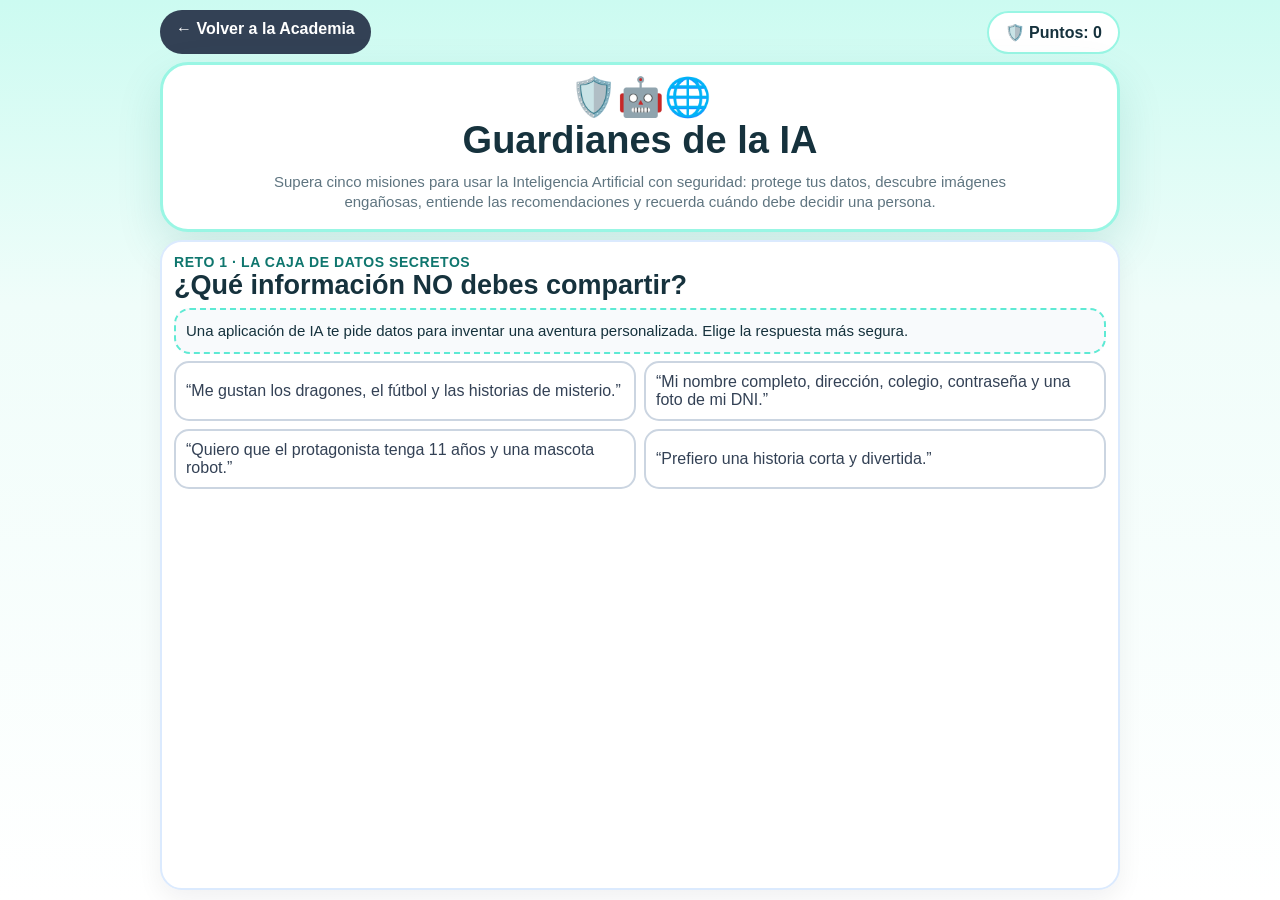
<file: guardianes_de_la_ia.html>
<!doctype html>
<html lang="es">
<head>
<meta charset="utf-8">
<meta name="viewport" content="width=device-width,initial-scale=1">
<title>Guardianes de la IA: privacidad, imágenes y decisiones</title>
<style>
:root{--bg:#ecfeff;--card:#fff;--ink:#16323d;--muted:#5f7580;--primary:#0f766e;--primary2:#14b8a6;--blue:#2563eb;--green:#15803d;--red:#dc2626;--amber:#d97706;--line:#99f6e4}
*{box-sizing:border-box}
body{margin:0;background:linear-gradient(180deg,#ccfbf1 0,#f0fdfa 34%,#fff 100%);color:var(--ink);font-family:Arial,Helvetica,sans-serif;min-height:100vh}
main{max-width:980px;margin:auto;padding:20px}.topbar{display:flex;justify-content:space-between;gap:12px;align-items:center;flex-wrap:wrap;margin-bottom:16px}
.back{display:inline-block;text-decoration:none;color:#fff;background:#334155;padding:10px 16px;border-radius:999px;font-weight:700}.score{background:#fff;border:2px solid var(--line);border-radius:999px;padding:10px 16px;font-weight:800}
.hero{background:var(--card);border:3px solid var(--line);border-radius:28px;padding:24px;box-shadow:0 18px 45px rgba(15,118,110,.14);text-align:center}h1{margin:0 0 10px;font-size:clamp(30px,6vw,48px)}
.lead{font-size:19px;color:var(--muted);max-width:760px;margin:0 auto 16px;line-height:1.5}.badges{display:flex;justify-content:center;gap:8px;flex-wrap:wrap}.badge{background:#ccfbf1;color:#115e59;padding:8px 12px;border-radius:999px;font-weight:700}
.panel{background:#fff;border:2px solid #dbeafe;border-radius:22px;padding:20px;margin-top:18px;box-shadow:0 10px 26px rgba(15,23,42,.06)}.panel h2{margin-top:0;font-size:27px}.mission{color:#0f766e;font-weight:800;letter-spacing:.04em;text-transform:uppercase;font-size:14px}
.story{background:#f8fafc;border:2px dashed #5eead4;border-radius:16px;padding:16px;font-size:18px;line-height:1.45;margin:14px 0;text-align:left}.options{display:grid;grid-template-columns:repeat(2,minmax(0,1fr));gap:12px}
button{font:inherit;cursor:pointer;border:0;border-radius:15px;padding:15px 16px;font-weight:800;transition:.15s transform,.15s box-shadow}button:hover{transform:translateY(-2px);box-shadow:0 7px 18px rgba(15,23,42,.14)}button:disabled{cursor:default;opacity:.9;transform:none;box-shadow:none}
.option{background:#fff;border:2px solid #cbd5e1;color:#334155;text-align:left;min-height:78px}.option.correct{border-color:var(--green);background:#ecfdf5}.option.wrong{border-color:var(--red);background:#fef2f2}.primary{background:var(--primary);color:#fff}.secondary{background:#e2e8f0;color:#1e293b}.hidden{display:none!important}
.feedback{margin-top:14px;padding:14px 16px;border-radius:15px;line-height:1.45}.good{background:#ecfdf5;border:2px solid #86efac}.bad{background:#fff7ed;border:2px solid #fdba74}.warning{background:#fffbeb;border:2px solid #fcd34d}
.clue-grid,.final-grid{display:grid;grid-template-columns:repeat(2,minmax(0,1fr));gap:10px;text-align:left}.clue{padding:13px;background:#f8fafc;border-radius:14px;border:1px solid #dbeafe}.image-card{font-size:74px;text-align:center;background:linear-gradient(135deg,#dbeafe,#fce7f3);border-radius:18px;padding:18px;margin:12px auto;max-width:320px}
.slider-wrap{background:#f8fafc;border:2px solid #dbeafe;border-radius:17px;padding:16px}.slider-wrap input{width:100%}.meter{height:24px;background:#e2e8f0;border-radius:999px;overflow:hidden;border:2px solid #cbd5e1}.meter-fill{height:100%;width:20%;background:linear-gradient(90deg,#22c55e,#eab308,#ef4444);transition:width .25s}.meter-label{text-align:center;font-weight:800;margin-top:8px}
.final{background:linear-gradient(135deg,#115e59,#0f766e);color:#fff}.final p{color:#ccfbf1}.stars{font-size:42px}.small{font-size:14px;color:var(--muted);line-height:1.4}
@media(max-width:720px){.options,.clue-grid,.final-grid{grid-template-columns:1fr}.hero,.panel{padding:17px}button{width:100%}}

html,body{height:100%;overflow:hidden}main{height:100%;padding:10px;display:flex;flex-direction:column}.topbar{margin-bottom:8px}.hero{padding:10px;flex:0 0 auto}.hero>div:first-child{font-size:38px!important}.hero h1{font-size:clamp(25px,4.5vh,38px)}.lead{font-size:15px;line-height:1.3;margin-bottom:8px}.badges{display:none}.panel{margin-top:8px;padding:12px;flex:1;min-height:0;overflow:hidden}.panel h2{font-size:clamp(20px,3.5vh,27px);margin-bottom:5px}.story{padding:10px;margin:7px 0;font-size:15px}.options{gap:8px}.option,button{padding:10px;min-height:52px}.feedback{margin-top:7px;padding:9px}.clue-grid,.final-grid{gap:7px}.clue{padding:8px}.image-card{font-size:48px;padding:8px;margin:5px auto}.small{display:none}@media(max-width:720px){.options,.clue-grid,.final-grid{grid-template-columns:repeat(2,minmax(0,1fr))}.hero{display:none}.panel{margin-top:0}}
.playing .hero{display:none}.playing .panel{margin-top:0}
</style>
</head>
<body>
<main>
  <div class="topbar"><a class="back" href="modulo_3_ia.html">← Volver a la Academia</a><div class="score">🛡️ Puntos: <span id="score">0</span></div></div>
  <section class="hero">
    <div style="font-size:64px">🛡️🤖🌐</div><h1>Guardianes de la IA</h1>
    <p class="lead">Supera cinco misiones para usar la Inteligencia Artificial con seguridad: protege tus datos, descubre imágenes engañosas, entiende las recomendaciones y recuerda cuándo debe decidir una persona.</p>
    <div class="badges"><span class="badge">Privacidad</span><span class="badge">Imágenes falsas</span><span class="badge">Recomendaciones</span><span class="badge">Decisiones humanas</span></div>
  </section>

  <section class="panel" id="mission1">
    <div class="mission">Reto 1 · La caja de datos secretos</div><h2>¿Qué información NO debes compartir?</h2>
    <div class="story">Una aplicación de IA te pide datos para inventar una aventura personalizada. Elige la respuesta más segura.</div>
    <div class="options">
      <button class="option" onclick="answer(1,this,false)">“Me gustan los dragones, el fútbol y las historias de misterio.”</button>
      <button class="option" onclick="answer(1,this,true)">“Mi nombre completo, dirección, colegio, contraseña y una foto de mi DNI.”</button>
      <button class="option" onclick="answer(1,this,false)">“Quiero que el protagonista tenga 11 años y una mascota robot.”</button>
      <button class="option" onclick="answer(1,this,false)">“Prefiero una historia corta y divertida.”</button>
    </div>
    <div id="feedback1" class="feedback hidden"></div><button id="next1" class="primary hidden" style="margin-top:14px" onclick="showMission(2)">Siguiente reto →</button>
  </section>

  <section class="panel hidden" id="mission2">
    <div class="mission">Reto 2 · Foto real o imagen artificial</div><h2>Activa el radar visual</h2>
    <div class="image-card">🐘🛹🌙</div>
    <div class="story">Recibes una imagen de un elefante patinando sobre la Luna con el texto: “Ocurrió ayer y nadie quiere que lo sepas”. ¿Qué haces primero?</div>
    <div class="options">
      <button class="option" onclick="answer(2,this,false)">La reenvío enseguida porque parece impresionante.</button>
      <button class="option" onclick="answer(2,this,true)">Busco la fuente, reviso detalles extraños y compruebo si medios fiables hablan de ello.</button>
      <button class="option" onclick="answer(2,this,false)">Creo que es real porque tiene muchos detalles.</button>
      <button class="option" onclick="answer(2,this,false)">Creo que todo lo creado con IA es siempre mentira.</button>
    </div>
    <div id="feedback2" class="feedback hidden"></div>
    <div id="clues2" class="clue-grid hidden" style="margin-top:14px"><div class="clue">🔎 Busca el origen de la imagen.</div><div class="clue">👀 Mira manos, letras, sombras y reflejos.</div><div class="clue">📰 Comprueba si otras fuentes fiables lo cuentan.</div><div class="clue">🧠 Recuerda: una imagen muy realista también puede ser falsa.</div></div>
    <button id="next2" class="primary hidden" style="margin-top:14px" onclick="showMission(3)">Siguiente reto →</button>
  </section>

  <section class="panel hidden" id="mission3">
    <div class="mission">Reto 3 · La burbuja de recomendaciones</div><h2>¿Por qué aparecen vídeos parecidos?</h2>
    <div class="story">Ves tres vídeos de trucos de magia. Después, la plataforma te recomienda veinte vídeos más de magia. ¿Cuál es la mejor explicación?</div>
    <div class="options">
      <button class="option" onclick="answer(3,this,true)">El sistema aprende de lo que veo y trata de mostrarme contenido parecido para que siga mirando.</button>
      <button class="option" onclick="answer(3,this,false)">La plataforma sabe exactamente todo lo que pienso.</button>
      <button class="option" onclick="answer(3,this,false)">Todos los vídeos de Internet son ahora de magia.</button>
      <button class="option" onclick="answer(3,this,false)">Una persona elige manualmente cada vídeo para mí.</button>
    </div>
    <div id="feedback3" class="feedback hidden"></div>
    <div id="bubbleTip" class="feedback warning hidden"><b>Prueba anti-burbuja:</b> busca temas distintos, consulta varias fuentes y pregunta “¿qué punto de vista no estoy viendo?”.</div>
    <button id="next3" class="primary hidden" style="margin-top:14px" onclick="showMission(4)">Siguiente reto →</button>
  </section>

  <section class="panel hidden" id="mission4">
    <div class="mission">Reto 4 · El semáforo de decisiones</div><h2>¿Puede decidir sola una IA?</h2>
    <div class="story">Una IA escolar propone castigar a un alumno porque “parece distraído” en una grabación. ¿Qué debería ocurrir?</div>
    <div class="options">
      <button class="option" onclick="answer(4,this,false)">Aplicar el castigo automáticamente porque los ordenadores no se equivocan.</button>
      <button class="option" onclick="answer(4,this,true)">Un adulto debe revisar el contexto, escuchar al alumno y usar la IA solo como una pista, no como juez.</button>
      <button class="option" onclick="answer(4,this,false)">Publicar la grabación para que vote toda la clase.</button>
      <button class="option" onclick="answer(4,this,false)">Dejar que la IA elija también el castigo.</button>
    </div>
    <div id="feedback4" class="feedback hidden"></div><button id="next4" class="primary hidden" style="margin-top:14px" onclick="showMission(5)">Misión final →</button>
  </section>

  <section class="panel hidden" id="mission5">
    <div class="mission">Misión final · Diseña tu escudo digital</div><h2>Ajusta el nivel de riesgo</h2>
    <div class="story">Mueve el control según la cantidad de datos personales que compartirías con una IA. La misión se supera al mantenerte en la zona segura.</div>
    <div class="slider-wrap">
      <input id="risk" type="range" min="0" max="100" value="20" oninput="updateRisk()">
      <div class="meter"><div id="meterFill" class="meter-fill"></div></div><div id="meterLabel" class="meter-label">Zona segura: gustos generales y tarea que necesitas</div>
    </div>
    <div class="clue-grid" style="margin-top:14px"><div class="clue">✅ Tema, edad aproximada y formato deseado.</div><div class="clue">✅ Gustos generales sin identificarte.</div><div class="clue">⛔ Contraseñas, dirección o documentos.</div><div class="clue">⛔ Fotos privadas o datos de otras personas.</div></div>
    <button class="primary" style="margin-top:14px" onclick="finishRisk()">Comprobar mi escudo 🛡️</button><div id="feedback5" class="feedback hidden"></div>
  </section>

  <section class="panel final hidden" id="finalPanel">
    <div class="stars">🛡️🌟🛡️</div><h2>¡Ya eres Guardián de la IA!</h2>
    <p>Has aprendido que usar bien una IA no consiste solo en obtener respuestas: también hay que proteger datos, comprobar imágenes, salir de las burbujas y mantener a las personas al mando.</p>
    <div class="final-grid"><div class="clue" style="color:#16323d">1. Comparte solo lo necesario.</div><div class="clue" style="color:#16323d">2. Verifica imágenes sorprendentes.</div><div class="clue" style="color:#16323d">3. Busca perspectivas diferentes.</div><div class="clue" style="color:#16323d">4. Las decisiones importantes necesitan revisión humana.</div></div>
    <button class="secondary" style="margin-top:16px" onclick="location.reload()">Jugar otra vez</button>
  </section>
  <p class="small">Nota para adultos: los ejemplos están simplificados para 9-12 años. Conviene debatir qué datos son personales, quién responde por una decisión automatizada y por qué una imagen convincente no es una prueba.</p>
</main>
<script>
let points=0;const $=id=>document.getElementById(id);function addPoints(n){points+=n;$('score').textContent=points}
function lock(section){section.querySelectorAll('.option').forEach(b=>b.disabled=true)}
function showMission(n){document.body.classList.add('playing');document.querySelectorAll('[id^="mission"]').forEach(x=>x.classList.add('hidden'));$('mission'+n).classList.remove('hidden');window.scrollTo({top:0,behavior:'smooth'})}
const messages={
1:{good:'<b>¡Exacto!</b> Nunca compartas contraseñas, dirección, documentos ni datos que permitan localizarte. Una IA solo necesita la información imprescindible para la tarea.',bad:'<b>Revisa la pregunta.</b> Los gustos generales o el tipo de historia suelen ser datos poco sensibles. El peligro está en compartir información que te identifica o permite localizarte.'},
2:{good:'<b>Buen radar.</b> No basta con mirar si una imagen parece real. Hay que comprobar su origen y buscar pruebas independientes.',bad:'<b>Cuidado.</b> Las imágenes generadas o manipuladas pueden parecer muy reales. Tampoco todo lo creado con IA es necesariamente falso: lo importante es verificar qué afirma.'},
3:{good:'<b>Correcto.</b> Los sistemas de recomendación usan nuestras acciones para predecir qué puede mantener nuestra atención.',bad:'<b>No exactamente.</b> El sistema no lee la mente. Hace predicciones a partir de clics, tiempo de visualización y otros comportamientos.'},
4:{good:'<b>Decisión responsable.</b> Una IA puede equivocarse, ignorar el contexto o repetir sesgos. En decisiones importantes debe haber revisión humana y posibilidad de explicar y corregir.',bad:'<b>Eso sería injusto.</b> Una grabación no cuenta toda la historia y una IA no debe actuar como juez automático.'}}
function answer(n,btn,ok){const section=$('mission'+n);lock(section);btn.classList.add(ok?'correct':'wrong');const f=$('feedback'+n);f.className='feedback '+(ok?'good':'bad');f.innerHTML=ok?messages[n].good:messages[n].bad;f.classList.remove('hidden');if(ok)addPoints(20);$('next'+n).classList.remove('hidden');if(n===2)$('clues2').classList.remove('hidden');if(n===3)$('bubbleTip').classList.remove('hidden')}
function updateRisk(){const value=+$('risk').value;$('meterFill').style.width=value+'%';let text=value<=35?'Zona segura: gustos generales y tarea que necesitas':value<=65?'Zona de precaución: quizá estás dando más datos de los necesarios':'Zona peligrosa: demasiados datos personales';$('meterLabel').textContent=text}
function finishRisk(){const value=+$('risk').value;const f=$('feedback5');f.classList.remove('hidden');if(value<=35){f.className='feedback good';f.innerHTML='<b>¡Escudo activado!</b> Has elegido compartir solo la información necesaria.';addPoints(20);setTimeout(()=>{$('mission5').classList.add('hidden');$('finalPanel').classList.remove('hidden');window.scrollTo({top:0,behavior:'smooth'})},700)}else{f.className='feedback bad';f.innerHTML='<b>Reduce el nivel.</b> Para la mayoría de tareas no hace falta dar datos que te identifiquen. Mueve el control hacia la zona segura.'}}
updateRisk();
</script>
<script src="js/accessibility.js"></script>
</body>
</html>
</file>
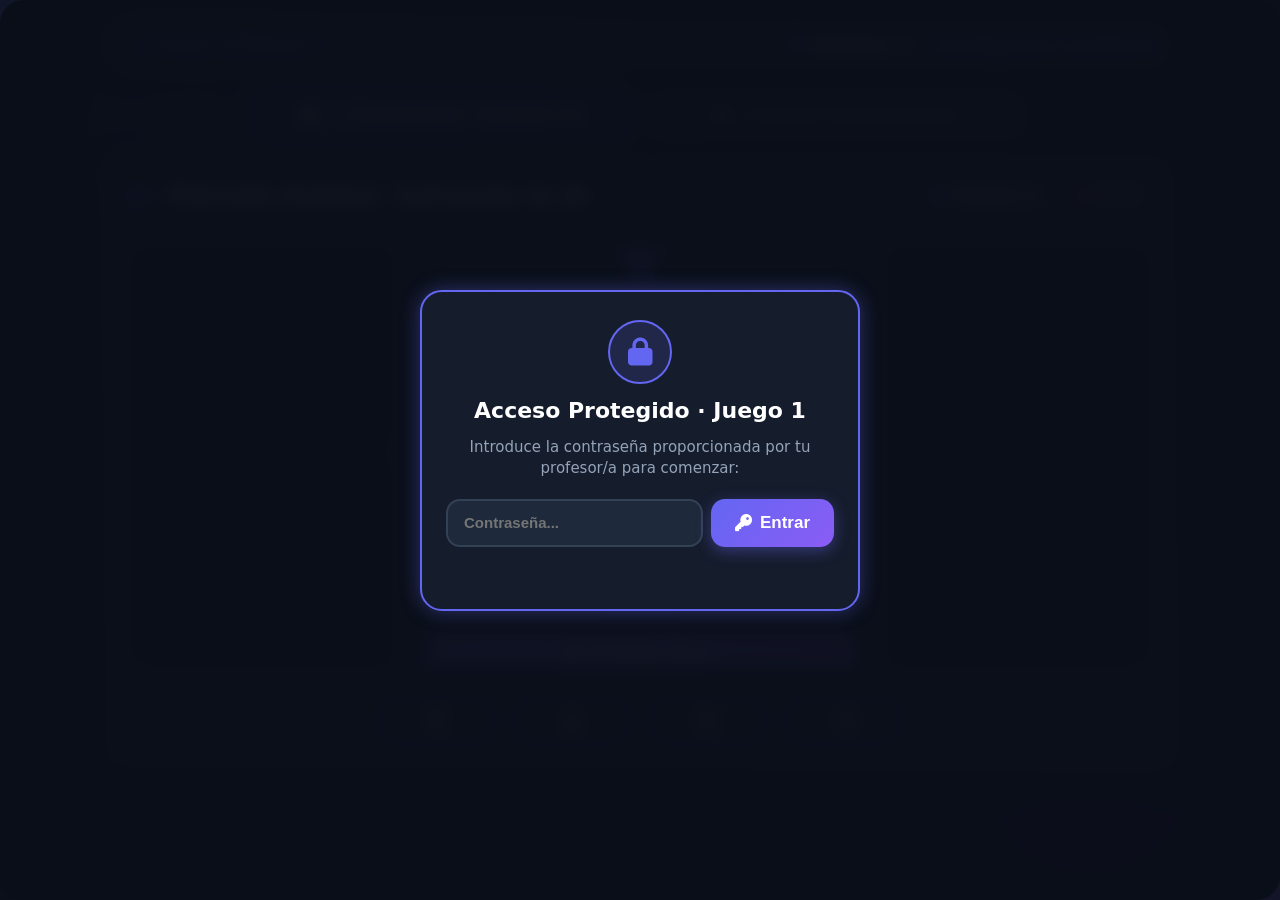
<file: ia_juegos.html>
<!DOCTYPE html>
<html lang="es">
<head>
<meta charset="UTF-8">
<meta name="viewport" content="width=device-width, initial-scale=1.0">
<title>Módulo 3 · Minijuegos de Inteligencia Artificial</title>

<!-- FontAwesome CDN para iconos -->
<link rel="stylesheet" href="https://cdnjs.cloudflare.com/ajax/libs/font-awesome/6.5.1/css/all.min.css">

<style>
/* ==========================================================================
   ESTILOS GENERALES Y TEMA CYBER-NEON (MÓDULO 3 - INTELIGENCIA ARTIFICIAL)
   ========================================================================== */
:root {
  --bg-dark: #0b0f19;
  --bg-card: #151c2c;
  --bg-card-light: #1e293b;
  --text-main: #f8fafc;
  --text-muted: #94a3b8;
  --line-color: #334155;
  
  --neon-cyan: #00f0ff;
  --neon-blue: #2563eb;
  --neon-purple: #8b5cf6;
  --neon-indigo: #6366f1;
  --neon-pink: #ec4899;
  --neon-green: #10b981;
  --neon-red: #ef4444;
  --neon-yellow: #f59e0b;

  --shadow-purple: 0 0 20px rgba(139, 92, 246, 0.4);
  --shadow-indigo: 0 0 20px rgba(99, 102, 241, 0.4);
  --shadow-cyan: 0 0 20px rgba(0, 240, 255, 0.4);
  --shadow-green: 0 0 20px rgba(16, 185, 129, 0.4);
  --shadow-red: 0 0 20px rgba(239, 68, 68, 0.4);
}

* {
  box-sizing: border-box;
  user-select: none;
  -webkit-user-select: none;
}

html, body {
  margin: 0;
  padding: 0;
  width: 100%;
  min-height: 100%;
  background-color: var(--bg-dark);
  background-image: 
    radial-gradient(circle at 15% 15%, rgba(99, 102, 241, 0.12), transparent 40%),
    radial-gradient(circle at 85% 85%, rgba(139, 92, 246, 0.12), transparent 40%);
  color: var(--text-main);
  font-family: 'Segoe UI', system-ui, -apple-system, sans-serif;
  overflow-x: hidden;
  overflow-y: auto;
}

.app-container {
  max-width: 1100px;
  min-height: 100vh;
  margin: 0 auto;
  padding: 16px;
  display: flex;
  flex-direction: column;
  gap: 16px;
}

.topbar {
  display: flex;
  justify-content: space-between;
  align-items: center;
  gap: 12px;
  flex-wrap: wrap;
  padding: 10px 16px;
  background: rgba(21, 28, 44, 0.85);
  backdrop-filter: blur(8px);
  border: 1px solid var(--line-color);
  border-radius: 999px;
  box-shadow: 0 4px 20px rgba(0, 0, 0, 0.3);
}

.back-btn {
  display: inline-flex;
  align-items: center;
  gap: 8px;
  color: var(--neon-indigo);
  text-decoration: none;
  font-weight: 800;
  font-size: 15px;
  padding: 8px 16px;
  border-radius: 999px;
  background: rgba(99, 102, 241, 0.1);
  border: 1px solid rgba(99, 102, 241, 0.3);
  transition: all 0.2s ease;
}

.back-btn:hover {
  background: rgba(99, 102, 241, 0.2);
  box-shadow: var(--shadow-indigo);
  transform: translateY(-1px);
}

.brand-title {
  font-weight: 900;
  font-size: 18px;
  letter-spacing: 0.5px;
  color: #fff;
  display: flex;
  align-items: center;
  gap: 8px;
}

.brand-title span {
  color: var(--neon-indigo);
  text-shadow: 0 0 10px var(--neon-indigo);
}

.tabs-nav {
  display: flex;
  justify-content: center;
  gap: 12px;
}

.tab-btn {
  flex: 1;
  max-width: 380px;
  padding: 14px 20px;
  border: 2px solid var(--line-color);
  background: var(--bg-card);
  color: var(--text-muted);
  font-weight: 800;
  font-size: 16px;
  border-radius: 16px;
  cursor: pointer;
  display: flex;
  align-items: center;
  justify-content: center;
  gap: 10px;
  transition: all 0.25s ease;
}

.tab-btn:hover {
  border-color: var(--neon-indigo);
  color: #fff;
}

.tab-btn.active {
  background: linear-gradient(135deg, rgba(99, 102, 241, 0.2), rgba(139, 92, 246, 0.2));
  border-color: var(--neon-indigo);
  color: #fff;
  box-shadow: var(--shadow-indigo);
}

.game-panel {
  display: none;
  background: var(--bg-card);
  border: 2px solid var(--line-color);
  border-radius: 24px;
  padding: 20px;
  box-shadow: 0 10px 30px rgba(0,0,0,0.5);
  flex-direction: column;
  gap: 16px;
}

.game-panel.active {
  display: flex;
}

.game-header {
  display: flex;
  justify-content: space-between;
  align-items: center;
  flex-wrap: wrap;
  gap: 12px;
  border-bottom: 1px solid var(--line-color);
  padding-bottom: 14px;
}

.game-header h2 {
  margin: 0;
  font-size: 24px;
  font-weight: 900;
  color: #fff;
  display: flex;
  align-items: center;
  gap: 10px;
}

.game-stats {
  display: flex;
  align-items: center;
  gap: 12px;
  flex-wrap: wrap;
}

.stat-badge {
  background: var(--bg-card-light);
  border: 1px solid var(--line-color);
  padding: 8px 14px;
  border-radius: 999px;
  font-weight: 800;
  font-size: 15px;
  display: flex;
  align-items: center;
  gap: 6px;
}

.stat-badge i { color: var(--neon-indigo); }
.stat-badge.lives i { color: var(--neon-red); }
.stat-badge.timer i { color: var(--neon-yellow); }
.stat-badge.shield i { color: var(--neon-cyan); }

.game-viewport {
  position: relative;
  width: 100%;
  display: flex;
  justify-content: center;
  align-items: center;
  background: #070a12;
  border-radius: 20px;
  border: 2px solid var(--line-color);
  overflow: hidden;
  min-height: 420px;
}

canvas {
  display: block;
  max-width: 100%;
  background: transparent;
}

.dpad-container {
  display: flex;
  justify-content: center;
  gap: 16px;
  padding-top: 10px;
}

.dpad-btn {
  flex: 1;
  max-width: 120px;
  height: 52px;
  background: var(--bg-card-light);
  border: 2px solid var(--neon-indigo);
  color: #fff;
  border-radius: 16px;
  font-size: 22px;
  font-weight: bold;
  display: flex;
  align-items: center;
  justify-content: center;
  cursor: pointer;
  user-select: none;
}

.dpad-btn:active {
  background: var(--neon-indigo);
  color: var(--bg-dark);
}

.modal-overlay {
  position: absolute;
  top: 0; left: 0; right: 0; bottom: 0;
  background: rgba(11, 15, 25, 0.92);
  backdrop-filter: blur(6px);
  display: flex; flex-direction: column; justify-content: center; align-items: center;
  padding: 24px; text-align: center; z-index: 100; border-radius: 20px;
}

.modal-card {
  background: var(--bg-card);
  border: 2px solid var(--neon-indigo);
  border-radius: 20px;
  padding: 24px;
  max-width: 480px;
  width: 100%;
  box-shadow: var(--shadow-indigo);
  display: flex;
  flex-direction: column;
  gap: 16px;
  animation: popIn 0.3s ease;
}

.modal-card.warning { border-color: var(--neon-red); box-shadow: var(--shadow-red); }
.modal-card.success { border-color: var(--neon-green); box-shadow: var(--shadow-green); }

.modal-card h3 { margin: 0; font-size: 24px; color: #fff; }
.modal-card p { margin: 0; font-size: 15px; color: var(--text-muted); line-height: 1.5; }

.action-btn {
  background: linear-gradient(135deg, var(--neon-indigo), var(--neon-purple));
  color: #fff; border: none; border-radius: 14px; padding: 14px 24px;
  font-size: 17px; font-weight: 800; cursor: pointer;
  box-shadow: 0 4px 15px rgba(99, 102, 241, 0.4); transition: all 0.2s ease;
  display: inline-flex; align-items: center; justify-content: center; gap: 8px; text-decoration: none;
}
.action-btn:hover { transform: translateY(-2px); box-shadow: 0 6px 20px rgba(99, 102, 241, 0.6); }

.toast-alert {
  position: absolute; top: 16px; left: 50%;
  transform: translateX(-50%) translateY(-100px);
  background: #ef4444; color: #fff; padding: 12px 20px; border-radius: 999px;
  font-weight: 800; font-size: 15px; box-shadow: 0 8px 25px rgba(239, 68, 68, 0.5);
  display: flex; align-items: center; gap: 10px; z-index: 120;
  transition: transform 0.3s cubic-bezier(0.175, 0.885, 0.32, 1.275);
  text-align: center; max-width: 90%;
}
.toast-alert.show { transform: translateX(-50%) translateY(0); }
.toast-alert.ok { background: #10b981; box-shadow: 0 8px 25px rgba(16, 185, 129, 0.5); }

/* ==========================================================================
   ESTILOS PANTALLA DE BLOQUEO / CONTRASEÑA
   ========================================================================== */
.lock-overlay {
  position: absolute;
  top: 0; left: 0; right: 0; bottom: 0;
  background: rgba(11, 15, 25, 0.96);
  backdrop-filter: blur(8px);
  display: flex;
  flex-direction: column;
  justify-content: center;
  align-items: center;
  padding: 24px;
  text-align: center;
  z-index: 150;
  border-radius: 24px;
}

.lock-card {
  background: var(--bg-card);
  border: 2px solid var(--neon-indigo);
  border-radius: 22px;
  padding: 28px 24px;
  max-width: 440px;
  width: 100%;
  box-shadow: var(--shadow-indigo);
  display: flex;
  flex-direction: column;
  align-items: center;
  gap: 14px;
  animation: popIn 0.3s ease;
}

.lock-icon {
  width: 64px;
  height: 64px;
  background: rgba(99, 102, 241, 0.15);
  border: 2px solid var(--neon-indigo);
  border-radius: 50%;
  display: flex;
  align-items: center;
  justify-content: center;
  font-size: 28px;
  color: var(--neon-indigo);
}

.lock-card h3 {
  margin: 0;
  font-size: 22px;
  color: #fff;
  font-weight: 900;
}

.lock-card p {
  margin: 0;
  font-size: 15px;
  color: var(--text-muted);
  line-height: 1.4;
}

.pass-input-group {
  display: flex;
  gap: 8px;
  width: 100%;
  margin-top: 6px;
}

.pass-input-group input {
  flex: 1;
  background: var(--bg-card-light);
  border: 2px solid var(--line-color);
  border-radius: 14px;
  padding: 12px 16px;
  color: #fff;
  font-size: 15px;
  font-weight: 700;
  outline: none;
  transition: border-color 0.2s ease;
}

.pass-input-group input:focus {
  border-color: var(--neon-indigo);
}

.pass-error {
  color: var(--neon-red);
  font-weight: 800;
  font-size: 14px;
  min-height: 20px;
}

@keyframes popIn {
  from { opacity: 0; transform: scale(0.9); }
  to { opacity: 1; transform: scale(1); }
}

@media (max-width: 768px) {
  .topbar { border-radius: 16px; }
  .brand-title { font-size: 15px; }
  .tab-btn { font-size: 14px; padding: 10px 12px; }
  .game-panel { padding: 14px; }
}
</style>
</head>
<body>

<div class="app-container">
  
  <header class="topbar">
    <a href="modulo_3_ia.html" class="back-btn">
      <i class="fa-solid fa-arrow-left"></i> Volver al Módulo 3
    </a>
    <div class="brand-title">
      <i class="fa-solid fa-brain" style="color: var(--neon-indigo);"></i>
      Módulo 3 · <span>Inteligencia Artificial</span>
    </div>
  </header>

  <nav class="tabs-nav">
    <button class="tab-btn active" id="tabGame1Btn" onclick="switchGame(1)">
      <i class="fa-solid fa-shuttle-space"></i> 1. Patrulla Estelar: Salvando la IA
    </button>
    <button class="tab-btn" id="tabGame2Btn" onclick="switchGame(2)">
      <i class="fa-solid fa-comment-slash"></i> 2. Detector de Alucinaciones
    </button>
  </nav>

  <!-- ==========================================================================
       JUEGO 1: PATRULLA ESTELAR: SALVANDO LA IA
       ========================================================================== -->
  <main class="game-panel active" id="game1Panel">
    
    <!-- Bloqueo por contraseña para Juego 1 -->
    <div class="lock-overlay" id="g1LockOverlay">
      <div class="lock-card">
        <div class="lock-icon"><i class="fa-solid fa-lock"></i></div>
        <h3>Acceso Protegido · Juego 1</h3>
        <p>Introduce la contraseña proporcionada por tu profesor/a para comenzar:</p>
        <div class="pass-input-group">
          <input type="text" id="g1PassInput" placeholder="Contraseña..." autocomplete="off" onkeypress="if(event.key==='Enter') checkPass(1)">
          <button class="action-btn" onclick="checkPass(1)"><i class="fa-solid fa-key"></i> Entrar</button>
        </div>
        <div class="pass-error" id="g1PassError"></div>
      </div>
    </div>

    <div class="game-header">
      <h2><i class="fa-solid fa-shuttle-space" style="color: var(--neon-indigo);"></i> Patrulla Estelar: Salvando la IA</h2>
      <div class="game-stats">
        <div class="stat-badge" title="Puntuación actual">
          <i class="fa-solid fa-star"></i> Puntos: <span id="g1Score">0</span>
        </div>
        <div class="stat-badge lives" title="Vidas restantes">
          <i class="fa-solid fa-heart"></i> <span id="g1Lives">3</span> / 3
        </div>
        <div class="stat-badge shield" id="g1ShieldBadge" style="display:none;">
          <i class="fa-solid fa-shield-halved"></i> ¡Escudo activo!
        </div>
      </div>
    </div>

    <div class="game-viewport" id="g1Viewport">
      <canvas id="starshipCanvas" width="700" height="420"></canvas>
      <div class="toast-alert" id="g1Toast"><i class="fa-solid fa-circle-info"></i><span id="g1ToastMsg"></span></div>
      
      <div class="modal-overlay" id="g1Modal">
        <div class="modal-card" id="g1ModalCard">
          <i class="fa-solid fa-rocket" style="font-size: 50px; color: var(--neon-indigo);"></i>
          <h3 id="g1ModalTitle">Patrulla Estelar: Salvando la IA</h3>
          <p id="g1ModalDesc">
            Pilota tu nave por el ciberespacio para alimentar la Inteligencia Artificial:<br><br>
            🟢 <b>Datos de entrenamiento:</b> Reúnelos para sumar +100 pts.<br>
            🔴 <b>Virus y Alucinaciones:</b> ¡Esquívalos! Restan 1 vida.<br>
            ⚡ <b>Power-Ups del Prompt:</b> Colecta (Rol, Tarea, Contexto, Formato) para bonus y <b>Escudo protector de 3s</b>.<br><br>
            <b>Controles:</b> Usa las flechas ⬆️ ⬇️ ⬅️ ➡️ o la cruceta en pantalla.
          </p>
          <button class="action-btn" id="g1StartBtn" onclick="initGame1()"><i class="fa-solid fa-play"></i> Despegar Nave</button>
        </div>
      </div>
    </div>

    <div class="dpad-container">
      <button class="dpad-btn" id="g1UpBtn"><i class="fa-solid fa-arrow-up"></i></button>
      <button class="dpad-btn" id="g1DownBtn"><i class="fa-solid fa-arrow-down"></i></button>
      <button class="dpad-btn" id="g1LeftBtn"><i class="fa-solid fa-arrow-left"></i></button>
      <button class="dpad-btn" id="g1RightBtn"><i class="fa-solid fa-arrow-right"></i></button>
    </div>
  </main>

  <!-- ==========================================================================
       JUEGO 2: EL DETECTOR DE ALUCINACIONES
       ========================================================================== -->
  <main class="game-panel" id="game2Panel">
    
    <!-- Bloqueo por contraseña para Juego 2 -->
    <div class="lock-overlay" id="g2LockOverlay">
      <div class="lock-card">
        <div class="lock-icon"><i class="fa-solid fa-lock"></i></div>
        <h3>Acceso Protegido · Juego 2</h3>
        <p>Introduce la contraseña proporcionada por tu profesor/a para comenzar:</p>
        <div class="pass-input-group">
          <input type="text" id="g2PassInput" placeholder="Contraseña..." autocomplete="off" onkeypress="if(event.key==='Enter') checkPass(2)">
          <button class="action-btn" onclick="checkPass(2)"><i class="fa-solid fa-key"></i> Entrar</button>
        </div>
        <div class="pass-error" id="g2PassError"></div>
      </div>
    </div>

    <div class="game-header">
      <h2><i class="fa-solid fa-comment-slash" style="color: var(--neon-purple);"></i> El Detector de Alucinaciones</h2>
      <div class="game-stats">
        <div class="stat-badge timer" title="Tiempo restante">
          <i class="fa-solid fa-clock"></i> Tiempo: <span id="g2Timer">30</span>s
        </div>
        <div class="stat-badge lives" title="Vidas restantes">
          <i class="fa-solid fa-heart"></i> <span id="g2Lives">3</span> / 3
        </div>
        <div class="stat-badge" title="Puntuación">
          <i class="fa-solid fa-bullseye"></i> Alucinaciones destruidas: <span id="g2Score">0</span>
        </div>
      </div>
    </div>

    <div class="game-viewport" id="g2Viewport">
      <canvas id="detectorCanvas" width="700" height="420"></canvas>
      <div class="toast-alert" id="g2Toast"><i class="fa-solid fa-circle-exclamation"></i><span id="g2ToastMsg"></span></div>
      
      <div class="modal-overlay" id="g2Modal">
        <div class="modal-card" id="g2ModalCard">
          <i class="fa-solid fa-robot" style="font-size: 50px; color: var(--neon-purple);"></i>
          <h3 id="g2ModalTitle">El Detector de Alucinaciones</h3>
          <p id="g2ModalDesc">
            Las respuestas de la IA caen en burbujas de texto. ¡Analízalas rápido!<br><br>
            💥 <b>Alucinaciones (Respuestas Falsas/Absurdas):</b> ¡Haz clic/tócalas para destruirlas antes de que toquen el suelo!<br>
            ✅ <b>Verdades (Datos Correctos):</b> ¡NO las toques! Déjalas caer de forma segura.<br><br>
            ⚠️ Perderás 1 vida si destruyes una Verdad o si dejas caer una Alucinación. ¡Sobrevive 30 segundos!
          </p>
          <button class="action-btn" id="g2StartBtn" onclick="initGame2()"><i class="fa-solid fa-play"></i> Iniciar Detector</button>
        </div>
      </div>
    </div>
  </main>

</div>

<script>
/* ==========================================================================
   SISTEMA DE CONTRASEÑAS POR MINIJUEGO
   ========================================================================== */
const PASSWORDS = {
  1: 'salchichas voladoras',
  2: 'tiburon electrico'
};

function normalizeStr(str) {
  return str ? str.trim().toLowerCase().normalize('NFD').replace(/[\u0300-\u036f]/g, '') : '';
}

function checkPass(gameNum) {
  const inputEl = document.getElementById(`g${gameNum}PassInput`);
  const errorEl = document.getElementById(`g${gameNum}PassError`);
  const overlayEl = document.getElementById(`g${gameNum}LockOverlay`);

  const userVal = normalizeStr(inputEl.value);
  const targetVal = normalizeStr(PASSWORDS[gameNum]);

  if (userVal === targetVal) {
    overlayEl.style.display = 'none';
    sessionStorage.setItem(`m3_g${gameNum}_unlocked`, 'true');
  } else {
    errorEl.textContent = '🔒 Contraseña incorrecta. Pídesela a tu profesor/a.';
    inputEl.style.borderColor = 'var(--neon-red)';
    setTimeout(() => {
      inputEl.style.borderColor = 'var(--line-color)';
    }, 1500);
  }
}

// Comprobar desbloqueo en sesión previa
window.addEventListener('load', () => {
  if (sessionStorage.getItem('m3_g1_unlocked') === 'true') {
    document.getElementById('g1LockOverlay').style.display = 'none';
  }
  if (sessionStorage.getItem('m3_g2_unlocked') === 'true') {
    document.getElementById('g2LockOverlay').style.display = 'none';
  }
});

/* ==========================================================================
   NAVEGACIÓN ENTRE PESTAÑAS
   ========================================================================== */
function switchGame(gameNum) {
  document.getElementById('tabGame1Btn').classList.toggle('active', gameNum === 1);
  document.getElementById('tabGame2Btn').classList.toggle('active', gameNum === 2);
  document.getElementById('game1Panel').classList.toggle('active', gameNum === 1);
  document.getElementById('game2Panel').classList.toggle('active', gameNum === 2);

  if (gameNum === 1) {
    if (g2Running) g2Running = false;
    drawStarshipStatic();
  } else {
    if (g1Running) g1Running = false;
    drawDetectorStatic();
  }
}

function showToast(game, msg, isOk = false) {
  const toast = document.getElementById(game === 1 ? 'g1Toast' : 'g2Toast');
  const toastMsg = document.getElementById(game === 1 ? 'g1ToastMsg' : 'g2ToastMsg');
  toastMsg.textContent = msg;
  toast.className = 'toast-alert show' + (isOk ? ' ok' : '');
  setTimeout(() => { toast.classList.remove('show'); }, 1800);
}


/* ==========================================================================
   JUEGO 1: PATRULLA ESTELAR: SALVANDO LA IA (LOGICA GAME engine)
   ========================================================================== */
const canvas1 = document.getElementById('starshipCanvas');
const ctx1 = canvas1.getContext('2d');

let g1Score = 0;
let g1Lives = 3;
let g1Running = false;
let g1AnimFrame = null;
let g1ShieldTime = 0; // ms restantes de escudo

let ship = { x: 80, y: 190, width: 44, height: 28, speed: 4.5 };
let g1Keys = { Up: false, Down: false, Left: false, Right: false };
let g1Entities = [];
let g1SpawnTimer = 0;
let g1SpeedMultiplier = 1.0;

const PROMPT_PARTS = [
  { name: 'Rol', color: '#3b82f6', desc: '¡Parte del Prompt: ROL (+150 pts + Escudo!)' },
  { name: 'Tarea', color: '#8b5cf6', desc: '¡Parte del Prompt: TAREA (+150 pts + Escudo!)' },
  { name: 'Contexto', color: '#ec4899', desc: '¡Parte del Prompt: CONTEXTO (+150 pts + Escudo!)' },
  { name: 'Formato', color: '#f59e0b', desc: '¡Parte del Prompt: FORMATO (+150 pts + Escudo!)' }
];

const HAZARDS = ['Virus', 'Alucinación', 'Sesgo', 'Bug', 'Error'];

function initGame1() {
  g1Score = 0;
  g1Lives = 3;
  g1ShieldTime = 0;
  g1SpeedMultiplier = 1.0;
  ship.x = 80;
  ship.y = canvas1.height / 2 - 14;
  g1Entities = [];
  g1SpawnTimer = 0;

  document.getElementById('g1Score').textContent = '0';
  document.getElementById('g1Lives').textContent = '3';
  document.getElementById('g1ShieldBadge').style.display = 'none';
  document.getElementById('g1Modal').style.display = 'none';

  g1Running = true;
  if (g1AnimFrame) cancelAnimationFrame(g1AnimFrame);
  game1Loop();
}

function spawnG1Entity() {
  const rand = Math.random();
  let type = 'data';
  let text = '';
  let color = '';
  let size = 20;
  let speed = (1.1 + Math.random() * 0.7) * g1SpeedMultiplier;

  if (rand < 0.55) {
    // Esfera Verde: Dato de Entrenamiento
    type = 'data';
    text = 'Dato';
    color = '#10b981';
    size = 18;
  } else if (rand < 0.85) {
    // Peligro: Virus / Alucinación
    type = 'hazard';
    text = HAZARDS[Math.floor(Math.random() * HAZARDS.length)];
    color = '#ef4444';
    size = 24;
  } else {
    // Power up de Prompt
    type = 'powerup';
    const p = PROMPT_PARTS[Math.floor(Math.random() * PROMPT_PARTS.length)];
    text = p.name;
    color = p.color;
    size = 22;
  }

  const y = Math.random() * (canvas1.height - 60) + 30;
  g1Entities.push({
    x: canvas1.width + 30,
    y: y,
    type: type,
    text: text,
    color: color,
    size: size,
    speed: speed,
    angle: 0
  });
}

function updateGame1() {
  // Incrementar velocidad gradualmente pero suave
  g1SpeedMultiplier += 0.0001;

  // Actualizar Escudo
  if (g1ShieldTime > 0) {
    g1ShieldTime -= 16.6;
    if (g1ShieldTime <= 0) {
      g1ShieldTime = 0;
      document.getElementById('g1ShieldBadge').style.display = 'none';
    }
  }

  // Movimiento Nave
  if (g1Keys.Up && ship.y > 10) ship.y -= ship.speed;
  if (g1Keys.Down && ship.y + ship.height < canvas1.height - 10) ship.y += ship.speed;
  if (g1Keys.Left && ship.x > 10) ship.x -= ship.speed;
  if (g1Keys.Right && ship.x + ship.width < canvas1.width - 10) ship.x += ship.speed;

  // Generación de Entidades (más pausada para niños)
  g1SpawnTimer++;
  if (g1SpawnTimer >= 70) {
    spawnG1Entity();
    g1SpawnTimer = 0;
  }

  // Actualización de Entidades y Colisiones
  for (let i = g1Entities.length - 1; i >= 0; i--) {
    let e = g1Entities[i];
    e.x -= e.speed;
    e.angle += 0.05;

    // Colisión con la Nave
    if (
      ship.x < e.x + e.size &&
      ship.x + ship.width > e.x - e.size &&
      ship.y < e.y + e.size &&
      ship.y + ship.height > e.y - e.size
    ) {
      if (e.type === 'data') {
        g1Score += 100;
        document.getElementById('g1Score').textContent = g1Score;
      } else if (e.type === 'powerup') {
        g1Score += 150;
        g1ShieldTime = 3000; // 3 segundos de escudo
        document.getElementById('g1Score').textContent = g1Score;
        document.getElementById('g1ShieldBadge').style.display = 'inline-flex';
        showToast(1, `⚡ ¡Recogiste ${e.text}! Escudo de 3s activado (+150 pts)`, true);
      } else if (e.type === 'hazard') {
        if (g1ShieldTime > 0) {
          showToast(1, '🛡️ ¡Escudo absorbió el ataque!', true);
        } else {
          g1Lives--;
          document.getElementById('g1Lives').textContent = g1Lives;
          showToast(1, `💥 ¡Chocaste contra un ${e.text}! (-1 Vida)`);
          if (g1Lives <= 0) {
            handleG1GameOver();
          }
        }
      }
      g1Entities.splice(i, 1);
      continue;
    }

    // Remover al salir de pantalla
    if (e.x < -40) {
      g1Entities.splice(i, 1);
    }
  }
}

function renderGame1() {
  ctx1.clearRect(0, 0, canvas1.width, canvas1.height);

  // Fondo Espacial
  ctx1.fillStyle = '#070a12';
  ctx1.fillRect(0, 0, canvas1.width, canvas1.height);

  // Rejilla de Fondo Estelar
  ctx1.strokeStyle = 'rgba(99, 102, 241, 0.08)';
  ctx1.lineWidth = 1;
  for (let x = 0; x < canvas1.width; x += 40) {
    ctx1.beginPath(); ctx1.moveTo(x, 0); ctx1.lineTo(x, canvas1.height); ctx1.stroke();
  }

  // Dibujar Nave Espacial
  ctx1.save();
  ctx1.translate(ship.x, ship.y);

  // Fuego de los propulsores
  ctx1.fillStyle = Math.random() > 0.5 ? '#ff4500' : '#ff8c00';
  ctx1.beginPath();
  ctx1.moveTo(-10, 8);
  ctx1.lineTo(-24 - Math.random() * 8, 14);
  ctx1.lineTo(-10, 20);
  ctx1.closePath();
  ctx1.fill();

  // Escudo visual si está activo
  if (g1ShieldTime > 0) {
    ctx1.strokeStyle = '#00f0ff';
    ctx1.shadowColor = '#00f0ff';
    ctx1.shadowBlur = 15;
    ctx1.lineWidth = 3;
    ctx1.beginPath();
    ctx1.arc(ship.width / 2, ship.height / 2, 28, 0, Math.PI * 2);
    ctx1.stroke();
    ctx1.shadowBlur = 0;
  }

  // Cuerpo de la Nave
  ctx1.fillStyle = '#4f46e5';
  ctx1.strokeStyle = '#818cf8';
  ctx1.lineWidth = 2;
  ctx1.beginPath();
  ctx1.moveTo(0, 0);
  ctx1.lineTo(ship.width, ship.height / 2);
  ctx1.lineTo(0, ship.height);
  ctx1.lineTo(8, ship.height / 2);
  ctx1.closePath();
  ctx1.fill();
  ctx1.stroke();

  // Cabina de Cristal
  ctx1.fillStyle = '#00f0ff';
  ctx1.beginPath();
  ctx1.arc(22, ship.height / 2, 6, 0, Math.PI * 2);
  ctx1.fill();
  ctx1.restore();

  // Dibujar Entidades
  g1Entities.forEach(e => {
    ctx1.save();
    ctx1.translate(e.x, e.y);

    if (e.type === 'data') {
      // Esfera Verde de Datos
      ctx1.fillStyle = '#10b981';
      ctx1.shadowColor = '#10b981';
      ctx1.shadowBlur = 12;
      ctx1.beginPath();
      ctx1.arc(0, 0, e.size, 0, Math.PI * 2);
      ctx1.fill();
      ctx1.shadowBlur = 0;

      ctx1.fillStyle = '#ffffff';
      ctx1.font = 'bold 11px sans-serif';
      ctx1.textAlign = 'center';
      ctx1.textBaseline = 'middle';
      ctx1.fillText('DATOS', 0, 0);
    } else if (e.type === 'hazard') {
      // Asteroide / Virus Rojo
      ctx1.rotate(e.angle);
      ctx1.fillStyle = '#991b1b';
      ctx1.strokeStyle = '#ef4444';
      ctx1.shadowColor = '#ef4444';
      ctx1.shadowBlur = 12;
      ctx1.lineWidth = 2;

      // Forma estrellada/irregular
      ctx1.beginPath();
      for (let i = 0; i < 6; i++) {
        let r = i % 2 === 0 ? e.size : e.size * 0.55;
        let a = (i * Math.PI) / 3;
        let px = Math.cos(a) * r;
        let py = Math.sin(a) * r;
        if (i === 0) ctx1.moveTo(px, py); else ctx1.lineTo(px, py);
      }
      ctx1.closePath();
      ctx1.fill();
      ctx1.stroke();
      ctx1.shadowBlur = 0;

      ctx1.rotate(-e.angle);
      ctx1.fillStyle = '#ffffff';
      ctx1.font = 'bold 10px sans-serif';
      ctx1.textAlign = 'center';
      ctx1.textBaseline = 'middle';
      ctx1.fillText(e.text, 0, 0);
    } else if (e.type === 'powerup') {
      // Power Up de Prompt
      ctx1.fillStyle = e.color;
      ctx1.shadowColor = e.color;
      ctx1.shadowBlur = 14;
      ctx1.beginPath();
      ctx1.roundRect(-e.size, -e.size + 4, e.size * 2, e.size * 1.5, 8);
      ctx1.fill();
      ctx1.shadowBlur = 0;

      ctx1.fillStyle = '#ffffff';
      ctx1.font = 'bold 11px sans-serif';
      ctx1.textAlign = 'center';
      ctx1.textBaseline = 'middle';
      ctx1.fillText('PROMPT', 0, -3);
      ctx1.font = '900 10px sans-serif';
      ctx1.fillText(e.text, 0, 7);
    }

    ctx1.restore();
  });
}

function handleG1GameOver() {
  g1Running = false;
  document.getElementById('g1ModalTitle').innerHTML = '💥 Misión Terminada';
  document.getElementById('g1ModalDesc').innerHTML = `Has perdido tus 3 vidas.<br><br><b>Puntuación acumulada:</b> <span style="font-size:22px;color:var(--neon-indigo);font-weight:900;">${g1Score} puntos</span>.`;
  document.getElementById('g1StartBtn').innerHTML = '<i class="fa-solid fa-rotate-right"></i> Volver a Intentar';
  document.getElementById('g1Modal').style.display = 'flex';
}

function game1Loop() {
  if (!g1Running) return;
  updateGame1();
  renderGame1();
  g1AnimFrame = requestAnimationFrame(game1Loop);
}

function drawStarshipStatic() { renderGame1(); }

// Controles Teclado
window.addEventListener('keydown', e => {
  if (e.key === 'ArrowUp' || e.key === 'w' || e.key === 'W') g1Keys.Up = true;
  if (e.key === 'ArrowDown' || e.key === 's' || e.key === 'S') g1Keys.Down = true;
  if (e.key === 'ArrowLeft' || e.key === 'a' || e.key === 'A') g1Keys.Left = true;
  if (e.key === 'ArrowRight' || e.key === 'd' || e.key === 'D') g1Keys.Right = true;
});

window.addEventListener('keyup', e => {
  if (e.key === 'ArrowUp' || e.key === 'w' || e.key === 'W') g1Keys.Up = false;
  if (e.key === 'ArrowDown' || e.key === 's' || e.key === 'S') g1Keys.Down = false;
  if (e.key === 'ArrowLeft' || e.key === 'a' || e.key === 'A') g1Keys.Left = false;
  if (e.key === 'ArrowRight' || e.key === 'd' || e.key === 'D') g1Keys.Right = false;
});

// Controles Táctiles/Botones
const setupDpad = (id, key) => {
  const btn = document.getElementById(id);
  btn.addEventListener('mousedown', () => g1Keys[key] = true);
  btn.addEventListener('mouseup', () => g1Keys[key] = false);
  btn.addEventListener('touchstart', (e) => { e.preventDefault(); g1Keys[key] = true; });
  btn.addEventListener('touchend', (e) => { e.preventDefault(); g1Keys[key] = false; });
};
setupDpad('g1UpBtn', 'Up');
setupDpad('g1DownBtn', 'Down');
setupDpad('g1LeftBtn', 'Left');
setupDpad('g1RightBtn', 'Right');


/* ==========================================================================
   JUEGO 2: EL DETECTOR DE ALUCINACIONES (LOGICA GAME ENGINE)
   ========================================================================== */
const canvas2 = document.getElementById('detectorCanvas');
const ctx2 = canvas2.getContext('2d');

let g2Score = 0;
let g2Lives = 3;
let g2TimeLeft = 30;
let g2Running = false;
let g2AnimFrame = null;
let g2TimerInterval = null;
let g2Bubbles = [];
let g2SpawnTimer = 0;

const TRUTHS = [
  "El sol da calor",
  "Lleva bañador a la playa",
  "Los perros ladran",
  "La tierra gira al sol",
  "El agua congela a 0°C",
  "Los pájaros tienen plumas",
  "El hielo es frío",
  "Los árboles dan oxígeno"
];

const HALLUCINATIONS = [
  "Lleva abrigo de nieve a la playa",
  "Los perros son magdalenas",
  "Los gatos vuelan",
  "La luna está hecha de queso",
  "Los peces leen periódicos",
  "Las rocas comen espaguetis",
  "La lluvia cae hacia arriba",
  "El sol es un helado verde"
];

function initGame2() {
  g2Score = 0;
  g2Lives = 3;
  g2TimeLeft = 30;
  g2Bubbles = [];
  g2SpawnTimer = 0;

  document.getElementById('g2Score').textContent = '0';
  document.getElementById('g2Lives').textContent = '3';
  document.getElementById('g2Timer').textContent = '30';
  document.getElementById('g2Modal').style.display = 'none';

  g2Running = true;
  if (g2AnimFrame) cancelAnimationFrame(g2AnimFrame);
  if (g2TimerInterval) clearInterval(g2TimerInterval);

  g2TimerInterval = setInterval(() => {
    if (!g2Running) return;
    g2TimeLeft--;
    document.getElementById('g2Timer').textContent = g2TimeLeft;
    if (g2TimeLeft <= 0) {
      handleG2Win();
    }
  }, 1000);

  game2Loop();
}

function spawnG2Bubble() {
  const isHallucination = Math.random() > 0.5;
  const textArray = isHallucination ? HALLUCINATIONS : TRUTHS;
  const text = textArray[Math.floor(Math.random() * textArray.length)];

  ctx2.font = 'bold 13px sans-serif';
  const textWidth = ctx2.measureText(text).width;
  const width = Math.max(160, textWidth + 36);
  const height = 44;
  const x = Math.random() * (canvas2.width - width - 20) + 10;

  g2Bubbles.push({
    x: x,
    y: -height,
    width: width,
    height: height,
    text: text,
    isHallucination: isHallucination,
    speed: 0.45 + Math.random() * 0.35
  });
}

function updateGame2() {
  g2SpawnTimer++;
  if (g2SpawnTimer >= 90) {
    spawnG2Bubble();
    g2SpawnTimer = 0;
  }

  for (let i = g2Bubbles.length - 1; i >= 0; i--) {
    let b = g2Bubbles[i];
    b.y += b.speed;

    // Si la burbuja toca el suelo
    if (b.y > canvas2.height) {
      if (b.isHallucination) {
        // Dejó caer una alucinación -> Pierde vida
        g2Lives--;
        document.getElementById('g2Lives').textContent = g2Lives;
        showToast(2, `💥 Se escapó una alucinación: "${b.text}" (-1 Vida)`);
        if (g2Lives <= 0) handleG2GameOver();
      } else {
        // Dejó caer una verdad -> Correcto (no pasa nada malo)
      }
      g2Bubbles.splice(i, 1);
    }
  }
}

function renderGame2() {
  ctx2.clearRect(0, 0, canvas2.width, canvas2.height);

  // Fondo
  ctx2.fillStyle = '#070a12';
  ctx2.fillRect(0, 0, canvas2.width, canvas2.height);

  // Rejilla de Fondo
  ctx2.strokeStyle = 'rgba(139, 92, 246, 0.08)';
  ctx2.lineWidth = 1;
  for (let y = 0; y < canvas2.height; y += 40) {
    ctx2.beginPath(); ctx2.moveTo(0, y); ctx2.lineTo(canvas2.width, y); ctx2.stroke();
  }

  // Dibujar Burbujas
  g2Bubbles.forEach(b => {
    ctx2.save();
    
    // Sombra neón según tipo (alucinación = rojo/purpura, verdad = azul)
    if (b.isHallucination) {
      ctx2.shadowColor = '#ec4899';
      ctx2.fillStyle = '#831843';
      ctx2.strokeStyle = '#f472b6';
    } else {
      ctx2.shadowColor = '#3b82f6';
      ctx2.fillStyle = '#1e3a8a';
      ctx2.strokeStyle = '#60a5fa';
    }

    ctx2.shadowBlur = 10;
    ctx2.lineWidth = 2;

    // Dibujar Burbuja de Chat
    ctx2.beginPath();
    ctx2.roundRect(b.x, b.y, b.width, b.height, 14);
    ctx2.fill();
    ctx2.stroke();
    ctx2.shadowBlur = 0;

    // Texto de la burbuja
    ctx2.fillStyle = '#ffffff';
    ctx2.font = 'bold 13px sans-serif';
    ctx2.textAlign = 'center';
    ctx2.textBaseline = 'middle';
    ctx2.fillText(b.text, b.x + b.width / 2, b.y + b.height / 2);

    ctx2.restore();
  });
}

// Click en el Canvas
canvas2.addEventListener('click', (e) => {
  if (!g2Running) return;

  const rect = canvas2.getBoundingClientRect();
  const scaleX = canvas2.width / rect.width;
  const scaleY = canvas2.height / rect.height;
  const clickX = (e.clientX - rect.left) * scaleX;
  const clickY = (e.clientY - rect.top) * scaleY;

  for (let i = g2Bubbles.length - 1; i >= 0; i--) {
    let b = g2Bubbles[i];
    if (
      clickX >= b.x &&
      clickX <= b.x + b.width &&
      clickY >= b.y &&
      clickY <= b.y + b.height
    ) {
      if (b.isHallucination) {
        // Destruyó alucinación correctamente -> +1 Punto
        g2Score++;
        document.getElementById('g2Score').textContent = g2Score;
        showToast(2, `🎯 ¡Alucinación destruida! (${b.text})`, true);
      } else {
        // Destruyó una Verdad -> Pierde vida
        g2Lives--;
        document.getElementById('g2Lives').textContent = g2Lives;
        showToast(2, `❌ ¡Era una VERDAD! No debías destruirla (${b.text}) (-1 Vida)`);
        if (g2Lives <= 0) handleG2GameOver();
      }
      g2Bubbles.splice(i, 1);
      break;
    }
  }
});

function handleG2GameOver() {
  g2Running = false;
  if (g2TimerInterval) clearInterval(g2TimerInterval);
  document.getElementById('g2ModalTitle').innerHTML = '💥 Detector Desactivado';
  document.getElementById('g2ModalDesc').innerHTML = `Has acumulado 3 errores.<br><br><b>Alucinaciones destruidas:</b> <span style="font-size:22px;color:var(--neon-purple);font-weight:900;">${g2Score}</span>.`;
  document.getElementById('g2StartBtn').innerHTML = '<i class="fa-solid fa-rotate-right"></i> Intentar de Nuevo';
  document.getElementById('g2Modal').style.display = 'flex';
}

function handleG2Win() {
  g2Running = false;
  if (g2TimerInterval) clearInterval(g2TimerInterval);
  document.getElementById('g2ModalTitle').innerHTML = '🏆 ¡Misión Cumplida!';
  document.getElementById('g2ModalDesc').innerHTML = `¡Has sobrevivido 30 segundos protegiendo a la IA de datos falsos!<br><br><b>Alucinaciones destruidas:</b> <span style="font-size:24px;color:var(--neon-green);font-weight:900;">${g2Score}</span>.`;
  document.getElementById('g2StartBtn').innerHTML = '<i class="fa-solid fa-award"></i> Jugar Otra Vez';
  document.getElementById('g2Modal').style.display = 'flex';
}

function game2Loop() {
  if (!g2Running) return;
  updateGame2();
  renderGame2();
  g2AnimFrame = requestAnimationFrame(game2Loop);
}

function drawDetectorStatic() { renderGame2(); }

window.addEventListener('load', () => {
  drawStarshipStatic();
});
</script>

</body>
</html>
</file>
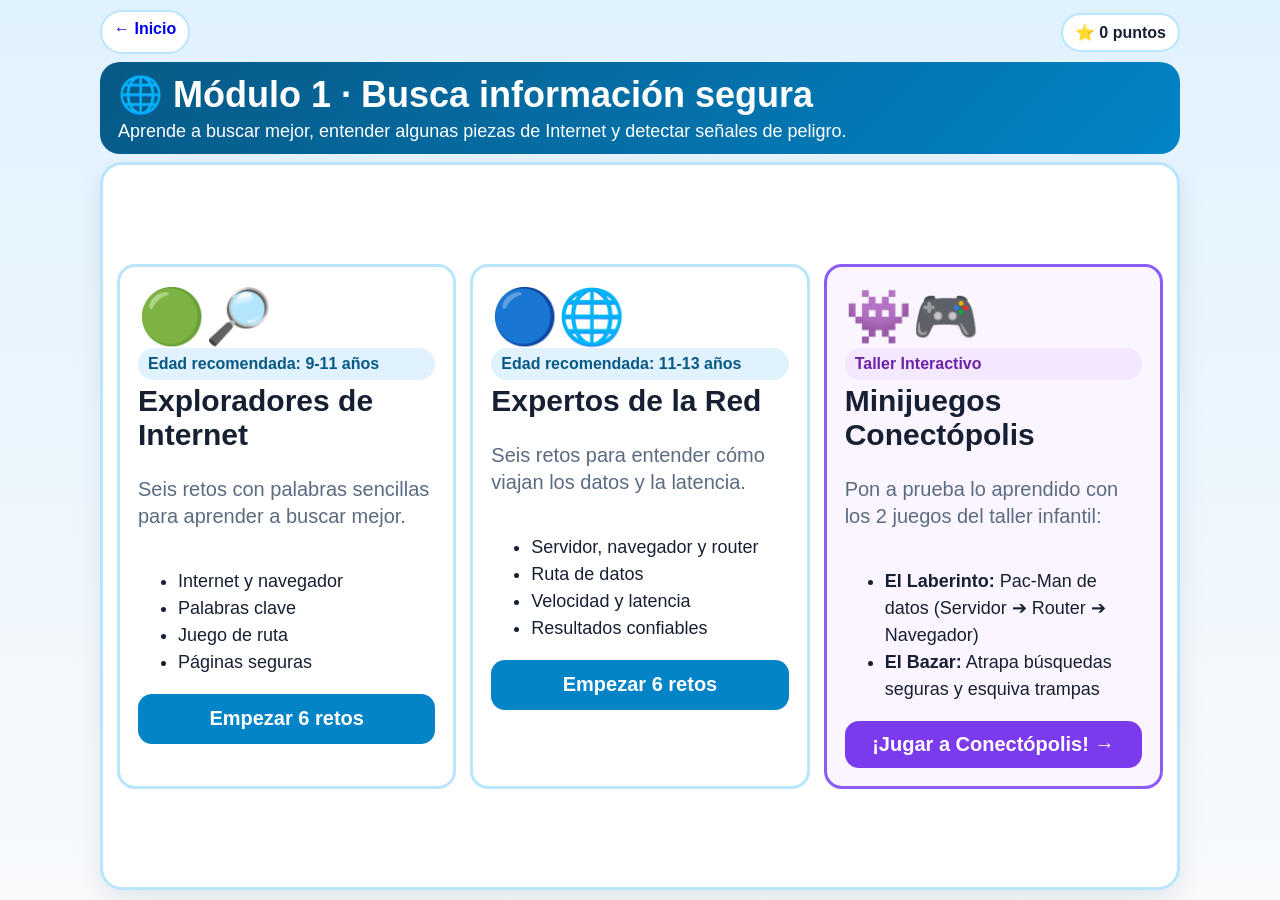
<file: modulo_1_busqueda_segura.html>
<!doctype html><html lang="es"><head><meta charset="utf-8"><meta name="viewport" content="width=device-width,initial-scale=1"><title>Módulo 1 · Busca información segura</title>
<style>
:root{--p:#0284c7;--pd:#075985;--bg:#eff6ff;--ink:#172033;--muted:#5b6b82;--line:#bae6fd;--ok:#047857;--bad:#b91c1c}*{box-sizing:border-box}html,body{min-height:100%;margin:0;overflow-x:hidden;overflow-y:auto}body{font-family:Arial,Helvetica,sans-serif;background:linear-gradient(180deg,#e0f2fe,#f8fafc);color:var(--ink)}.app{min-height:100dvh;max-width:1100px;margin:auto;padding:10px;display:flex;flex-direction:column}.top{display:flex;justify-content:space-between;align-items:center;gap:10px;margin-bottom:8px}.back{background:#fff;border:2px solid var(--line);border-radius:999px;padding:8px 12px;text-decoration:none;font-weight:900}.score{background:#fff;border:2px solid var(--line);border-radius:999px;padding:8px 12px;font-weight:900}.hero{background:linear-gradient(135deg,var(--pd),var(--p));color:#fff;border-radius:20px;padding:12px 18px;margin-bottom:8px}.hero h1{margin:0;font-size:clamp(25px,4vh,39px)}.hero p{margin:5px 0 0;font-size:clamp(16px,2vh,20px)}.screen{display:none;flex:1;min-height:0;background:#fff;border:3px solid var(--line);border-radius:22px;padding:14px;box-shadow:0 12px 28px rgba(15,23,42,.08);overflow-y:auto}.screen.active{display:flex;flex-direction:column}.age-grid{display:grid;grid-template-columns:1fr 1fr;gap:16px;align-items:stretch;margin:auto 0}.age{border:3px solid var(--line);border-radius:18px;padding:18px;display:flex;flex-direction:column}.age .emoji{font-size:54px}.age h2{font-size:30px;margin:4px 0}.age p{font-size:20px;line-height:1.35;color:var(--muted)}.age ul{font-size:18px;line-height:1.5}.age-badge{display:inline-block;background:#e0f2fe;color:#075985;font-weight:900;padding:7px 10px;border-radius:999px}.btn{border:0;background:var(--p);color:#fff;border-radius:14px;padding:12px 18px;font-weight:900;font-size:20px;cursor:pointer;min-height:50px}.btn.secondary{background:#475569}.btn:disabled{background:#cbd5e1;color:#475569;cursor:not-allowed}.challenge{flex:1;min-height:0;display:flex;flex-direction:column}.meta{font-weight:900;color:#075985}.challenge h2{font-size:clamp(26px,3.7vh,36px);margin:4px 0}.prompt{font-size:clamp(19px,2.5vh,24px);line-height:1.3;background:#f8fafc;border:2px solid #e2e8f0;border-radius:16px;padding:12px;margin:6px 0}.choices{display:grid;grid-template-columns:1fr 1fr;gap:10px;margin:6px 0}.choice{border:3px solid #cbd5e1;background:#fff;border-radius:14px;padding:12px;text-align:left;font-weight:800;font-size:clamp(17px,2.25vh,22px);cursor:pointer;min-height:58px}.choice.correct{background:#d1fae5;border-color:#10b981}.choice.wrong{background:#fee2e2;border-color:#ef4444}.feedback{display:none;border-radius:14px;padding:10px 12px;font-weight:800;font-size:clamp(17px,2.1vh,21px);margin:6px 0}.feedback.show{display:block}.feedback.ok{background:#d1fae5;color:#065f46}.feedback.bad{background:#fee2e2;color:#991b1b}.actions{margin-top:auto;display:flex;justify-content:space-between;gap:10px;padding-top:6px}.progress{height:14px;background:#e2e8f0;border-radius:999px;overflow:hidden;margin:4px 0 8px}.progress>div{height:100%;background:#38bdf8;width:0}.final{text-align:center;justify-content:center}.final .big{font-size:72px}.rules{display:grid;grid-template-columns:repeat(3,1fr);gap:10px}.rule{background:#f0f9ff;border:2px solid var(--line);border-radius:14px;padding:12px;font-size:19px;font-weight:800}.sequence{display:grid;grid-template-columns:repeat(3,1fr);gap:10px;margin:8px 0}.sequence.five{grid-template-columns:repeat(5,1fr)}.seq-btn{border:3px solid #7dd3fc;background:#f0f9ff;border-radius:16px;padding:12px;font-size:clamp(17px,2.2vh,21px);font-weight:900;cursor:pointer;min-height:70px}.seq-btn.done{background:#d1fae5;border-color:#10b981}.seq-btn.wrong{background:#fee2e2;border-color:#ef4444}.build-line{min-height:52px;background:#f8fafc;border:2px dashed #94a3b8;border-radius:14px;padding:10px;font-size:18px;font-weight:800;margin:6px 0}
@media(max-width:720px){.hero{display:none}.age-grid,.choices{grid-template-columns:1fr}.age p,.age ul{font-size:16px}.age{padding:12px}.screen{padding:10px}.choice{font-size:16px;padding:9px}.rules{grid-template-columns:1fr}.top{font-size:14px}.sequence,.sequence.five{grid-template-columns:1fr 1fr}.seq-btn{min-height:50px;font-size:16px}}
@media(max-height:700px){.hero{display:none}.challenge h2{font-size:24px}.prompt,.choice,.feedback{font-size:17px}.choice{min-height:48px}.screen{padding:9px}.seq-btn{min-height:46px;padding:8px}}
</style></head><body><main class="app"><div class="top"><a class="back" href="index.html">← Inicio</a><div class="score">⭐ <span id="score">0</span> puntos</div></div><header class="hero"><h1>🌐 Módulo 1 · Busca información segura</h1><p>Aprende a buscar mejor, entender algunas piezas de Internet y detectar señales de peligro.</p></header>
<section id="menu" class="screen active"><div class="age-grid" style="grid-template-columns:repeat(3,1fr);gap:14px;"><article class="age"><div class="emoji" aria-hidden="true">🟢🔎</div><span class="age-badge">Edad recomendada: 9-11 años</span><h2>Exploradores de Internet</h2><p>Seis retos con palabras sencillas para aprender a buscar mejor.</p><ul><li>Internet y navegador</li><li>Palabras clave</li><li>Juego de ruta</li><li>Páginas seguras</li></ul><button class="btn" onclick="start('junior')">Empezar 6 retos</button></article><article class="age"><div class="emoji" aria-hidden="true">🔵🌐</div><span class="age-badge">Edad recomendada: 11-13 años</span><h2>Expertos de la Red</h2><p>Seis retos para entender cómo viajan los datos y la latencia.</p><ul><li>Servidor, navegador y router</li><li>Ruta de datos</li><li>Velocidad y latencia</li><li>Resultados confiables</li></ul><button class="btn" onclick="start('advanced')">Empezar 6 retos</button></article><article class="age" style="border-color:#8b5cf6;background:#faf5ff;"><div class="emoji" aria-hidden="true">👾🎮</div><span class="age-badge" style="background:#f3e8ff;color:#6b21a8;">Taller Interactivo</span><h2>Minijuegos Conectópolis</h2><p>Pon a prueba lo aprendido con los 2 juegos del taller infantil:</p><ul><li><b>El Laberinto:</b> Pac-Man de datos (Servidor ➔ Router ➔ Navegador)</li><li><b>El Bazar:</b> Atrapa búsquedas seguras y esquiva trampas</li></ul><a class="btn" href="conectopolis_juegos.html" style="background:#7c3aed;margin-top:auto;text-decoration:none;text-align:center;display:flex;align-items:center;justify-content:center;">¡Jugar a Conectópolis! →</a></article></div></section>
<section id="game" class="screen"><div class="challenge"><div class="meta" id="meta"></div><div class="progress"><div id="bar"></div></div><h2 id="title" tabindex="-1"></h2><div class="prompt" id="prompt"></div><div id="activity"></div><div id="feedback" class="feedback" role="status" aria-live="polite"></div><div class="actions"><button class="btn secondary" onclick="backToMenu()">← Menú de edades</button><button class="btn" id="next" disabled>Siguiente</button></div></div></section>
<section id="final" class="screen final"><div class="big" aria-hidden="true">🏆🌐</div><h2 id="finalTitle">¡Misión completada!</h2><p id="finalText" class="prompt"></p><div class="rules"><div class="rule">🔎 Busca con palabras claras.</div><div class="rule">🛡️ Mira bien dónde entras.</div><div class="rule">🧑‍🏫 Si algo te preocupa, pide ayuda.</div></div><div class="actions"><button class="btn secondary" onclick="backToMenu()">Elegir otra actividad</button><a class="btn" href="conectopolis_juegos.html" style="background:#7c3aed">🎮 Jugar a Conectópolis</a><a class="btn secondary" href="index.html">Volver al inicio</a></div></section></main><script src="js/accessibility.js"></script>
<script>
const DATA={junior:[
{type:'mcq',t:'¿Para qué sirve Internet?',p:'Marca la opción que sí necesita Internet para funcionar.',o:['🌐 Buscar información en una web','✏️ Dibujar en una hoja de papel','📚 Leer un libro de papel','⚽ Jugar con una pelota'],a:0,e:'Internet nos permite buscar información, comunicarnos, estudiar y divertirnos en línea.'},
{type:'mcq',t:'¿Qué abres para ver una página web?',p:'Quieres entrar en una web del museo. ¿Qué programa usarías?',o:['🌐 Un navegador','🧮 La calculadora','⏰ El reloj','📷 La cámara'],a:0,e:'El navegador es el programa que usamos para abrir y ver páginas web.'},
{type:'sequence',t:'Juego · Construye el viaje del mensaje',p:'Toca las 3 tarjetas en el orden en que viaja un mensaje.',steps:['📱 Tu dispositivo','🌐 Internet','📱 Dispositivo de tu amigo'],shuffle:['🌐 Internet','📱 Dispositivo de tu amigo','📱 Tu dispositivo'],e:'¡Ruta completada! El mensaje sale de tu dispositivo, viaja por Internet y llega al otro dispositivo.'},
{type:'mcq',t:'Palabras que ayudan a buscar',p:'Quieres saber dónde viven los pingüinos. ¿Qué búsqueda es más clara?',o:['🔎 dónde viven los pingüinos','🔎 cosas de animales','🔎 dime muchas cosas','🔎 hola internet'],a:0,e:'Una búsqueda clara usa palabras importantes y concretas.'},
{type:'mcq',t:'¿Qué página te da más confianza?',p:'Quieres entrar en la web de tu biblioteca. ¿Qué opción parece más segura?',o:['🏛️ Web oficial de la biblioteca, con su nombre y contacto','🎁 premios-gratis-ganador!!!','⚠️ una página que pide tu contraseña','📣 una página que dice “¡entra ya o perderás todo!”'],a:0,e:'Busca páginas oficiales, con un nombre claro y sin premios o amenazas extrañas.'},
{type:'mcq',t:'Antes de compartir',p:'Te llega: “¡Han cerrado todos los parques! Reenvíalo ya”. ¿Qué haces primero?',o:['🔎 Compruebo una fuente oficial o pregunto a un adulto','📤 Lo reenvío sin mirar','😨 Lo creo porque pone “urgente”','✏️ Cambio una palabra y lo mando'],a:0,e:'Primero para, comprueba y después decide si compartir.'}
],advanced:[
{type:'mcq',t:'Las piezas de Internet',p:'¿Qué pieza es el programa que usas para abrir páginas web?',o:['Navegador','Servidor','Router','Nodo'],a:0,e:'El navegador muestra las páginas web y otros contenidos que recibes por Internet.'},
{type:'mcq',t:'¿Qué hace el router?',p:'Elige la explicación más correcta.',o:['Dirige los datos para que sigan una ruta adecuada','Escribe las páginas web','Guarda todos los vídeos del mundo','Es un buscador'],a:0,e:'El router ayuda a dirigir los paquetes de datos entre redes.'},
{type:'sequence',t:'Juego · Reconstruye la ruta de los datos',p:'Toca las 5 piezas en el orden correcto, desde la web hasta tu pantalla.',steps:['🗄️ Servidor','📡 Router principal','🔗 Nodo','🏠 Router de casa','🌐 Navegador'],shuffle:['🌐 Navegador','🔗 Nodo','🗄️ Servidor','🏠 Router de casa','📡 Router principal'],e:'¡Ruta completa! Los datos pasan por varios equipos de red antes de llegar a tu navegador.'},
{type:'mcq',t:'Velocidad y latencia',p:'Dos conexiones tienen la misma velocidad. ¿Cuál se sentirá más rápida al jugar en línea?',o:['La que tiene menos latencia','La que tiene más latencia','La que tiene más anuncios','La que tiene una pantalla más grande'],a:0,e:'La latencia es el tiempo que tarda la información en ir y volver. Menos latencia suele dar una respuesta más rápida.'},
{type:'mcq',t:'Una búsqueda eficaz',p:'Quieres conocer tipos de pingüinos y dónde viven. ¿Qué búsqueda es mejor?',o:['tipos de pingüinos y dónde viven','animales','quiero saber todo lo que existe sobre pingüinos del mundo entero','cosas interesantes'],a:0,e:'Una búsqueda eficaz usa palabras clave concretas y evita frases innecesarias.'},
{type:'mcq',t:'Detective de resultados',p:'¿Qué resultado merece más confianza para saber si mañana abre un museo?',o:['La web oficial del museo con horario y fecha','Un comentario anónimo de hace años','Un anuncio que promete un premio','Una cadena que pide reenviar'],a:0,e:'Para horarios y avisos, la fuente oficial suele ser la mejor primera comprobación.'}
]};
let group='',i=0,score=0,locked=false,seqIndex=0;const $=id=>document.getElementById(id);function show(id){document.querySelectorAll('.screen').forEach(s=>s.classList.remove('active'));$(id).classList.add('active')}function start(g){group=g;i=0;score=0;$('score').textContent='0';show('game');render()}function backToMenu(){show('menu')}
function render(){locked=false;seqIndex=0;const q=DATA[group][i];$('meta').textContent=(group==='junior'?'Exploradores 9-11':'Expertos 11-13')+' · Reto '+(i+1)+' de 6';$('bar').style.width=(i/6*100)+'%';$('title').textContent=q.t;$('prompt').textContent=q.p;$('activity').innerHTML='';$('feedback').className='feedback';$('feedback').textContent='';$('next').disabled=true;if(q.type==='sequence')renderSequence(q);else renderMcq(q);$('title').focus()}
function renderMcq(q){const c=document.createElement('div');c.className='choices';q.o.forEach((text,n)=>{const b=document.createElement('button');b.className='choice';b.textContent=text;b.onclick=()=>answerMcq(b,n,q);c.appendChild(b)});$('activity').appendChild(c)}
function answerMcq(btn,n,q){if(locked)return;locked=true;document.querySelectorAll('#activity .choice').forEach((b,k)=>{b.disabled=true;if(k===q.a)b.classList.add('correct')});const ok=n===q.a;if(!ok)btn.classList.add('wrong');if(ok){score+=10;$('score').textContent=score}$('feedback').className='feedback show '+(ok?'ok':'bad');$('feedback').textContent=(ok?'✅ ¡Bien! ':'🔎 Casi. ')+q.e;$('next').disabled=false;$('next').focus()}
function renderSequence(q){const line=document.createElement('div');line.id='buildLine';line.className='build-line';line.textContent='Tu ruta: todavía vacía';$('activity').appendChild(line);const grid=document.createElement('div');grid.className='sequence '+(q.steps.length===5?'five':'');q.shuffle.forEach(text=>{const b=document.createElement('button');b.className='seq-btn';b.textContent=text;b.onclick=()=>pickStep(b,text,q);grid.appendChild(b)});$('activity').appendChild(grid)}
function pickStep(btn,text,q){if(btn.disabled)return;if(text===q.steps[seqIndex]){btn.disabled=true;btn.classList.add('done');seqIndex++;$('buildLine').textContent='Tu ruta: '+q.steps.slice(0,seqIndex).join(' → ');$('feedback').className='feedback show ok';$('feedback').textContent='✅ Bien. Sigue construyendo la ruta.';if(seqIndex===q.steps.length){score+=15;$('score').textContent=score;$('feedback').textContent='🎉 '+q.e;$('next').disabled=false;$('next').focus()}}else{btn.classList.add('wrong');$('feedback').className='feedback show bad';$('feedback').textContent='🔎 Esa pieza no va ahora. Mira la ruta que ya has construido y prueba otra.';setTimeout(()=>btn.classList.remove('wrong'),500)}}
$('next').onclick=()=>{i++;if(i<6)render();else finish()};function finish(){show('final');$('finalText').textContent='Has completado los 6 retos y conseguido '+score+' puntos. También has practicado con un juego de construcción de rutas.';$('finalTitle').focus()}
</script></body></html>
</file>
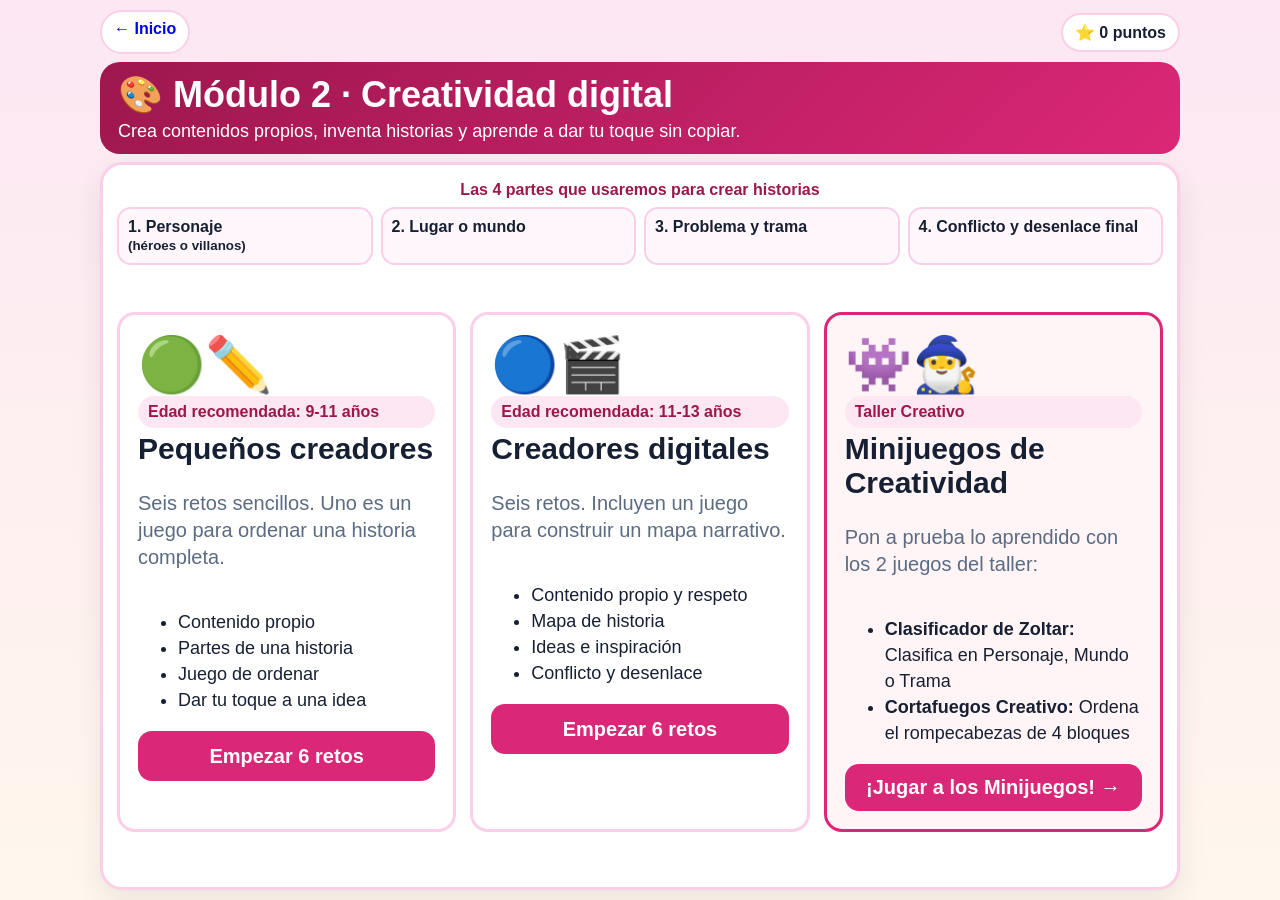
<file: modulo_2_creatividad_digital.html>
<!doctype html><html lang="es"><head><meta charset="utf-8"><meta name="viewport" content="width=device-width,initial-scale=1"><title>Módulo 2 · Creatividad digital</title>
<style>
:root{--p:#db2777;--pd:#9d174d;--bg:#fff1f2;--ink:#172033;--muted:#5b6b82;--line:#fbcfe8;--ok:#047857;--bad:#b91c1c}*{box-sizing:border-box}html,body{min-height:100%;margin:0;overflow-x:hidden;overflow-y:auto}body{font-family:Arial,Helvetica,sans-serif;background:linear-gradient(180deg,#fce7f3,#fff7ed);color:var(--ink)}.app{min-height:100dvh;max-width:1100px;margin:auto;padding:10px;display:flex;flex-direction:column}.top{display:flex;justify-content:space-between;align-items:center;gap:10px;margin-bottom:8px}.back{background:#fff;border:2px solid var(--line);border-radius:999px;padding:8px 12px;text-decoration:none;font-weight:900}.score{background:#fff;border:2px solid var(--line);border-radius:999px;padding:8px 12px;font-weight:900}.hero{background:linear-gradient(135deg,var(--pd),var(--p));color:#fff;border-radius:20px;padding:12px 18px;margin-bottom:8px}.hero h1{margin:0;font-size:clamp(25px,4vh,39px)}.hero p{margin:5px 0 0;font-size:clamp(16px,2vh,20px)}.screen{display:none;flex:1;min-height:0;background:#fff;border:3px solid var(--line);border-radius:22px;padding:14px;box-shadow:0 12px 28px rgba(15,23,42,.08);overflow-y:auto}.screen.active{display:flex;flex-direction:column}.age-grid{display:grid;grid-template-columns:1fr 1fr;gap:16px;align-items:stretch;margin:auto 0}.age{border:3px solid var(--line);border-radius:18px;padding:18px;display:flex;flex-direction:column}.age .emoji{font-size:54px}.age h2{font-size:30px;margin:4px 0}.age p{font-size:20px;line-height:1.35;color:var(--muted)}.age ul{font-size:18px;line-height:1.45}.age-badge{display:inline-block;background:#fce7f3;color:#9d174d;font-weight:900;padding:7px 10px;border-radius:999px}.btn{border:0;background:var(--p);color:#fff;border-radius:14px;padding:12px 18px;font-weight:900;font-size:20px;cursor:pointer;min-height:50px}.btn.secondary{background:#475569}.btn:disabled{background:#cbd5e1;color:#475569;cursor:not-allowed}.challenge{flex:1;min-height:0;display:flex;flex-direction:column}.meta{font-weight:900;color:#9d174d}.challenge h2{font-size:clamp(26px,3.7vh,36px);margin:4px 0}.prompt{font-size:clamp(19px,2.5vh,24px);line-height:1.3;background:#fff7fb;border:2px solid #fce7f3;border-radius:16px;padding:12px;margin:6px 0}.choices{display:grid;grid-template-columns:1fr 1fr;gap:10px;margin:6px 0}.choice{border:3px solid #cbd5e1;background:#fff;border-radius:14px;padding:12px;text-align:left;font-weight:800;font-size:clamp(17px,2.25vh,22px);cursor:pointer;min-height:58px}.choice.correct{background:#d1fae5;border-color:#10b981}.choice.wrong{background:#fee2e2;border-color:#ef4444}.feedback{display:none;border-radius:14px;padding:10px 12px;font-weight:800;font-size:clamp(17px,2.1vh,21px);margin:6px 0}.feedback.show{display:block}.feedback.ok{background:#d1fae5;color:#065f46}.feedback.bad{background:#fee2e2;color:#991b1b}.actions{margin-top:auto;display:flex;justify-content:space-between;gap:10px;padding-top:6px}.progress{height:14px;background:#e2e8f0;border-radius:999px;overflow:hidden;margin:4px 0 8px}.progress>div{height:100%;background:#f472b6;width:0}.final{text-align:center;justify-content:center}.final .big{font-size:72px}.story-parts{display:grid;grid-template-columns:repeat(4,1fr);gap:8px;margin:6px 0}.part{border:2px solid var(--line);border-radius:14px;padding:9px;font-weight:900;font-size:16px;background:#fff7fb}.guide-title{text-align:center;font-weight:900;color:#9d174d;margin:2px 0}.sequence{display:grid;grid-template-columns:repeat(2,1fr);gap:10px;margin:8px 0}.seq-btn{border:3px solid #f9a8d4;background:#fff7fb;border-radius:16px;padding:12px;font-size:clamp(17px,2.2vh,21px);font-weight:900;cursor:pointer;min-height:68px}.seq-btn.done{background:#d1fae5;border-color:#10b981}.seq-btn.wrong{background:#fee2e2;border-color:#ef4444}.build-line{min-height:50px;background:#fff7fb;border:2px dashed #f472b6;border-radius:14px;padding:10px;font-size:18px;font-weight:800;margin:6px 0}
@media(max-width:720px){.hero{display:none}.age-grid,.choices{grid-template-columns:1fr}.age p,.age ul{font-size:16px}.age{padding:12px}.screen{padding:10px}.choice{font-size:16px;padding:9px}.story-parts{grid-template-columns:repeat(2,1fr)}.top{font-size:14px}.sequence{grid-template-columns:1fr 1fr}.seq-btn{min-height:50px;font-size:16px}}
@media(max-height:700px){.hero{display:none}.challenge h2{font-size:24px}.prompt,.choice,.feedback{font-size:17px}.choice{min-height:48px}.screen{padding:9px}.seq-btn{padding:8px;min-height:46px}}
</style></head><body><main class="app"><div class="top"><a class="back" href="index.html">← Inicio</a><div class="score">⭐ <span id="score">0</span> puntos</div></div><header class="hero"><h1>🎨 Módulo 2 · Creatividad digital</h1><p>Crea contenidos propios, inventa historias y aprende a dar tu toque sin copiar.</p></header>
<section id="menu" class="screen active"><div class="guide-title">Las 4 partes que usaremos para crear historias</div><div class="story-parts" aria-label="Partes de una historia"><div class="part">1. Personaje<br><small>(héroes o villanos)</small></div><div class="part">2. Lugar o mundo</div><div class="part">3. Problema y trama</div><div class="part">4. Conflicto y desenlace final</div></div><div class="age-grid" style="grid-template-columns:repeat(3,1fr);gap:14px;"><article class="age"><div class="emoji" aria-hidden="true">🟢✏️</div><span class="age-badge">Edad recomendada: 9-11 años</span><h2>Pequeños creadores</h2><p>Seis retos sencillos. Uno es un juego para ordenar una historia completa.</p><ul><li>Contenido propio</li><li>Partes de una historia</li><li>Juego de ordenar</li><li>Dar tu toque a una idea</li></ul><button class="btn" onclick="start('junior')">Empezar 6 retos</button></article><article class="age"><div class="emoji" aria-hidden="true">🔵🎬</div><span class="age-badge">Edad recomendada: 11-13 años</span><h2>Creadores digitales</h2><p>Seis retos. Incluyen un juego para construir un mapa narrativo.</p><ul><li>Contenido propio y respeto</li><li>Mapa de historia</li><li>Ideas e inspiración</li><li>Conflicto y desenlace</li></ul><button class="btn" onclick="start('advanced')">Empezar 6 retos</button></article><article class="age" style="border-color:#db2777;background:#fff5f7;"><div class="emoji" aria-hidden="true">👾🧙‍♂️</div><span class="age-badge" style="background:#fce7f3;color:#9d174d;">Taller Creativo</span><h2>Minijuegos de Creatividad</h2><p>Pon a prueba lo aprendido con los 2 juegos del taller:</p><ul><li><b>Clasificador de Zoltar:</b> Clasifica en Personaje, Mundo o Trama</li><li><b>Cortafuegos Creativo:</b> Ordena el rompecabezas de 4 bloques</li></ul><a class="btn" href="creatividad_juegos.html" style="background:#db2777;margin-top:auto;text-decoration:none;text-align:center;display:flex;align-items:center;justify-content:center;">¡Jugar a los Minijuegos! →</a></article></div></section>
<section id="game" class="screen"><div class="challenge"><div class="meta" id="meta"></div><div class="progress"><div id="bar"></div></div><h2 id="title" tabindex="-1"></h2><div class="prompt" id="prompt"></div><div id="activity"></div><div id="feedback" class="feedback" role="status" aria-live="polite"></div><div class="actions"><button class="btn secondary" onclick="backToMenu()">← Menú de edades</button><button class="btn" id="next" disabled>Siguiente</button></div></div></section>
<section id="final" class="screen final"><div class="big" aria-hidden="true">🏆🎨</div><h2 id="finalTitle">¡Historia completada!</h2><p id="finalText" class="prompt"></p><div class="guide-title">Recuerda el mapa de una historia</div><div class="story-parts"><div class="part">1. Personaje<br><small>héroes o villanos</small></div><div class="part">2. Lugar o mundo</div><div class="part">3. Problema y trama</div><div class="part">4. Conflicto y desenlace final</div></div><div class="actions"><button class="btn secondary" onclick="backToMenu()">Elegir otra actividad</button><a class="btn" href="creatividad_juegos.html" style="background:#db2777">👾 Minijuegos de Creatividad</a><a class="btn secondary" href="index.html">Volver al inicio</a></div></section></main><script src="js/accessibility.js"></script>
<script>
const DATA={junior:[
{type:'mcq',t:'¿Lo has creado tú?',p:'¿Cuál de estas cosas es contenido propio?',o:['✏️ Un dibujo que has hecho tú','📋 Un texto copiado palabra por palabra','🖼️ Una foto de otra persona diciendo que es tuya','📥 Un dibujo descargado sin cambiar nada'],a:0,e:'Contenido propio es lo que creas tú: dibujos, fotos, vídeos, textos o historias.'},
{type:'mcq',t:'Parte 1 · Personaje',p:'“Luna es una inventora valiente que ayuda a su ciudad.” ¿Qué describe la frase?',o:['👤 Un personaje','🌍 Un lugar o mundo','🧩 Un problema y trama','🏁 Un conflicto y desenlace final'],a:0,e:'Luna es el personaje. Los personajes pueden ser héroes, villanos o compañeros.'},
{type:'mcq',t:'Parte 2 · Lugar o mundo',p:'“La aventura ocurre en una ciudad flotante sobre las nubes.” ¿Qué describe?',o:['🌍 Un lugar o mundo','👤 Un personaje','🧩 Un problema y trama','🏁 Un conflicto y desenlace final'],a:0,e:'La ciudad flotante es el lugar o mundo donde ocurre la historia.'},
{type:'mcq',t:'Parte 3 · Problema y trama',p:'“El mapa mágico se rompe y el grupo debe encontrar las piezas.” ¿Qué parte aparece?',o:['🧩 Problema y trama','👤 Personaje','🌍 Lugar o mundo','🏁 Conflicto y desenlace final'],a:0,e:'Ese problema pone la historia en marcha y forma parte de la trama.'},
{type:'sequence',t:'Juego · Ordena la historia',p:'Toca las 4 tarjetas en el orden de una historia: personaje, lugar, problema y final.',steps:['👧 Vega, una heroína curiosa','🏰 Vive en un castillo flotante','🗝️ Pierde la llave que protege la ciudad','🌟 Recupera la llave y salva el castillo'],shuffle:['🗝️ Pierde la llave que protege la ciudad','🌟 Recupera la llave y salva el castillo','👧 Vega, una heroína curiosa','🏰 Vive en un castillo flotante'],e:'¡Historia ordenada! Has usado las cuatro partes sin verlas como opciones de respuesta.'},
{type:'mcq',t:'Dale tu toque',p:'Idea inicial: “Un robot encuentra un tesoro en un castillo”. ¿Qué opción crea algo más propio?',o:['🐶 Un perro encuentra un mapa perdido en una estación espacial','🤖 Un robot encuentra un tesoro en un castillo','📋 Copio la frase igual y digo que es mía','🖨️ La imprimo sin cambiar nada'],a:0,e:'Inspirarse está bien. Lo importante es transformar la idea y añadir algo propio.'}
],advanced:[
{type:'mcq',t:'Contenido propio o copiado',p:'¿Cuál de estas opciones puedes presentar claramente como creación propia?',o:['Una ilustración que tú has dibujado desde cero','Una imagen descargada sin permiso y sin citar','Un texto copiado de una web','Una foto de otra persona diciendo que es tuya'],a:0,e:'Crear contenido propio significa aportar tu trabajo y tu voz. Si usas obras ajenas, debes respetar sus condiciones de uso.'},
{type:'mcq',t:'Parte 1 · Personaje',p:'“Zhara quiere apagar toda la luz del reino.” ¿Qué elemento es Zhara?',o:['👤 Personaje, en este caso villana','🌍 Lugar o mundo','🧩 Problema y trama','🏁 Conflicto y desenlace final'],a:0,e:'Zhara es un personaje, en este caso una villana.'},
{type:'mcq',t:'Parte 2 · Lugar o mundo',p:'“El reino de Zoltar está cubierto de bosques eternos.” ¿Qué elemento es Zoltar?',o:['🌍 Lugar o mundo','👤 Personaje','🧩 Problema y trama','🏁 Conflicto y desenlace final'],a:0,e:'Zoltar es el lugar o mundo de la historia.'},
{type:'sequence',t:'Juego · Construye el mapa narrativo',p:'Toca las tarjetas en el orden de las 4 partes de una historia.',steps:['🧑 Rick, un joven aventurero','🌲 El reino de Zoltar','💎 Descubre un amuleto que debe proteger','⚔️ Vence a la villana y salva su aldea'],shuffle:['⚔️ Vence a la villana y salva su aldea','🌲 El reino de Zoltar','🧑 Rick, un joven aventurero','💎 Descubre un amuleto que debe proteger'],e:'¡Mapa narrativo completo! Personaje, lugar, problema y desenlace están conectados.'},
{type:'mcq',t:'Parte 4 · Conflicto y desenlace final',p:'¿Cuál opción cierra mejor una historia?',o:['La heroína vence su miedo, detiene al villano y la ciudad recupera la conexión','Se presenta un personaje nuevo y termina sin explicar nada','La historia vuelve al primer párrafo y se corta','Solo se describe el color del cielo'],a:0,e:'La última parte muestra el conflicto principal y cómo termina o se resuelve.'},
{type:'mcq',t:'Inspirarse sin copiar',p:'¿Cuál es una buena forma de conseguir una idea propia?',o:['Combinar una experiencia, un lugar y una idea imaginada','Copiar una historia completa y cambiar solo el título','Descargar una obra y borrar el nombre del autor','Repetir exactamente una historia conocida'],a:0,e:'Las ideas pueden venir de lo que ves, escuchas, sientes e imaginas. Lo importante es transformarlas y aportar algo tuyo.'}
]};
let group='',i=0,score=0,locked=false,seqIndex=0;const $=id=>document.getElementById(id);function show(id){document.querySelectorAll('.screen').forEach(s=>s.classList.remove('active'));$(id).classList.add('active')}function start(g){group=g;i=0;score=0;$('score').textContent='0';show('game');render()}function backToMenu(){show('menu')}
function render(){locked=false;seqIndex=0;const q=DATA[group][i];$('meta').textContent=(group==='junior'?'Pequeños creadores 9-11':'Creadores digitales 11-13')+' · Reto '+(i+1)+' de 6';$('bar').style.width=(i/6*100)+'%';$('title').textContent=q.t;$('prompt').textContent=q.p;$('activity').innerHTML='';$('feedback').className='feedback';$('feedback').textContent='';$('next').disabled=true;if(q.type==='sequence')renderSequence(q);else renderMcq(q);$('title').focus()}
function renderMcq(q){const c=document.createElement('div');c.className='choices';q.o.forEach((text,n)=>{const b=document.createElement('button');b.className='choice';b.textContent=text;b.onclick=()=>answerMcq(b,n,q);c.appendChild(b)});$('activity').appendChild(c)}
function answerMcq(btn,n,q){if(locked)return;locked=true;document.querySelectorAll('#activity .choice').forEach((b,k)=>{b.disabled=true;if(k===q.a)b.classList.add('correct')});const ok=n===q.a;if(!ok)btn.classList.add('wrong');if(ok){score+=10;$('score').textContent=score}$('feedback').className='feedback show '+(ok?'ok':'bad');$('feedback').textContent=(ok?'✅ ¡Bien! ':'🔎 Casi. ')+q.e;$('next').disabled=false;$('next').focus()}
function renderSequence(q){const line=document.createElement('div');line.id='buildLine';line.className='build-line';line.textContent='Tu historia: todavía vacía';$('activity').appendChild(line);const grid=document.createElement('div');grid.className='sequence';q.shuffle.forEach(text=>{const b=document.createElement('button');b.className='seq-btn';b.textContent=text;b.onclick=()=>pickStep(b,text,q);grid.appendChild(b)});$('activity').appendChild(grid)}
function pickStep(btn,text,q){if(btn.disabled)return;if(text===q.steps[seqIndex]){btn.disabled=true;btn.classList.add('done');seqIndex++;$('buildLine').textContent='Tu historia: '+q.steps.slice(0,seqIndex).join(' → ');$('feedback').className='feedback show ok';$('feedback').textContent='✅ Bien. Sigue con la siguiente parte.';if(seqIndex===q.steps.length){score+=15;$('score').textContent=score;$('feedback').textContent='🎉 '+q.e;$('next').disabled=false;$('next').focus()}}else{btn.classList.add('wrong');$('feedback').className='feedback show bad';$('feedback').textContent='🔎 Esa tarjeta no toca todavía. Piensa qué parte va antes.';setTimeout(()=>btn.classList.remove('wrong'),500)}}
$('next').onclick=()=>{i++;if(i<6)render();else finish()};function finish(){show('final');$('finalText').textContent='Has completado los 6 retos y conseguido '+score+' puntos. Recuerda: las cuatro partes son una guía para construir la historia, no una lista de respuestas.';$('finalTitle').focus()}
</script></body></html>
</file>
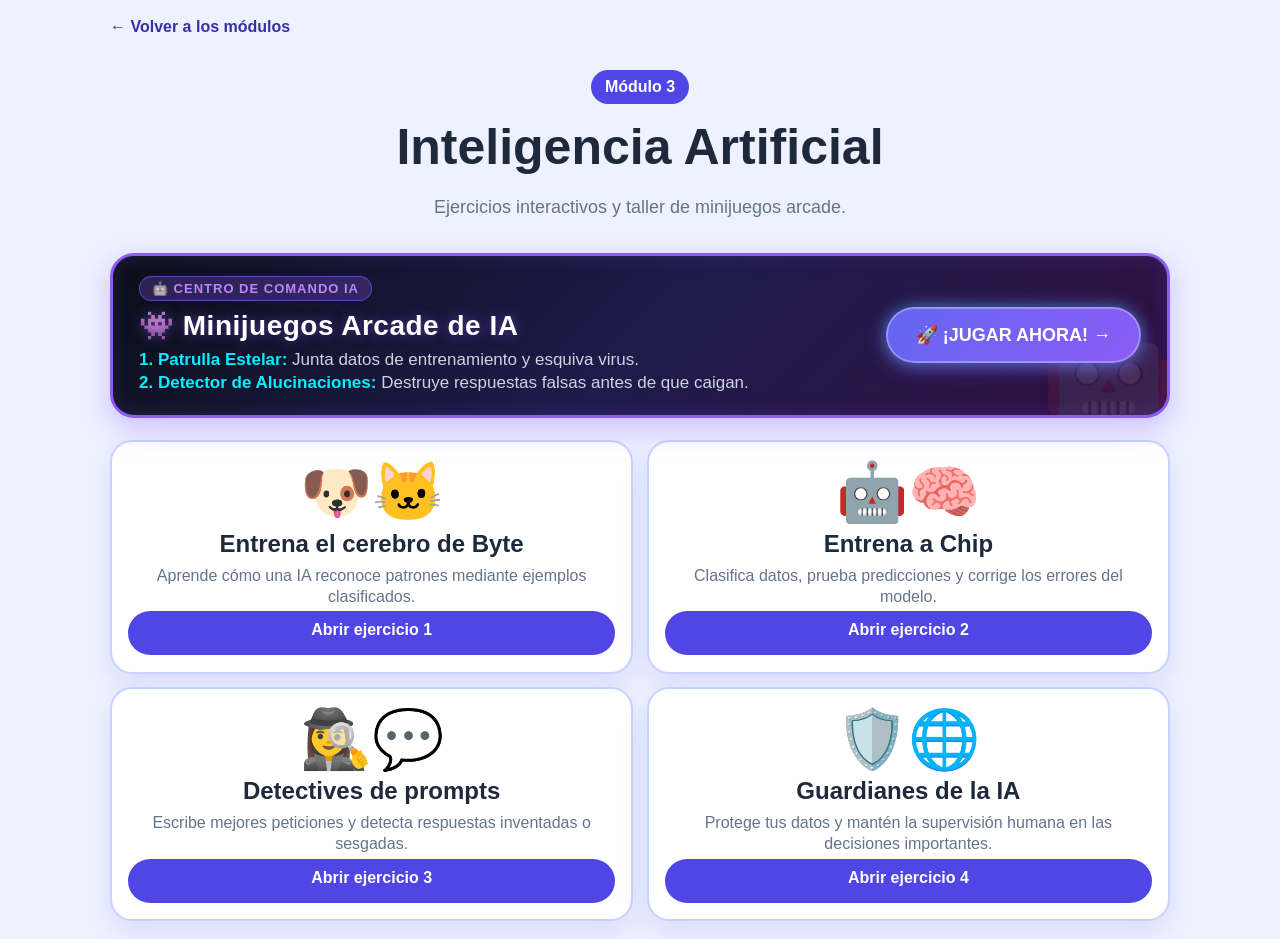
<file: modulo_3_ia.html>
<!DOCTYPE html>
<html lang="es">
<head>
<meta charset="UTF-8"><meta name="viewport" content="width=device-width,initial-scale=1.0">
<title>Módulo 3 · Inteligencia Artificial</title>
<style>
:root{--bg:#eef2ff;--card:#fff;--text:#1e293b;--muted:#64748b;--primary:#4f46e5;--dark:#3730a3;--line:#c7d2fe;--neon-purple:#8b5cf6}
*{box-sizing:border-box}
html,body{min-height:100%;margin:0;overflow-x:hidden;overflow-y:auto!important}body{font-family:Arial,Helvetica,sans-serif;background:var(--bg);color:var(--text);padding:clamp(10px,2vh,20px)}main{max-width:1060px;margin:auto;min-height:100dvh;display:flex;flex-direction:column}.back{display:inline-block;margin-bottom:8px;color:var(--dark);font-weight:800;text-decoration:none}header{text-align:center;margin-bottom:clamp(8px,1.5vh,18px)}.badge{display:inline-block;background:var(--primary);color:#fff;border-radius:999px;padding:8px 14px;font-weight:900}h1{font-size:clamp(32px,5vw,50px);margin:14px 0 8px}header p{color:var(--muted);font-size:18px;line-height:1.5}.grid{flex:1;min-height:0;display:grid;grid-template-columns:repeat(2,minmax(0,1fr));gap:clamp(8px,1.5vh,16px)}.card{background:#fff;border:2px solid var(--line);border-radius:22px;padding:clamp(10px,1.8vh,20px);text-align:center;box-shadow:0 12px 28px rgba(79,70,229,.12);display:flex;flex-direction:column;min-height:0}.icon{font-size:clamp(38px,7vh,58px)}h2{margin:4px;font-size:clamp(18px,3vh,24px)}.card p{color:var(--muted);line-height:1.3;font-size:clamp(13px,1.9vh,16px);margin:4px;flex-grow:1}.card a{display:inline-block;background:var(--primary);color:#fff;text-decoration:none;padding:10px 14px;border-radius:999px;font-weight:900}.card a:hover,.card a:focus{background:var(--dark)}

.games-banner{grid-column:1 / -1;background:linear-gradient(135deg,#0b0f19 0%,#1e1b4b 50%,#311042 100%);border:3px solid var(--neon-purple);color:#fff;border-radius:24px;padding:20px 26px;display:flex;align-items:center;justify-content:space-between;gap:20px;box-shadow:0 10px 30px rgba(139,92,246,0.35),inset 0 0 20px rgba(139,92,246,0.15);margin-bottom:8px;position:relative;overflow:hidden}
.games-banner::before{content:"🤖";position:absolute;right:-10px;bottom:-20px;font-size:110px;opacity:.12;pointer-events:none}
.games-banner .info{text-align:left;z-index:1}
.games-badge{display:inline-flex;align-items:center;gap:6px;background:rgba(139,92,246,0.25);border:1px solid rgba(139,92,246,0.6);color:#c084fc;font-size:13px;font-weight:900;padding:4px 12px;border-radius:999px;text-transform:uppercase;letter-spacing:1px;margin-bottom:8px}
.games-banner h2{color:#fff;margin:0 0 6px;font-size:clamp(22px,3.8vh,28px);font-weight:900;letter-spacing:.5px;text-shadow:0 0 12px rgba(139,92,246,0.5)}
.games-banner p{color:#cbd5e1;margin:0;font-size:clamp(15px,2.1vh,17px);line-height:1.4}
.games-banner p b{color:#00f0ff}
.games-play-btn{background:linear-gradient(135deg,#6366f1,#8b5cf6);color:#fff!important;text-decoration:none;padding:15px 28px;border-radius:999px;font-weight:900;font-size:18px;white-space:nowrap;box-shadow:0 4px 20px rgba(139,92,246,0.6),0 0 15px rgba(0,240,255,0.4);transition:all .25s ease;display:inline-flex;align-items:center;gap:10px;z-index:2;border:2px solid rgba(255,255,255,0.3);animation:pulseIaBtn 2s infinite alternate}
.games-play-btn:hover{transform:translateY(-3px) scale(1.04);box-shadow:0 8px 30px rgba(139,92,246,0.8),0 0 25px rgba(0,240,255,0.7);background:linear-gradient(135deg,#4f46e5,#7c3aed)}

@keyframes pulseIaBtn{0%{box-shadow:0 4px 20px rgba(139,92,246,0.6)}100%{box-shadow:0 6px 28px rgba(139,92,246,0.9),0 0 20px rgba(0,240,255,0.6)}}

@media(max-width:700px){.grid{grid-template-columns:1fr}.games-banner{flex-direction:column;text-align:center}.games-banner .info{text-align:center}}
</style>
</head>
<body><main>
<a class="back" href="index.html">← Volver a los módulos</a>
<header><span class="badge">Módulo 3</span><h1>Inteligencia Artificial</h1><p>Ejercicios interactivos y taller de minijuegos arcade.</p></header>

<section class="grid">
  <div class="games-banner">
    <div class="info">
      <span class="games-badge">🤖 Centro de Comando IA</span>
      <h2>👾 Minijuegos Arcade de IA</h2>
      <p><b>1. Patrulla Estelar:</b> Junta datos de entrenamiento y esquiva virus.<br><b>2. Detector de Alucinaciones:</b> Destruye respuestas falsas antes de que caigan.</p>
    </div>
    <a class="games-play-btn" href="ia_juegos.html">🚀 ¡JUGAR AHORA! →</a>
  </div>

  <article class="card"><div class="icon">🐶🐱</div><h2>Entrena el cerebro de Byte</h2><p>Aprende cómo una IA reconoce patrones mediante ejemplos clasificados.</p><a href="entrena_el_cerebro_de_byte.html">Abrir ejercicio 1</a></article>
  <article class="card"><div class="icon">🤖🧠</div><h2>Entrena a Chip</h2><p>Clasifica datos, prueba predicciones y corrige los errores del modelo.</p><a href="entrena_a_chip_juego_de_ia.html">Abrir ejercicio 2</a></article>
  <article class="card"><div class="icon">🕵️‍♀️💬</div><h2>Detectives de prompts</h2><p>Escribe mejores peticiones y detecta respuestas inventadas o sesgadas.</p><a href="detectives_de_prompts.html">Abrir ejercicio 3</a></article>
  <article class="card"><div class="icon">🛡️🌐</div><h2>Guardianes de la IA</h2><p>Protege tus datos y mantén la supervisión humana en las decisiones importantes.</p><a href="guardianes_de_la_ia.html">Abrir ejercicio 4</a></article>
</section></main><script src="js/accessibility.js"></script>
</body></html>
</file>
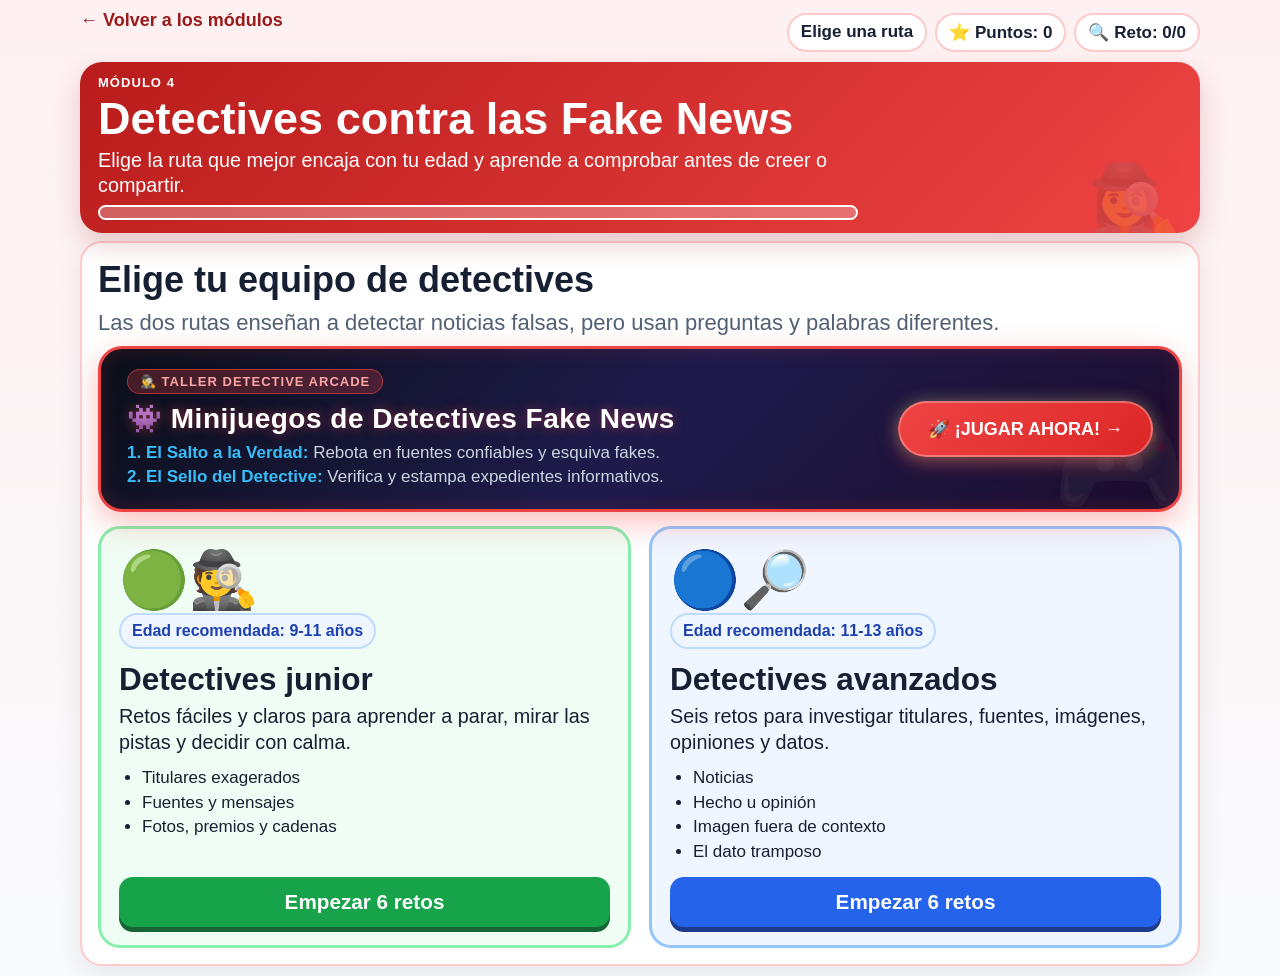
<file: modulo_4_fake_news.html>
<!DOCTYPE html>
<html lang="es">
<head>
<meta charset="UTF-8">
<meta name="viewport" content="width=device-width,initial-scale=1.0">
<meta name="description" content="Módulo interactivo para aprender a reconocer noticias falsas según la edad.">
<title>Módulo 4 · Detectives contra las Fake News</title>
<style>
:root{--red:#dc2626;--red-dark:#991b1b;--red-soft:#fee2e2;--navy:#172033;--muted:#526174;--green:#047857;--blue:#1d4ed8;--line:#fecaca;--card:#fff;--junior:#16a34a;--advanced:#2563eb}
*{box-sizing:border-box}
html,body{min-height:100%;margin:0;overflow-x:hidden;overflow-y:auto!important}
body{margin:0;font-family:Arial,Helvetica,sans-serif;background:linear-gradient(180deg,#fff1f2,#f8fafc);color:var(--navy);padding:10px}
button,a{font:inherit}
button:focus-visible,a:focus-visible{outline:4px solid #facc15;outline-offset:3px}
.app{min-height:100dvh;max-width:1120px;margin:auto;display:flex;flex-direction:column;gap:8px}
.topbar{display:flex;justify-content:space-between;align-items:center;gap:10px;min-height:44px}
.back{color:var(--red-dark);text-decoration:none;font-weight:900;font-size:18px}
.score{display:flex;gap:8px;flex-wrap:wrap}.pill{background:#fff;border:2px solid var(--line);padding:7px 12px;border-radius:999px;font-weight:900;font-size:17px}
.hero{background:linear-gradient(135deg,#b91c1c,#ef4444);color:#fff;border-radius:22px;padding:13px 18px;box-shadow:0 12px 28px rgba(153,27,27,.2);position:relative;overflow:hidden;flex:0 0 auto}
.hero:after{content:"🕵️‍♀️";position:absolute;right:18px;bottom:-16px;font-size:76px;opacity:.18}.hero .module{font-weight:900;letter-spacing:.08em;text-transform:uppercase;font-size:13px}.hero h1{font-size:clamp(30px,5vh,46px);margin:3px 0}.hero p{font-size:clamp(17px,2.2vh,21px);line-height:1.25;max-width:820px;margin:0}.progress{height:15px;border:2px solid #fff;background:rgba(255,255,255,.28);border-radius:999px;overflow:hidden;margin-top:8px;max-width:760px}.progress>div{height:100%;width:0;background:#fde68a;transition:.3s}
.screen{display:none;background:#fff;border:2px solid var(--line);border-radius:22px;padding:16px;box-shadow:0 10px 26px rgba(15,23,42,.08);flex:1;min-height:0;overflow-y:auto}.screen.active{display:flex;flex-direction:column}
h2{font-size:clamp(28px,4vh,40px);margin:0 0 5px}.lead{color:var(--muted);font-size:clamp(18px,2.5vh,22px);line-height:1.3;margin:3px 0 8px}.mission-badge,.age-badge{display:inline-block;padding:7px 11px;border-radius:999px;font-weight:900;margin-bottom:7px;font-size:16px}.mission-badge{background:var(--red-soft);color:var(--red-dark)}.age-badge{background:#eff6ff;color:#1e40af;border:2px solid #bfdbfe}
.route-grid{display:grid;grid-template-columns:1fr 1fr;gap:18px;flex:1;min-height:0;align-items:stretch}.route-card{border:3px solid;border-radius:22px;padding:18px;display:flex;flex-direction:column;justify-content:space-between;min-height:0}.route-card.junior{border-color:#86efac;background:#f0fdf4}.route-card.advanced{border-color:#93c5fd;background:#eff6ff}.route-card .icon{font-size:56px}.route-card h3{font-size:clamp(25px,3.5vh,34px);margin:5px 0}.route-card p{font-size:clamp(17px,2.2vh,21px);line-height:1.35;margin:5px 0 10px}.route-card ul{font-size:17px;line-height:1.45;margin:7px 0 12px;padding-left:23px}
.panel{background:#f8fafc;border:2px solid #dbe4ee;border-radius:16px;padding:12px;margin:7px 0}.headline{font-size:clamp(23px,3.4vh,32px);font-weight:900;line-height:1.22;text-align:center}.meta{text-align:center;color:var(--muted);font-size:17px;margin-top:5px}.question{font-size:clamp(20px,2.8vh,25px);font-weight:900;margin:7px 0}
.choices{display:grid;grid-template-columns:repeat(2,minmax(0,1fr));gap:10px;margin:7px 0;min-height:0}.choice,.source{border:3px solid #cbd5e1;background:#fff;border-radius:15px;padding:12px;font-size:clamp(17px,2.2vh,21px);font-weight:800;cursor:pointer;text-align:left;transition:.15s}.choice:hover,.choice:focus-visible,.source:hover,.source:focus-visible{border-color:var(--red);transform:translateY(-1px)}.choice.correct,.source.correct{background:#d1fae5;border-color:#10b981}.choice.wrong,.source.wrong{background:#fee2e2;border-color:#ef4444}.choice:disabled,.source:disabled{cursor:default;transform:none;opacity:1}
.feedback{display:none;border-radius:14px;padding:10px 12px;margin:6px 0;font-size:clamp(17px,2.1vh,20px);line-height:1.3;font-weight:700}.feedback.show{display:block}.feedback.ok{background:#d1fae5;color:#065f46}.feedback.bad{background:#fee2e2;color:#991b1b}
.actions{margin-top:auto;display:flex;justify-content:space-between;align-items:center;gap:10px;background:#fff;padding-top:8px;flex:0 0 auto}.btn{border:0;border-radius:14px;padding:13px 20px;font-size:clamp(18px,2.3vh,22px);font-weight:900;cursor:pointer;background:var(--red);color:#fff;box-shadow:0 5px 0 var(--red-dark);text-decoration:none;display:inline-flex;align-items:center;justify-content:center;min-height:50px;visibility:visible!important;opacity:1!important}.btn:hover,.btn:focus-visible{filter:brightness(.96);transform:translateY(-1px);color:#fff}.btn:disabled{cursor:not-allowed;filter:none;transform:none;box-shadow:none;background:#94a3b8!important;color:#fff;opacity:1!important}.btn.secondary{background:#475569;box-shadow:0 5px 0 #1e293b}.btn.junior{background:var(--junior);box-shadow:0 5px 0 #166534}.btn.advanced{background:var(--advanced);box-shadow:0 5px 0 #1e3a8a}
.source-grid{display:grid;grid-template-columns:1fr 1fr;gap:10px}.source h3{font-size:21px;margin:0 0 7px}.facts{list-style:none;padding:0;margin:0;color:#475569;line-height:1.45;font-size:17px}.facts li:before{content:"• ";color:var(--red);font-weight:900}
.step{display:none;flex:1;min-height:0}.step.active{display:flex;flex-direction:column}.browser{border:2px solid #cbd5e1;border-radius:13px;overflow:hidden;background:#fff}.browserbar{background:#e2e8f0;padding:8px 10px;font-family:monospace;color:#334155;font-size:16px}.browserbody{padding:11px;font-size:18px;line-height:1.4}.summary{display:grid;grid-template-columns:repeat(3,1fr);gap:9px}.rule{background:#f8fafc;border:2px solid #e2e8f0;border-radius:14px;padding:10px;text-align:center;font-size:17px}.rule b{display:block;margin-top:5px}.final-card{text-align:center;display:flex;flex-direction:column;height:100%}.medal{font-size:65px}.small-note{font-size:15px;color:var(--muted)}
.games-banner{grid-column:1 / -1;background:linear-gradient(135deg,#0b0f19 0%,#1e1b4b 50%,#1c0d2e 100%);border:3px solid #ef4444;color:#fff;border-radius:24px;padding:20px 26px;display:flex;align-items:center;justify-content:space-between;gap:20px;box-shadow:0 10px 30px rgba(239,68,68,0.35),inset 0 0 20px rgba(239,68,68,0.15);margin-bottom:14px;position:relative;overflow:hidden}
.games-banner::before{content:"🎮";position:absolute;right:-10px;bottom:-20px;font-size:110px;opacity:.12;pointer-events:none}
.games-banner .info{text-align:left;z-index:1}
.games-badge{display:inline-flex;align-items:center;gap:6px;background:rgba(239,68,68,0.25);border:1px solid rgba(239,68,68,0.6);color:#fca5a5;font-size:13px;font-weight:900;padding:4px 12px;border-radius:999px;text-transform:uppercase;letter-spacing:1px;margin-bottom:8px}
.games-banner h3{color:#fff;margin:0 0 6px;font-size:clamp(22px,3.8vh,28px);font-weight:900;letter-spacing:.5px;text-shadow:0 0 12px rgba(239,68,68,0.5)}
.games-banner p{color:#cbd5e1;margin:0;font-size:clamp(15px,2.1vh,17px);line-height:1.4}
.games-banner p b{color:#38bdf8}
.games-play-btn{background:linear-gradient(135deg,#ef4444,#dc2626);color:#fff!important;text-decoration:none;padding:15px 28px;border-radius:999px;font-weight:900;font-size:18px;white-space:nowrap;box-shadow:0 4px 20px rgba(239,68,68,0.6),0 0 15px rgba(16,185,129,0.4);transition:all .25s ease;display:inline-flex;align-items:center;gap:10px;z-index:2;border:2px solid rgba(255,255,255,0.3);animation:pulsePlayBtn 2s infinite alternate}
.games-play-btn:hover{transform:translateY(-3px) scale(1.04);box-shadow:0 8px 30px rgba(239,68,68,0.8),0 0 25px rgba(16,185,129,0.7);background:linear-gradient(135deg,#dc2626,#b91c1c)}

@keyframes pulsePlayBtn{0%{box-shadow:0 4px 20px rgba(239,68,68,0.6)}100%{box-shadow:0 6px 28px rgba(239,68,68,0.9),0 0 20px rgba(16,185,129,0.6)}}

@media(max-width:760px){.hero{display:none}.route-grid{grid-template-columns:1fr 1fr;gap:8px}.route-card{padding:10px}.route-card .icon{font-size:38px}.route-card ul{display:none}.choices,.source-grid,.summary{grid-template-columns:repeat(2,minmax(0,1fr));gap:7px}.choice,.source{padding:8px;font-size:16px}.screen{padding:10px}.topbar{min-height:38px}.pill{font-size:14px;padding:5px 8px}.back{font-size:15px}.btn{padding:10px 12px;font-size:17px;min-height:44px}.lead{font-size:16px}.headline{font-size:21px}.feedback{font-size:16px}.facts{font-size:14px}.games-banner{flex-direction:column;text-align:center}.games-banner .info{text-align:center}}
@media(max-height:680px){.hero{display:none}.screen{padding:10px}.route-card p{font-size:16px}.route-card ul{display:none}.route-card .icon{font-size:38px}.choice,.source{padding:8px;font-size:16px}.panel{padding:8px;margin:4px 0}.feedback{font-size:16px;padding:7px}.actions{padding-top:5px}.btn{min-height:42px;padding:99px 13px}}
@media(prefers-reduced-motion:reduce){*{scroll-behavior:auto!important;animation:none!important;transition:none!important}}
</style>
</head>
<body>
<div class="app">
  <div class="topbar">
    <a class="back" href="index.html">← Volver a los módulos</a>
    <div class="score"><span class="pill" id="routePill">Elige una ruta</span><span class="pill">⭐ Puntos: <span id="score">0</span></span><span class="pill">🔍 Reto: <span id="mission">0</span>/<span id="total">0</span></span></div>
  </div>
  <section class="hero"><div class="module">Módulo 4</div><h1>Detectives contra las Fake News</h1><p>Elige la ruta que mejor encaja con tu edad y aprende a comprobar antes de creer o compartir.</p><div class="progress" aria-label="Progreso"><div id="bar"></div></div></section>

  <section class="screen active" id="menu">
    <h2>Elige tu equipo de detectives</h2>
    <p class="lead">Las dos rutas enseñan a detectar noticias falsas, pero usan preguntas y palabras diferentes.</p>
    
    <div class="games-banner">
      <div class="info">
        <span class="games-badge">🕵️‍♂️ Taller Detective Arcade</span>
        <h3>👾 Minijuegos de Detectives Fake News</h3>
        <p><b>1. El Salto a la Verdad:</b> Rebota en fuentes confiables y esquiva fakes.<br><b>2. El Sello del Detective:</b> Verifica y estampa expedientes informativos.</p>
      </div>
      <a class="games-play-btn" href="fake_news_juegos.html">🚀 ¡JUGAR AHORA! →</a>
    </div>

    <div class="route-grid">
      <article class="route-card junior">
        <div><div class="icon">🟢🕵️</div><span class="age-badge">Edad recomendada: 9-11 años</span><h3>Detectives junior</h3><p>Retos fáciles y claros para aprender a parar, mirar las pistas y decidir con calma.</p><ul><li>Titulares exagerados</li><li>Fuentes y mensajes</li><li>Fotos, premios y cadenas</li></ul></div>
        <button class="btn junior" onclick="startJunior()">Empezar 6 retos</button>
      </article>
      <article class="route-card advanced">
        <div><div class="icon">🔵🔎</div><span class="age-badge">Edad recomendada: 11-13 años</span><h3>Detectives avanzados</h3><p>Seis retos para investigar titulares, fuentes, imágenes, opiniones y datos.</p><ul><li>Noticias</li><li>Hecho u opinión</li><li>Imagen fuera de contexto</li><li>El dato tramposo</li></ul></div>
        <button class="btn advanced" onclick="startAdvanced()">Empezar 6 retos</button>
      </article>
    </div>
  </section>

  <section class="screen" id="junior">
    <span class="mission-badge" id="juniorBadge"></span><h2 id="juniorTitle"></h2><p class="lead" id="juniorLead"></p>
    <div class="panel"><div class="headline" id="juniorHeadline"></div><div class="meta" id="juniorMeta"></div></div>
    <div class="question" id="juniorQuestion"></div><div class="choices" id="juniorChoices"></div><div class="feedback" id="juniorFeedback" aria-live="polite"></div>
    <div class="actions"><button class="btn secondary" onclick="showMenu()">← Menú de edades</button><button class="btn junior" id="juniorNext" disabled onclick="nextJunior()">Responde para continuar →</button></div>
  </section>

  <section class="screen" id="a1">
    <span class="mission-badge">Reto 1 de 6 · Laboratorio de titulares</span><h2>Detecta y clasifica la noticia</h2><p class="lead">Lee más allá del titular. Fíjate en el tono, la exageración y las pruebas.</p>
    <div class="panel"><div class="headline" id="headline"></div><div class="meta" id="headlineMeta"></div></div><div class="question" id="m1question"></div><div class="choices" id="m1choices"></div><div class="feedback" id="m1feedback" aria-live="polite"></div>
    <div class="actions"><button class="btn secondary" onclick="showMenu()">← Menú de edades</button><button class="btn advanced" id="m1next" disabled onclick="nextM1()">Responde para continuar →</button></div>
  </section>

  <section class="screen" id="a2">
    <span class="mission-badge">Reto 2 de 6 · Aduana de las fuentes</span><h2>¿Qué fuente merece más confianza?</h2><p class="lead">Busca autor, fecha, pruebas y una institución relacionada con el tema.</p>
    <div class="source-grid" id="sources"></div><div class="feedback" id="m2feedback" aria-live="polite"></div>
    <div class="actions"><button class="btn secondary" onclick="showMenu()">← Menú de edades</button><button class="btn advanced" id="m2next" disabled onclick="nextM2()">Elige una fuente para continuar →</button></div>
  </section>

  <section class="screen" id="a3">
    <span class="mission-badge">Reto 3 de 6 · La regla de los tres pasos</span><h2>Contrasta antes de compartir</h2><p class="lead">Investiga el mensaje viral paso a paso.</p>
    <div class="panel"><div class="headline">“Mañana cerrarán todos los colegios por una nube tóxica. ¡Reenvíalo ya!”</div><div class="meta">Mensaje de chat · Sin enlace oficial</div></div>
    <div class="step active" id="step1"><h3>1. Revisa el dominio y el autor</h3><div class="browser"><div class="browserbar">alertas-urgentes-24.net/noticia</div><div class="browserbody"><b>Autor:</b> sin identificar<br><b>Pruebas:</b> “me lo ha dicho una persona que sabe mucho”</div></div><div class="actions"><button class="btn secondary" onclick="showMenu()">← Menú</button><button class="btn advanced" onclick="goStep(2)">Investigar “Quiénes somos” →</button></div></div>
    <div class="step" id="step2"><h3>2. Comprueba quién está detrás</h3><div class="browser"><div class="browserbar">alertas-urgentes-24.net/quienes-somos</div><div class="browserbody">“Publicamos historias sorprendentes para conseguir visitas. No somos un organismo oficial ni un medio de comunicación.”</div></div><div class="actions"><button class="btn secondary" onclick="goStep(1)">← Atrás</button><button class="btn advanced" onclick="goStep(3)">Comparar fuentes →</button></div></div>
    <div class="step" id="step3"><h3>3. Elige las dos comprobaciones útiles</h3><div class="choices" id="compareChoices"><button class="choice" onclick="selectCompare(this,false)">Un vídeo anónimo que repite el rumor</button><button class="choice" onclick="selectCompare(this,true)">La web oficial del ayuntamiento no anuncia ningún cierre</button><button class="choice" onclick="selectCompare(this,false)">Un comentario que dice “seguro que es verdad”</button><button class="choice" onclick="selectCompare(this,true)">El centro escolar confirma que las clases siguen</button></div><div class="feedback" id="compareFeedback" aria-live="polite"></div><div class="actions"><button class="btn secondary" onclick="goStep(2)">← Atrás</button><button class="btn advanced" id="decisionBtn" disabled onclick="showDecision()">Elige dos opciones para continuar →</button></div></div>
    <div class="step" id="step4"><h3>Decisión final</h3><p class="lead">Elige una respuesta. Después podrás continuar.</p><div class="choices"><button class="choice" onclick="finalDecision(this,false)">Compartirlo rápido “por si acaso”</button><button class="choice" onclick="finalDecision(this,true)">No compartirlo y avisar de que no está confirmado</button><button class="choice" onclick="finalDecision(this,false)">Cambiar algunas palabras y reenviarlo</button><button class="choice" onclick="finalDecision(this,true)">Consultar a un adulto o al centro</button></div><div class="feedback" id="decisionFeedback" aria-live="polite"></div><div class="actions"><button class="btn secondary" onclick="goStep(3)">← Atrás</button><button class="btn advanced" id="finishA3" disabled onclick="completeA3()">Elige una respuesta para continuar →</button></div></div>
  </section>

  <section class="screen" id="simpleAdvanced">
    <span class="mission-badge" id="advancedBadge"></span><h2 id="advancedTitle"></h2><p class="lead" id="advancedLead"></p>
    <div class="panel"><div class="headline" id="advancedHeadline"></div><div class="meta" id="advancedMeta"></div></div><div class="question" id="advancedQuestion"></div><div class="choices" id="advancedChoices"></div><div class="feedback" id="advancedFeedback" aria-live="polite"></div>
    <div class="actions"><button class="btn secondary" onclick="showMenu()">← Menú de edades</button><button class="btn advanced" id="advancedNext" disabled onclick="nextSimpleAdvanced()">Responde para continuar →</button></div>
  </section>

  <section class="screen" id="final"><div class="final-card"><div class="medal">🏅</div><h2 id="finalTitle">¡Misión completada!</h2><p class="lead" id="finalText"></p><div class="summary" id="finalRules"></div><div class="panel"><strong>Resultado:</strong> <span id="finalScore"></span> puntos.</div><div class="actions"><a class="btn secondary" href="index.html">Volver a los módulos</a><button class="btn" onclick="showMenu()">Elegir otra ruta</button></div></div></section>
</div>
<script>
let score=0,route='',mission=0,total=0;
const $=id=>document.getElementById(id);
function update(){ $('score').textContent=score; $('mission').textContent=mission; $('total').textContent=total; $('bar').style.width=total?((mission/total)*100)+'%':'0%'; }
function show(id){document.querySelectorAll('.screen').forEach(x=>x.classList.remove('active'));const screen=$(id);screen.classList.add('active');const heading=screen.querySelector('h2,h1');if(heading){heading.setAttribute('tabindex','-1');heading.focus();}}
function setFeedback(id,ok,text){const f=$(id);f.className='feedback show '+(ok?'ok':'bad');f.textContent=text}
function showMenu(){route='';mission=0;total=0;$('routePill').textContent='Elige una ruta';resetAdvancedState();update();show('menu')}

const juniorChallenges=[
 {title:'El titular exagerado',lead:'Busca la pista que hace que una noticia parezca poco creíble.',headline:'“¡Comer una zanahoria te convierte en el niño más fuerte del mundo!”',meta:'Mensaje de una web desconocida',question:'¿Qué pista nos hace dudar?',opts:['🥕 Habla de una zanahoria','📣 Promete algo imposible y muy exagerado','📰 Tiene un titular','🌍 Está en Internet'],answer:1,why:'Promete algo imposible. Algunas noticias exageran para llamar nuestra atención. Antes de creerlas, buscamos pruebas.'},
 {title:'¿Quién lo cuenta?',lead:'Cuando una noticia habla del colegio, busca una fuente que conozcas.',headline:'“Mañana no habrá clase”',meta:'Dos páginas cuentan lo mismo',question:'¿Cuál mirarías primero?',opts:['🏫 La web oficial del colegio, con fecha y teléfono','😱 Una página sin autor que pide reenviar','💬 Un comentario sin nombre','🎥 Un vídeo que no dice de dónde sale la información'],answer:0,why:'La web oficial del colegio es la mejor fuente para saber si hay clase. También puedes preguntar a un adulto.'},
 {title:'Para antes de compartir',lead:'Los mensajes urgentes también pueden ser falsos.',headline:'“¡Han cerrado todos los parques! Compártelo rápido con todos tus amigos.”',meta:'Mensaje recibido en un grupo',question:'¿Qué haces primero?',opts:['📤 Lo comparto rápido','🔎 Busco si lo dice el ayuntamiento o pregunto a un adulto','✏️ Cambio unas palabras y lo envío','😨 Lo creo porque parece urgente'],answer:1,why:'Primero me paro, después compruebo y al final decido. Que un mensaje diga “urgente” no significa que sea verdad.'},
 {title:'El premio sorpresa',lead:'A veces un mensaje promete un regalo para que hagamos clic.',headline:'“¡Has ganado una consola! Pulsa aquí y escribe tu contraseña para recibirla.”',meta:'Mensaje de una cuenta desconocida',question:'¿Cuál es la opción más segura?',opts:['🎁 Pulso rápido para no perder el premio','🔑 Escribo mi contraseña','🚫 No pulso, no doy datos y se lo enseño a un adulto','📤 Lo envío a mis amigos'],answer:2,why:'Un premio que pide contraseñas o datos es una señal de peligro. No pulses el enlace y pide ayuda a un adulto.'},
 {title:'La foto antigua',lead:'Una foto puede ser real, pero no ser de hoy.',headline:'“¡Mira la gran nevada de esta mañana en nuestra ciudad!”',meta:'La misma foto apareció en Internet hace cinco años y es de otro país',question:'¿Qué podemos decir?',opts:['📷 La foto prueba que ha nevado hoy','🕰️ La foto es antigua y no demuestra lo que dice el mensaje','👍 Si tiene muchos “me gusta”, es verdad','🌨️ Todas las fotos de nieve son falsas'],answer:1,why:'La imagen puede ser real, pero pertenece a otro momento y lugar. Hay que comprobar la fecha y el origen.'},
 {title:'La cadena de la suerte',lead:'Las cadenas intentan asustarnos o prometernos suerte para que las reenviemos.',headline:'“Si no mandas este mensaje a 10 personas, mañana tendrás mala suerte.”',meta:'Cadena recibida por chat',question:'¿Qué haces?',opts:['📨 La envío a 10 personas','😟 La creo porque me da miedo','🛑 No la reenvío y la borro','➕ Añado que es totalmente cierta'],answer:2,why:'Un mensaje no puede dar buena o mala suerte. Las cadenas se frenan cuando no las reenviamos.'}
];
let juniorIndex=0,juniorLocked=false;
function startJunior(){score=0;route='junior';mission=1;total=juniorChallenges.length;juniorIndex=0;$('routePill').textContent='🟢 9-11 años';update();renderJunior();show('junior')}
function renderJunior(){juniorLocked=false;const c=juniorChallenges[juniorIndex];$('juniorBadge').textContent=`Reto ${juniorIndex+1} de ${juniorChallenges.length} · Detectives junior`;$('juniorTitle').textContent=c.title;$('juniorLead').textContent=c.lead;$('juniorHeadline').textContent=c.headline;$('juniorMeta').textContent=c.meta;$('juniorQuestion').textContent=c.question;$('juniorChoices').innerHTML='';$('juniorFeedback').className='feedback';$('juniorNext').disabled=true;c.opts.forEach((o,i)=>{const b=document.createElement('button');b.className='choice';b.textContent=o;b.onclick=()=>answerJunior(b,i);$('juniorChoices').appendChild(b)})}
function answerJunior(btn,i){if(juniorLocked)return;juniorLocked=true;const c=juniorChallenges[juniorIndex];document.querySelectorAll('#juniorChoices .choice').forEach((b,n)=>{b.disabled=true;if(n===c.answer)b.classList.add('correct')});if(i===c.answer){score+=20;setFeedback('juniorFeedback',true,'✅ ¡Muy bien! '+c.why)}else{btn.classList.add('wrong');setFeedback('juniorFeedback',false,'🔎 Casi. '+c.why)}$('juniorNext').textContent=juniorIndex===juniorChallenges.length-1?'Terminar ruta →':'Siguiente reto →';$('juniorNext').disabled=false;$('juniorNext').focus();update()}
function nextJunior(){if(juniorIndex<juniorChallenges.length-1){juniorIndex++;mission=juniorIndex+1;update();renderJunior()}else finishRoute('junior')}

const headlines=[
 {t:'“Las fresas eliminan todas las enfermedades en solo 24 horas”',m:'Web sin autor · Sin estudios enlazados',q:'¿Qué tipo de noticia sospechosa es?',opts:['Sátira','Sensacionalismo','Malinterpretación','Información científica'],a:1,why:'Exagera una propiedad saludable hasta convertirla en un remedio milagroso. Busca impacto y clics.'},
 {t:'“Un estudio dice que comer verduras mejora el bienestar… pero el titular asegura que solo funciona con chocolate”',m:'El texto original no dice eso',q:'¿Qué ha ocurrido?',opts:['Sátira','Desinformación inventada desde cero','Malinterpretación','Noticia completamente correcta'],a:2,why:'Se parte de información real, pero se saca de contexto o se cambia su significado.'},
 {t:'“Una base secreta en la Luna controla todos los teléfonos del planeta”',m:'Cadena viral · No aporta ninguna evidencia',q:'¿Cuál es la mejor clasificación?',opts:['Desinformación','Sátira claramente señalada','Información oficial','Malinterpretación de un estudio'],a:0,why:'Presenta una teoría extraordinaria como cierta sin pruebas y pretende engañar o confundir.'},
 {t:'“Nueva ley obliga a llevar calcetines verdes todos los martes”',m:'Publicado en una web de humor y marcado como broma',q:'¿Qué tipo es?',opts:['Malinterpretación','Sátira','Noticia oficial','Desinformación médica'],a:1,why:'Es una broma. La sátira puede confundirse con una noticia real si no se identifica el contexto humorístico.'}
];
let hIndex=0,hLocked=false;
function startAdvanced(){resetAdvancedState();score=0;route='advanced';mission=1;total=6;hIndex=0;sIndex=0;$('routePill').textContent='🔵 11-13 años';update();renderHeadline();show('a1')}
function renderHeadline(){hLocked=false;const h=headlines[hIndex];$('headline').textContent=h.t;$('headlineMeta').textContent=h.m;$('m1question').textContent=h.q;$('m1choices').innerHTML='';$('m1feedback').className='feedback';$('m1next').disabled=true;h.opts.forEach((o,i)=>{const b=document.createElement('button');b.className='choice';b.textContent=o;b.onclick=()=>answerHeadline(b,i);$('m1choices').appendChild(b)})}
function answerHeadline(btn,i){if(hLocked)return;hLocked=true;const h=headlines[hIndex];document.querySelectorAll('#m1choices .choice').forEach((b,n)=>{b.disabled=true;if(n===h.a)b.classList.add('correct')});if(i===h.a){score+=15;setFeedback('m1feedback',true,'✅ Correcto. '+h.why)}else{btn.classList.add('wrong');setFeedback('m1feedback',false,'🔎 No exactamente. '+h.why)}$('m1next').textContent=hIndex===headlines.length-1?'Ir al reto 2 →':'Siguiente titular →';$('m1next').disabled=false;$('m1next').focus();update()}
function nextM1(){if(hIndex<headlines.length-1){hIndex++;renderHeadline()}else{mission=2;update();renderSources();show('a2')}}

const sourcePairs=[
 [{name:'Instituto de Salud Escolar',facts:['Autora identificada','Fecha reciente','Incluye estudios','Dominio institucional'],good:true},{name:'TrucosSaludTotal.biz',facts:['Sin autor','Sin fecha','Promete curas instantáneas','Vende el producto'],good:false}],
 [{name:'Ayuntamiento · Avisos oficiales',facts:['Institución responsable','Fecha y hora visibles','Documento oficial','Canales de contacto'],good:true},{name:'Noticias del primo de un amigo',facts:['Autor anónimo','No explica el origen','Sin referencias','Pide reenviar'],good:false}],
 [{name:'Museo Nacional de Ciencias',facts:['Equipo identificado','Fuentes y bibliografía','Contenido revisado','Fecha de actualización'],good:true},{name:'MisteriosSorprendentes.net',facts:['Titular alarmista','Sin autor','Copia sin citar','Mezcla opinión y hechos'],good:false}]
];
let sIndex=0,sLocked=false;
function renderSources(){sLocked=false;$('sources').innerHTML='';$('m2feedback').className='feedback';$('m2next').disabled=true;sourcePairs[sIndex].forEach(s=>{const b=document.createElement('button');b.className='source';b.innerHTML='<h3>'+s.name+'</h3><ul class="facts">'+s.facts.map(x=>'<li>'+x+'</li>').join('')+'</ul>';b.onclick=()=>chooseSource(b,s.good);$('sources').appendChild(b)})}
function chooseSource(el,good){if(sLocked)return;sLocked=true;document.querySelectorAll('.source').forEach(x=>x.disabled=true);const goodIndex=sourcePairs[sIndex].findIndex(x=>x.good);document.querySelectorAll('.source')[goodIndex].classList.add('correct');if(good){score+=20;setFeedback('m2feedback',true,'✅ Buena elección. Hay autor, fecha, referencias y una institución relacionada con el tema.')}else{el.classList.add('wrong');setFeedback('m2feedback',false,'⚠️ Esa fuente tiene señales de riesgo. Una apariencia llamativa no demuestra que la información sea cierta.')}$('m2next').textContent=sIndex===sourcePairs.length-1?'Ir al reto 3 →':'Siguiente comparación →';$('m2next').disabled=false;$('m2next').focus();update()}
function nextM2(){if(sIndex<sourcePairs.length-1){sIndex++;renderSources()}else{mission=3;selectedGood=0;selectedTotal=0;decisionCount=0;$('decisionBtn').disabled=true;$('finishA3').disabled=true;update();show('a3');goStep(1)}}
function goStep(n){document.querySelectorAll('#a3 .step').forEach(x=>x.classList.remove('active'));const step=$('step'+n);step.classList.add('active');const heading=step.querySelector('h3');if(heading){heading.setAttribute('tabindex','-1');heading.focus();}}
let selectedGood=0,selectedTotal=0,decisionCount=0;
function selectCompare(btn,good){
  if(btn.disabled||selectedTotal>=2)return;
  btn.disabled=true;
  selectedTotal++;
  if(good){btn.classList.add('correct');selectedGood++;score+=10}
  else{btn.classList.add('wrong')}

  if(selectedTotal===2){
    document.querySelectorAll('#compareChoices .choice').forEach(b=>b.disabled=true);
    const ok=selectedGood===2;
    setFeedback('compareFeedback',ok,ok
      ?'✅ Has elegido las dos comprobaciones útiles. Ya puedes continuar.'
      :'🔎 Has elegido dos opciones, pero no son las dos más útiles. Las comprobaciones correctas son la web oficial del ayuntamiento y la confirmación del centro escolar. Ya puedes continuar.');
    $('decisionBtn').disabled=false;
    $('decisionBtn').focus();
    update();
  }
}
function showDecision(){goStep(4)}
function finalDecision(btn,good){if(decisionCount>0)return;decisionCount=1;document.querySelectorAll('#step4 .choice').forEach(b=>b.disabled=true);if(good){btn.classList.add('correct');score+=15;setFeedback('decisionFeedback',true,'✅ Correcto: no se comparte una noticia sin confirmar. Ya puedes continuar.')}else{btn.classList.add('wrong');setFeedback('decisionFeedback',false,'⚠️ Reenviar “por si acaso” también propaga el rumor. La opción segura es no compartir y comprobar. Ya puedes continuar.')}$('finishA3').disabled=false;$('finishA3').focus();update()}
function completeA3(){mission=4;update();simpleAdvancedIndex=0;renderSimpleAdvanced();show('simpleAdvanced')}

const advancedExtra=[
 {title:'Hecho u opinión',lead:'Un hecho se puede comprobar. Una opinión dice lo que alguien piensa o siente.',headline:'“Este es el peor videojuego de la historia.”',meta:'Comentario en un vídeo',question:'¿Qué tipo de frase es?',opts:['Es un hecho demostrado','Es una opinión','Es una noticia oficial','Es una prueba científica'],answer:1,why:'“Peor” depende de los gustos y de los criterios de cada persona. Para ser útil, debería explicar qué valora: historia, gráficos, dificultad o precio.'},
 {title:'La imagen fuera de contexto',lead:'Una foto real también puede engañar si se usa con una fecha o un lugar equivocados.',headline:'“Esta foto es de hoy. Todas las escuelas están cerradas.”',meta:'La foto es de hace 3 años y de otra ciudad',question:'¿Qué está pasando?',opts:['La foto demuestra que la noticia es cierta','La imagen puede ser real, pero está usada en un lugar y momento equivocados','Las fotos antiguas siempre son falsas','Si muchas personas la comparten, debe ser verdad'],answer:1,why:'La foto puede ser verdadera, pero el mensaje la usa fuera de contexto. Hay que comprobar cuándo y dónde fue tomada.'},
 {title:'El dato tramposo',lead:'Un número puede ser correcto y aun así dar una idea exagerada.',headline:'“El consumo de helados aumenta un 100 % en el colegio.”',meta:'La semana pasada se vendió 1 helado y esta semana 2',question:'¿El titular cuenta bien lo ocurrido?',opts:['Sí, explica toda la situación','El porcentaje es correcto, pero falta decir que solo pasó de 1 a 2','Los porcentajes siempre son falsos','Un 100 % siempre significa que se vendieron muchísimos'],answer:1,why:'El porcentaje es correcto, pero sin las cantidades parece mucho más grande. Para entender un dato necesitamos porcentaje y números reales.'}
];
let simpleAdvancedIndex=0,simpleAdvancedLocked=false;
function renderSimpleAdvanced(){simpleAdvancedLocked=false;const c=advancedExtra[simpleAdvancedIndex];$('advancedBadge').textContent=`Reto ${simpleAdvancedIndex+4} de 6 · Detectives avanzados`;$('advancedTitle').textContent=c.title;$('advancedLead').textContent=c.lead;$('advancedHeadline').textContent=c.headline;$('advancedMeta').textContent=c.meta;$('advancedQuestion').textContent=c.question;$('advancedChoices').innerHTML='';$('advancedFeedback').className='feedback';$('advancedNext').disabled=true;c.opts.forEach((o,i)=>{const b=document.createElement('button');b.className='choice';b.textContent=o;b.onclick=()=>answerSimpleAdvanced(b,i);$('advancedChoices').appendChild(b)})}
function answerSimpleAdvanced(btn,i){if(simpleAdvancedLocked)return;simpleAdvancedLocked=true;const c=advancedExtra[simpleAdvancedIndex];document.querySelectorAll('#advancedChoices .choice').forEach((b,n)=>{b.disabled=true;if(n===c.answer)b.classList.add('correct')});if(i===c.answer){score+=20;setFeedback('advancedFeedback',true,'✅ Correcto. '+c.why)}else{btn.classList.add('wrong');setFeedback('advancedFeedback',false,'🔎 No exactamente. '+c.why)}$('advancedNext').textContent=simpleAdvancedIndex===2?'Terminar ruta →':'Siguiente reto →';$('advancedNext').disabled=false;$('advancedNext').focus();update()}
function nextSimpleAdvanced(){if(simpleAdvancedIndex<2){simpleAdvancedIndex++;mission=simpleAdvancedIndex+4;update();renderSimpleAdvanced()}else finishRoute('advanced')}
function resetAdvancedState(){hIndex=0;sIndex=0;selectedGood=0;selectedTotal=0;decisionCount=0;simpleAdvancedIndex=0;$('decisionBtn').disabled=true;$('finishA3').disabled=true;$('compareFeedback').className='feedback';$('decisionFeedback').className='feedback';document.querySelectorAll('#compareChoices .choice,#step4 .choice').forEach(b=>{b.disabled=false;b.classList.remove('correct','wrong')})}
function finishRoute(kind){mission=total;update();$('finalScore').textContent=score;if(kind==='junior'){$('finalTitle').textContent='¡Detective junior graduado!';$('finalText').textContent='Ya sabes parar, comprobar y decidir antes de compartir.';$('finalRules').innerHTML='<div class="rule">✋<b>Me paro</b></div><div class="rule">🔎<b>Compruebo</b></div><div class="rule">✅<b>Decido</b></div>'}else{$('finalTitle').textContent='¡Detective avanzado graduado!';$('finalText').textContent='Has investigado titulares, fuentes, rumores, opiniones, imágenes y datos.';$('finalRules').innerHTML='<div class="rule">📰<b>Lee más allá del titular</b></div><div class="rule">👤<b>Revisa autor y pruebas</b></div><div class="rule">🔎<b>Compara antes de compartir</b></div>'}show('final')}
update();
</script>
<script src="js/accessibility.js"></script>
</body>
</html>
</file>
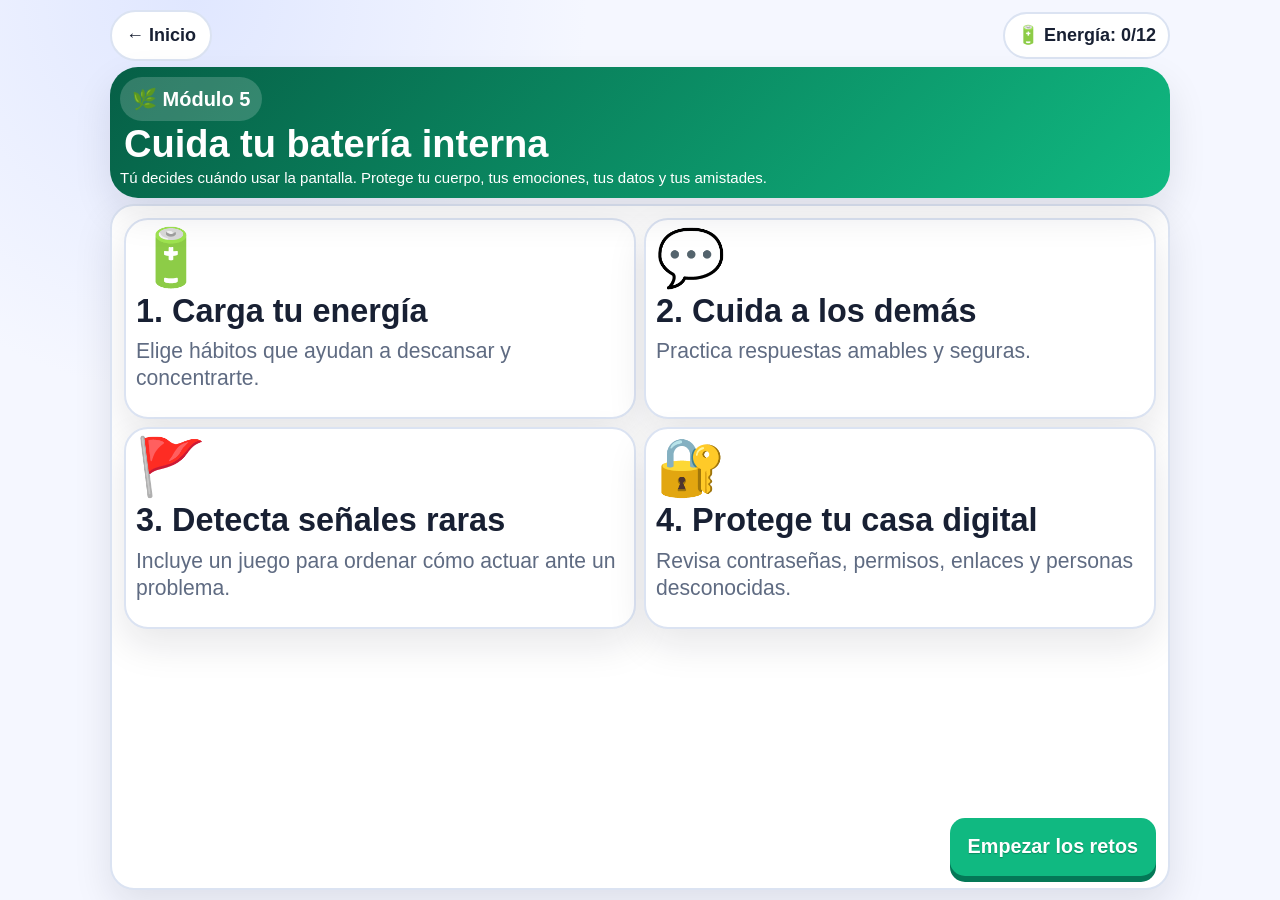
<file: modulo_5_bienestar_digital.html>
<!doctype html><html lang="es"><head><meta charset="utf-8"><meta name="viewport" content="width=device-width,initial-scale=1"><meta name="description" content="Retos y juegos sobre bienestar, seguridad y relaciones sanas en internet."><title>Módulo 5 · Bienestar digital</title><link rel="stylesheet" href="css/styles.css"><style>.mini-game{display:grid;grid-template-columns:repeat(4,1fr);gap:10px;margin:10px 0}.game-card{border:3px solid #86efac;background:#f0fdf4;border-radius:16px;padding:12px;font-weight:900;cursor:pointer;min-height:72px}.game-card.done{background:#d1fae5;border-color:#10b981}.game-card.wrong{background:#fee2e2;border-color:#ef4444}.game-line{padding:10px;border:2px dashed #10b981;border-radius:14px;background:#f0fdf4;font-weight:800}.castle-wrap{display:grid;grid-template-columns:minmax(0,.9fr) minmax(0,1.6fr);gap:14px;align-items:center;margin:8px 0}.castle-view{border:3px solid #cbd5e1;border-radius:18px;background:#f8fafc;padding:12px;text-align:center}.castle-icon{font-size:clamp(52px,8vw,84px);line-height:1}.castle-walls{display:flex;justify-content:center;gap:6px;margin-top:8px;min-height:34px}.wall{font-size:28px;filter:grayscale(1);opacity:.35}.wall.strong{filter:none;opacity:1}.monster{font-size:36px;min-height:44px}.castle-round{font-weight:900;margin-bottom:8px}.castle-tip{font-size:15px;color:#475569;margin:6px 0}.castle-options{display:grid;grid-template-columns:1fr;gap:8px}.castle-option{border:2px solid #cbd5e1;background:#fff;border-radius:14px;padding:11px 13px;text-align:left;font-weight:900;cursor:pointer;min-height:48px}.castle-option:hover,.castle-option:focus-visible{border-color:#16a34a;background:#f0fdf4}.castle-option.weak{border-color:#ef4444;background:#fef2f2}.castle-option.strong{border-color:#10b981;background:#ecfdf5}.castle-next{margin-top:10px}@media(max-width:700px){.mini-game{grid-template-columns:repeat(2,1fr)}.game-card{min-height:54px}.castle-wrap{grid-template-columns:1fr}.castle-view{display:flex;align-items:center;justify-content:space-between;gap:10px;padding:8px 12px}.castle-icon{font-size:48px}.monster{font-size:30px}.castle-walls{margin:0}.castle-tip{font-size:14px}}</style></head><body><main class="shell"><div class="topbar"><a class="back" href="index.html">← Inicio</a><span class="pill">🔋 Energía: <span id="energy">0</span>/12</span></div><section class="hero green"><span class="eyebrow">🌿 Módulo 5</span><h1>Cuida tu batería interna</h1><p>Tú decides cuándo usar la pantalla. Protege tu cuerpo, tus emociones, tus datos y tus amistades.</p></section>
<section class="screen active" id="intro"><div class="grid"><div class="card"><div class="icon">🔋</div><h2>1. Carga tu energía</h2><p>Elige hábitos que ayudan a descansar y concentrarte.</p></div><div class="card"><div class="icon">💬</div><h2>2. Cuida a los demás</h2><p>Practica respuestas amables y seguras.</p></div><div class="card"><div class="icon">🚩</div><h2>3. Detecta señales raras</h2><p>Incluye un juego para ordenar cómo actuar ante un problema.</p></div><div class="card"><div class="icon">🔐</div><h2>4. Protege tu casa digital</h2><p>Revisa contraseñas, permisos, enlaces y personas desconocidas.</p></div></div><div class="actions"><button class="btn green" onclick="start()">Empezar los retos</button></div></section>
<section class="screen" id="game"><div class="progress-wrap"><div class="progress"><div id="bar"></div></div><b id="count"></b></div><div class="emoji-row" id="emoji"></div><p class="big-question" id="question"></p><div class="panel" id="story"></div><div id="activity"></div><div class="feedback" id="feedback" role="status" aria-live="polite"></div><div class="actions"><button class="btn green hidden" id="next">Siguiente</button></div></section>
<section class="screen" id="plan"><h2>Mi plan de batería 🔋</h2><p>Escribe una pequeña regla que puedas probar hoy.</p><label for="rule"><b>Cuando lleve mucho rato con una pantalla, voy a...</b></label><textarea class="input-box" id="rule" placeholder="Ejemplo: parar, levantarme y mirar por la ventana."></textarea><div class="feedback" id="planFeedback" role="status" aria-live="polite"></div><div class="actions"><button class="btn green" onclick="savePlan()">Guardar mi plan</button></div></section>
<section class="screen" id="final"><div class="emoji-row">🌟🔋🛡️</div><h2>¡Domo de Equilibrio reparado!</h2><p>Has practicado hábitos para cuidar tu cuerpo, tus emociones, tus relaciones y tu privacidad.</p><div class="notice danger"><b>Cuando algo grave ocurre en internet:</b> no respondas, guarda una captura y cuéntaselo a una persona adulta de confianza.</div><div class="actions"><a class="btn green" href="index.html">Volver al inicio</a><a class="btn secondary" href="modulo_5_bienestar_digital.html">Jugar otra vez</a></div></section></main><script src="js/common.js"></script><script>
const challenges=[
{type:'mcq',emoji:'🌙📱',q:'Son las 10 de la noche y mañana hay colegio.',story:'Llevas una hora viendo vídeos.',o:['📵 Dejo la pantalla y preparo el sueño','▶️ Veo otros diez vídeos'],a:0,e:'Dormir bien ayuda a tener energía y concentrarse.'},
{type:'mcq',emoji:'👀⏱️',q:'Te pican los ojos después de jugar.',story:'Llevas mucho rato sin moverte.',o:['🚶 Hago una pausa y miro lejos','🎮 Sigo hasta que se pase'],a:0,e:'Las pausas y el movimiento descansan los ojos y el cuerpo.'},
{type:'mcq',emoji:'💬😢',q:'Se ríen de una compañera en un chat.',story:'Ella parece triste.',o:['🤝 Le doy apoyo y aviso a un adulto','😂 Me uno para encajar'],a:0,e:'La empatía ayuda a frenar el daño.'},
{type:'sequence',emoji:'🛡️🚩',q:'Juego · Ordena el escudo de seguridad',story:'Una persona desconocida te amenaza en un chat. Toca las 4 acciones en un orden seguro.',steps:['🛑 Corto la conversación','📸 Guardo una prueba','🚫 Bloqueo o reporto','🧑‍🏫 Se lo cuento a un adulto'],shuffle:['🚫 Bloqueo o reporto','🧑‍🏫 Se lo cuento a un adulto','🛑 Corto la conversación','📸 Guardo una prueba'],e:'¡Escudo activado! No sigues la pelea, conservas pruebas y pides ayuda.'},
{type:'mcq',emoji:'📸🔒',q:'Alguien pide una foto privada.',story:'Dice que no se lo cuentes a nadie.',o:['🛑 Digo no y se lo cuento a un adulto','🤫 La envío en secreto'],a:0,e:'La presión y los secretos son señales de alarma.'},
{type:'mcq',emoji:'🔗😮',q:'Te llega “Mira quién sale en este vídeo”.',story:'El enlace es raro y no esperabas el mensaje.',o:['🔍 No lo abro y pregunto por otro medio','👆 Lo abro rápido'],a:0,e:'Un enlace raro puede intentar engañarte.'},
{type:'passwordCastle',emoji:'🏰🔐',q:'Juego · El Castillo de las Contraseñas',story:'Construye 4 muros de piedra eligiendo contraseñas fuertes. No uses nunca una contraseña real tuya.',e:'¡Fortaleza impenetrable! Las contraseñas largas, difíciles de adivinar y con varios tipos de caracteres protegen mejor.'},
{type:'mcq',emoji:'📍🎤',q:'Una app de linterna pide ubicación y micrófono.',story:'No necesita esos datos para encender la luz.',o:['⚙️ No doy esos permisos','✅ Acepto todo'],a:0,e:'Da solo los permisos que una app necesita.'},
{type:'mcq',emoji:'🍽️📱',q:'Estás comiendo con tu familia.',story:'El móvil vibra varias veces.',o:['🙋 Lo dejo boca abajo y sigo hablando','📲 Respondo a todo mientras comemos'],a:0,e:'Compartir tiempo sin pantallas cuida las relaciones.'},
{type:'mcq',emoji:'😟❤️',q:'Una red social te hace sentir peor contigo.',story:'Llevas varios días comparándote con otras personas.',o:['🗣️ Hago una pausa y lo cuento a un adulto','🔁 Sigo mirando para acostumbrarme'],a:0,e:'Pedir ayuda y descansar de una app también es cuidarse.'},
{type:'mcq',emoji:'🎮⏰',q:'Llevas mucho tiempo jugando.',story:'Habías quedado en hacer otra actividad.',o:['⏸️ Termino la partida y cumplo mi plan','🎮 Empiezo otra partida sin avisar'],a:0,e:'Poner límites ayuda a que haya tiempo para todo.'},
{type:'mcq',emoji:'🧑‍🤝‍🧑🔐',q:'Un amigo te cuenta algo privado.',story:'Te pide que no lo compartas.',o:['🤐 Respeto su privacidad y pido ayuda si hay peligro','📢 Lo cuento en el grupo para hacer una broma'],a:0,e:'Cuidar la privacidad de otras personas también importa.'}
];
let i=0,e=0,seq=0,castleRound=0,castleStrong=0;const $=id=>document.getElementById(id);function start(){showScreen('game');render()}function render(){const d=challenges[i];seq=0;$('emoji').textContent=d.emoji;$('question').textContent=d.q;$('story').textContent='📖 '+d.story;$('activity').innerHTML='';$('feedback').className='feedback';$('next').classList.add('hidden');$('count').textContent=(i+1)+'/'+challenges.length;$('bar').style.width=(i/challenges.length*100)+'%';if(d.type==='sequence')renderSequence(d);else if(d.type==='passwordCastle')renderPasswordCastle(d);else renderMcq(d)}

const castleRounds=[
  {q:'Muro 1 · ¿Cuál es más difícil de adivinar?',o:['12345','messi','Luna!Salta27'],a:2},
  {q:'Muro 2 · Elige una contraseña que no use datos fáciles.',o:['Pedro2016','GatoAzul#82','password'],a:1},
  {q:'Muro 3 · ¿Cuál combina longitud y variedad?',o:['qwerty','MiCasa','Bosque!Nube7Río'],a:2},
  {q:'Muro 4 · Última defensa del castillo.',o:['futbol10','Verano2026','Koala#Salta8Luna'],a:2}
];
function renderPasswordCastle(d){
  castleRound=0;castleStrong=0;
  const wrap=document.createElement('div');wrap.className='castle-wrap';wrap.innerHTML=`
    <div class="castle-view" aria-label="Fortaleza digital">
      <div><div class="castle-icon" aria-hidden="true">🏰</div><div class="castle-walls" id="castleWalls" aria-label="Muros construidos">${'<span class="wall">🧱</span>'.repeat(4)}</div></div>
      <div><div class="monster" id="castleMonster" aria-hidden="true">👾</div><b id="castleScore">0 de 4 muros de piedra</b></div>
    </div>
    <div>
      <div class="castle-round" id="castleRoundTitle"></div>
      <p class="castle-tip">💡 Pista: busca una frase larga y difícil de adivinar. Mezclar mayúsculas, números y símbolos puede hacerla más fuerte.</p>
      <div class="castle-options" id="castleOptions"></div>
      <button class="btn green castle-next hidden" id="castleNext" type="button">Siguiente muro</button>
    </div>`;
  $('activity').appendChild(wrap);renderCastleRound(d);
}
function renderCastleRound(d){
  const r=castleRounds[castleRound];
  $('castleRoundTitle').textContent=r.q;
  $('castleOptions').innerHTML='';
  $('castleNext').classList.add('hidden');
  r.o.forEach((text,n)=>{
    const b=document.createElement('button');b.type='button';b.className='castle-option';b.textContent=text;
    b.setAttribute('aria-label','Contraseña de ejemplo: '+text);
    b.onclick=()=>chooseCastlePassword(b,n===r.a,d);
    $('castleOptions').appendChild(b);
  });
}
function chooseCastlePassword(btn,ok,d){
  if(ok){
    document.querySelectorAll('#castleOptions .castle-option').forEach(x=>x.disabled=true);
    btn.classList.add('strong');castleStrong++;
    const walls=[...document.querySelectorAll('#castleWalls .wall')];if(walls[castleStrong-1])walls[castleStrong-1].classList.add('strong');
    $('castleScore').textContent=castleStrong+' de 4 muros de piedra';
    $('castleMonster').textContent='😵';
    setFeedback('feedback',true,'🧱 ¡Muro de piedra! Esa contraseña de ejemplo es larga y difícil de adivinar.');
    if(castleRound===castleRounds.length-1){
      e++;$('energy').textContent=e;$('castleMonster').textContent='🏳️';setFeedback('feedback',true,d.e);$('next').classList.remove('hidden');$('next').focus();
    }else{
      $('castleNext').classList.remove('hidden');$('castleNext').focus();
      $('castleNext').onclick=()=>{castleRound++;$('castleMonster').textContent='👾';setFeedback('feedback',true,'Nuevo muro: el monstruo vuelve a intentarlo.');renderCastleRound(d)};
    }
  }else{
    btn.classList.add('weak');$('castleMonster').textContent='💥👾';
    setFeedback('feedback',false,'🌾 Muro de paja: esa contraseña es demasiado corta, común o fácil de adivinar. Prueba otra.');
    setTimeout(()=>{btn.classList.remove('weak');$('castleMonster').textContent='👾'},650);
  }
}

function renderMcq(d){const c=document.createElement('div');c.className='choices';d.o.forEach((x,n)=>{const b=document.createElement('button');b.className='choice';b.textContent=x;b.onclick=()=>{const ok=n===d.a;markChoice(b,ok,'#activity');if(ok){e++;$('energy').textContent=e}setFeedback('feedback',ok,(ok?'¡Buena decisión! ':'Casi. ')+d.e);$('next').classList.remove('hidden');$('next').focus()};c.appendChild(b)});$('activity').appendChild(c)}
function renderSequence(d){const line=document.createElement('div');line.id='gameLine';line.className='game-line';line.textContent='Tu escudo: todavía vacío';$('activity').appendChild(line);const g=document.createElement('div');g.className='mini-game';d.shuffle.forEach(text=>{const b=document.createElement('button');b.className='game-card';b.textContent=text;b.onclick=()=>pick(b,text,d);g.appendChild(b)});$('activity').appendChild(g)}
function pick(btn,text,d){if(btn.disabled)return;if(text===d.steps[seq]){btn.disabled=true;btn.classList.add('done');seq++;$('gameLine').textContent='Tu escudo: '+d.steps.slice(0,seq).join(' → ');setFeedback('feedback',true,'Bien. Sigue con el siguiente paso.');if(seq===d.steps.length){e++;$('energy').textContent=e;setFeedback('feedback',true,d.e);$('next').classList.remove('hidden');$('next').focus()}}else{btn.classList.add('wrong');setFeedback('feedback',false,'Ese paso no va ahora. Piensa qué debes hacer primero.');setTimeout(()=>btn.classList.remove('wrong'),500)}}
$('next').onclick=()=>{i++;if(i<challenges.length)render();else showScreen('plan')};function savePlan(){const t=$('rule').value.trim();if(t.length<8){setFeedback('planFeedback',false,'Escribe una regla un poco más completa.')}else{localStorage.setItem('plgr_bienestar_plan',t);saveDone('m5');setFeedback('planFeedback',true,'¡Plan guardado!');setTimeout(()=>showScreen('final'),700)}}
</script><script src="js/accessibility.js"></script></body></html>
</file>
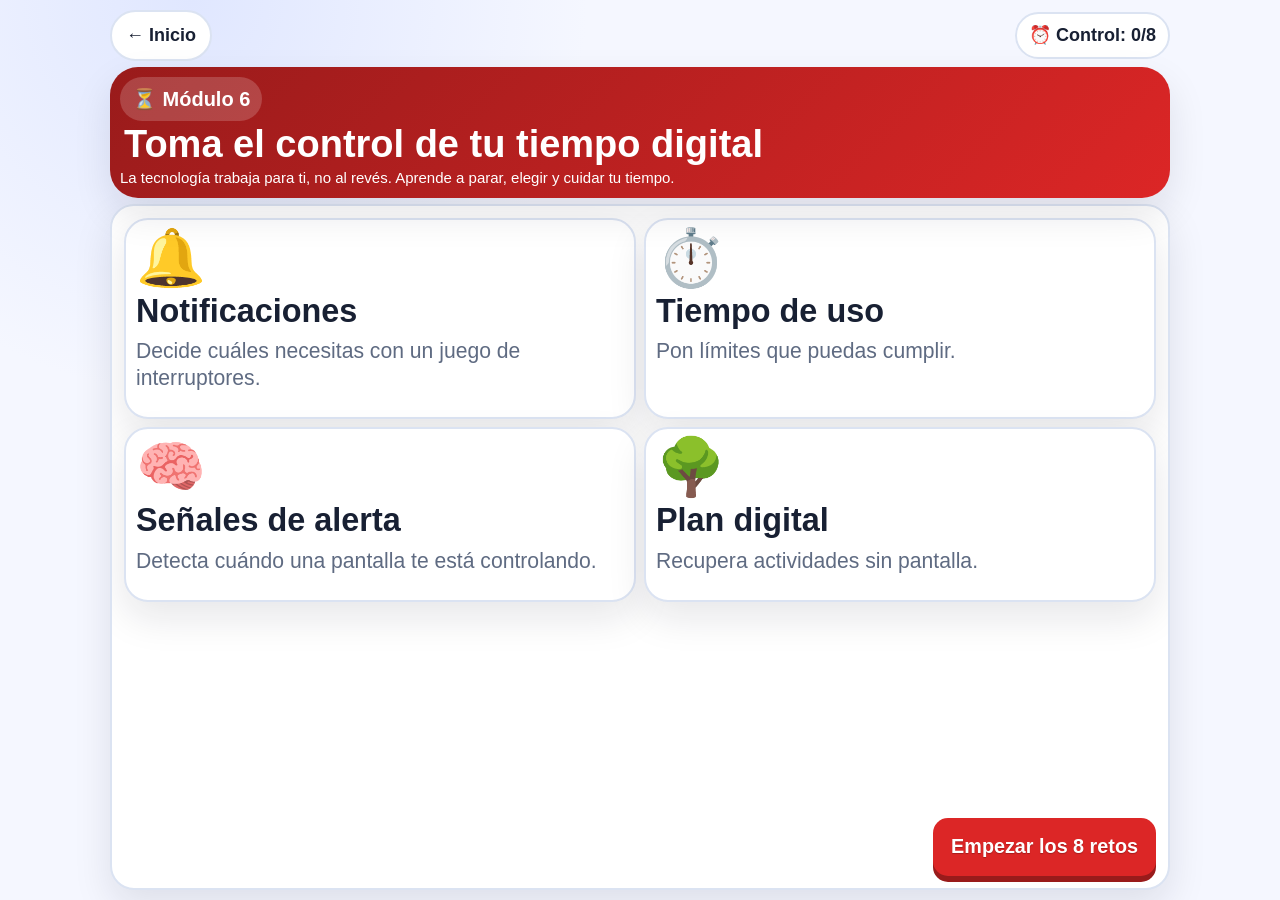
<file: modulo_6_tiempo_digital.html>
<!doctype html><html lang="es"><head><meta charset="utf-8"><meta name="viewport" content="width=device-width,initial-scale=1"><meta name="description" content="Retos y juegos para aprender a controlar el tiempo digital."><title>Módulo 6 · Toma el control de tu tiempo digital</title><link rel="stylesheet" href="css/styles.css"><style>.switch-game{display:grid;grid-template-columns:repeat(2,1fr);gap:10px;margin:10px 0}.switch-card{display:flex;justify-content:space-between;align-items:center;gap:10px;border:3px solid #fed7aa;background:#fff7ed;border-radius:16px;padding:12px;font-weight:900}.toggle{border:0;border-radius:999px;padding:10px 14px;background:#dc2626;color:#fff;font-weight:900;cursor:pointer;min-width:110px}.toggle.off{background:#059669}.game-status{padding:10px;border:2px dashed #fb923c;border-radius:14px;background:#fff7ed;font-weight:800}@media(max-width:700px){.switch-game{grid-template-columns:1fr}.switch-card{padding:8px}.toggle{min-width:90px}}</style></head><body><main class="shell"><div class="topbar"><a class="back" href="index.html">← Inicio</a><span class="pill">⏰ Control: <span id="score">0</span>/8</span></div><section class="hero red"><span class="eyebrow">⏳ Módulo 6</span><h1>Toma el control de tu tiempo digital</h1><p>La tecnología trabaja para ti, no al revés. Aprende a parar, elegir y cuidar tu tiempo.</p></section>
<section class="screen active" id="intro"><div class="grid"><div class="card"><div class="icon">🔔</div><h2>Notificaciones</h2><p>Decide cuáles necesitas con un juego de interruptores.</p></div><div class="card"><div class="icon">⏱️</div><h2>Tiempo de uso</h2><p>Pon límites que puedas cumplir.</p></div><div class="card"><div class="icon">🧠</div><h2>Señales de alerta</h2><p>Detecta cuándo una pantalla te está controlando.</p></div><div class="card"><div class="icon">🌳</div><h2>Plan digital</h2><p>Recupera actividades sin pantalla.</p></div></div><div class="actions"><button class="btn red" onclick="start()">Empezar los 8 retos</button></div></section>
<section class="screen" id="game"><div class="progress-wrap"><div class="progress"><div id="bar"></div></div><b id="count"></b></div><div class="emoji-row" id="emoji"></div><p class="big-question" id="question"></p><div class="panel" id="story"></div><div id="activity"></div><div class="feedback" id="feedback" role="status" aria-live="polite"></div><div class="actions"><button class="btn red hidden" id="next">Siguiente</button></div></section>
<section class="screen" id="plan"><h2>Diseña tu plan digital 📝</h2><div class="grid"><label class="card">1. Un hábito que quiero cambiar<input id="habit" class="input-box compact" placeholder="Ejemplo: mirar menos el móvil al cenar"></label><label class="card">2. Una app que limitaré<input id="app" class="input-box compact" placeholder="Ejemplo: vídeos cortos"></label><label class="card">3. Algo sin pantalla que recuperaré<input id="offline" class="input-box compact" placeholder="Ejemplo: montar en bici"></label><label class="card">4. Mi regla sencilla<input id="rule" class="input-box compact" placeholder="Ejemplo: 30 minutos y después paro"></label></div><div class="feedback" id="planFeedback" role="status" aria-live="polite"></div><div class="actions"><button class="btn red" onclick="savePlan()">Guardar mi plan</button></div></section>
<section class="screen" id="final"><div class="emoji-row">🏆⏰🌳</div><h2>¡Reloj de Conectópolis reparado!</h2><p>Ya sabes reconocer señales de alerta, silenciar distracciones, poner límites y elegir actividades sin pantalla.</p><div class="notice success"><b>Tu tiempo es tuyo.</b> Usar tecnología está bien; también es importante saber cuándo parar.</div><div class="actions"><a class="btn red" href="index.html">Volver al inicio</a><a class="btn secondary" href="modulo_6_tiempo_digital.html">Jugar otra vez</a></div></section></main><script src="js/common.js"></script><script>
const challenges=[
{type:'switch',emoji:'🔔🎛️',q:'Juego · Limpia tus notificaciones',story:'Estás estudiando. Apaga los avisos que no necesitas y deja activo solo el mensaje familiar importante.',apps:[['👨‍👩‍👧 Mensaje familiar',true],['🎮 Premio del juego',false],['📺 Nuevo vídeo',false],['🛍️ Oferta de una tienda',false]],e:'¡Bien! Has dejado solo el aviso importante y quitado tres distracciones.'},
{type:'mcq',emoji:'🎮⏰',q:'Llevas dos horas jugando.',story:'Te cuesta dejarlo aunque ya estás cansado.',o:['⏸️ Paro, me muevo y hago otra actividad','➕ Juego otra hora sin pensarlo'],a:0,e:'Que cueste parar puede ser una señal de alerta.'},
{type:'mcq',emoji:'📱😠',q:'Alguien te pide que apagues el móvil.',story:'Te enfadas mucho solo por tener que dejarlo.',o:['🧘 Respiro y hago una pausa','💢 Grito y sigo usando el móvil'],a:0,e:'Un enfado muy fuerte puede indicar que necesitas descansar.'},
{type:'mcq',emoji:'🔄📲',q:'Miras el móvil cada pocos minutos.',story:'No hay mensajes nuevos.',o:['📵 Lo dejo lejos durante una tarea','👀 Sigo comprobándolo por si acaso'],a:0,e:'Alejar el móvil corta el hábito de mirar sin motivo.'},
{type:'mcq',emoji:'😴🌙',q:'Mañana hay colegio.',story:'Estás usando una pantalla justo antes de dormir.',o:['🌙 Activo descanso y dejo la pantalla','▶️ Sigo hasta quedarme dormido'],a:0,e:'Dormir sin pantallas cerca ayuda a descansar mejor.'},
{type:'mcq',emoji:'😟👥',q:'Piensas que todos se divierten menos tú.',story:'Lo crees porque ves sus publicaciones.',o:['🧠 Recuerdo que las redes solo enseñan una parte','📲 Sigo mirando para no perderme nada'],a:0,e:'El miedo a perderse algo se llama FOMO y puede engañarnos.'},
{type:'mcq',emoji:'🍽️👨‍👩‍👧',q:'Estás cenando con otras personas.',story:'Quieres estar presente en la conversación.',o:['📱 Dejo el móvil fuera de la mesa','💬 Contesto mensajes mientras hablan'],a:0,e:'Guardar momentos sin pantalla cuida las relaciones.'},
{type:'mcq',emoji:'⚙️⏳',q:'Una app ocupa demasiado tiempo cada día.',story:'Quieres recuperar tiempo para jugar fuera.',o:['⏱️ Pongo un límite diario y preparo otra actividad','🙈 No miro nunca cuánto tiempo la uso'],a:0,e:'Ver el tiempo de uso y poner límites ayuda a elegir.'}
];
let i=0,points=0;const $=id=>document.getElementById(id);function start(){showScreen('game');render()}function render(){const d=challenges[i];$('emoji').textContent=d.emoji;$('question').textContent=d.q;$('story').textContent='📖 '+d.story;$('activity').innerHTML='';$('feedback').className='feedback';$('next').classList.add('hidden');$('count').textContent=(i+1)+'/'+challenges.length;$('bar').style.width=(i/challenges.length*100)+'%';if(d.type==='switch')renderSwitch(d);else renderMcq(d)}
function renderMcq(d){const c=document.createElement('div');c.className='choices';d.o.forEach((x,n)=>{const b=document.createElement('button');b.className='choice';b.textContent=x;b.onclick=()=>{const ok=n===d.a;markChoice(b,ok,'#activity');if(ok){points++;$('score').textContent=points}setFeedback('feedback',ok,(ok?'¡Buena elección! ':'Casi. ')+d.e);$('next').classList.remove('hidden');$('next').focus()};c.appendChild(b)});$('activity').appendChild(c)}
function renderSwitch(d){let state=d.apps.map(()=>true);const status=document.createElement('div');status.className='game-status';status.id='switchStatus';status.textContent='Apaga 3 avisos que distraen y deja activo el mensaje familiar.';$('activity').appendChild(status);const g=document.createElement('div');g.className='switch-game';d.apps.forEach((app,n)=>{const row=document.createElement('div');row.className='switch-card';const label=document.createElement('span');label.textContent=app[0];const b=document.createElement('button');b.className='toggle';b.setAttribute('aria-pressed','true');b.textContent='Activo';b.onclick=()=>{state[n]=!state[n];b.classList.toggle('off',!state[n]);b.textContent=state[n]?'Activo':'Silenciado';b.setAttribute('aria-pressed',String(state[n]));checkSwitch(d,state)};row.append(label,b);g.appendChild(row)});$('activity').appendChild(g)}
function checkSwitch(d,state){const ok=state[0]===true && state.slice(1).every(v=>v===false);if(ok){points++;$('score').textContent=points;setFeedback('feedback',true,d.e);$('next').classList.remove('hidden');$('next').focus()}else{setFeedback('feedback',false,'Sigue ajustando. Deja activo el mensaje familiar y silencia los otros tres avisos.')}}
$('next').onclick=()=>{i++;if(i<challenges.length)render();else showScreen('plan')};function savePlan(){const vals=['habit','app','offline','rule'].map(id=>$(id).value.trim());if(vals.some(v=>v.length<3)){setFeedback('planFeedback',false,'Completa las cuatro casillas con una idea corta.');return}localStorage.setItem('plgr_plan_tiempo',JSON.stringify(vals));saveDone('m6');setFeedback('planFeedback',true,'¡Plan guardado!');setTimeout(()=>showScreen('final'),600)}
</script><script src="js/accessibility.js"></script></body></html>
</file>
<file: css/styles.css>
:root{--bg:#f5f7ff;--card:#fff;--text:#182033;--muted:#5f6b82;--line:#dbe3f2;--primary:#4f46e5;--primary-dark:#3730a3;--red:#dc2626;--red-dark:#991b1b;--green:#059669;--yellow:#f59e0b;--blue:#0284c7;--shadow:0 16px 38px rgba(15,23,42,.10)}
*{box-sizing:border-box}html{scroll-behavior:smooth}body{margin:0;font-family:Arial,Helvetica,sans-serif;background:radial-gradient(circle at 15% 0,#e0e7ff 0,transparent 28%),var(--bg);color:var(--text);font-size:18px;line-height:1.5}a{color:inherit}button,input,textarea{font:inherit}.shell{max-width:1080px;margin:auto;padding:20px}.topbar{display:flex;justify-content:space-between;align-items:center;gap:12px;flex-wrap:wrap;margin-bottom:16px}.back,.home-link{font-weight:900;text-decoration:none;padding:10px 14px;border-radius:999px;background:#fff;border:2px solid var(--line)}.hero{background:linear-gradient(135deg,var(--primary-dark),var(--primary));color:#fff;border-radius:28px;padding:28px;box-shadow:var(--shadow);margin-bottom:20px;position:relative;overflow:hidden}.hero.red{background:linear-gradient(135deg,var(--red-dark),var(--red))}.hero.green{background:linear-gradient(135deg,#065f46,#10b981)}.hero h1{font-size:clamp(32px,6vw,58px);line-height:1.05;margin:8px 0 12px}.hero p{max-width:760px;margin:0;font-size:20px}.eyebrow,.badge{display:inline-block;font-weight:900;background:rgba(255,255,255,.18);padding:7px 12px;border-radius:999px}.grid{display:grid;grid-template-columns:repeat(2,minmax(0,1fr));gap:18px}.grid.three{grid-template-columns:repeat(3,minmax(0,1fr))}.card,.screen{background:var(--card);border:2px solid var(--line);border-radius:24px;padding:22px;box-shadow:var(--shadow)}.card{display:flex;flex-direction:column}.card h2,.card h3{margin:8px 0}.card p{color:var(--muted);margin:0 0 16px}.icon{font-size:56px;line-height:1}.btn{display:inline-flex;align-items:center;justify-content:center;gap:8px;border:0;border-radius:15px;padding:14px 18px;font-weight:900;cursor:pointer;text-decoration:none;background:var(--primary);color:#fff;box-shadow:0 6px 0 var(--primary-dark);margin-top:auto}.btn.red{background:var(--red);box-shadow:0 6px 0 var(--red-dark)}.btn.green{background:#10b981;box-shadow:0 6px 0 #047857}.btn.secondary{background:#475569;box-shadow:0 6px 0 #1e293b}.btn:hover,.btn:focus-visible{transform:translateY(-2px)}.btn:active{transform:translateY(2px);box-shadow:0 2px 0 rgba(0,0,0,.25)}:focus-visible{outline:4px solid #fde047;outline-offset:3px}.choices{display:grid;grid-template-columns:repeat(2,minmax(0,1fr));gap:12px;margin:16px 0}.choice{border:3px solid #cbd5e1;background:#fff;border-radius:16px;padding:16px;text-align:left;font-weight:800;cursor:pointer}.choice:hover,.choice:focus-visible{border-color:var(--primary)}.choice.correct{background:#d1fae5;border-color:#10b981}.choice.wrong{background:#fee2e2;border-color:#ef4444}.choice:disabled{cursor:default}.feedback{display:none;padding:15px;border-radius:16px;font-weight:800;margin:14px 0}.feedback.show{display:block}.feedback.ok{background:#d1fae5;color:#065f46}.feedback.bad{background:#fee2e2;color:#991b1b}.panel{background:#f8fafc;border:2px solid #e2e8f0;border-radius:18px;padding:18px;margin:14px 0}.progress-wrap{display:flex;align-items:center;gap:12px;margin:16px 0}.progress{height:18px;background:#e2e8f0;border-radius:999px;overflow:hidden;flex:1}.progress>div{height:100%;background:#facc15;width:0;transition:.3s}.pill{font-weight:900;background:#fff;border:2px solid var(--line);padding:8px 12px;border-radius:999px}.screen{display:none}.screen.active{display:block}.actions{display:flex;justify-content:flex-end;gap:12px;flex-wrap:wrap;margin-top:18px}.short{max-width:680px}.big-question{font-size:clamp(24px,4vw,36px);font-weight:900;text-align:center}.emoji-row{font-size:48px;text-align:center;letter-spacing:8px}.tag{display:inline-block;border:1px solid var(--line);background:#f8fafc;border-radius:999px;padding:6px 10px;font-weight:800;font-size:15px;margin:3px}.input-box{width:100%;min-height:110px;border:3px solid #cbd5e1;border-radius:16px;padding:14px}.meter{font-size:42px;text-align:center}.footer{text-align:center;color:var(--muted);padding:26px 0}.notice{border-left:7px solid var(--yellow);background:#fffbeb;padding:15px;border-radius:12px;margin:14px 0}.danger{border-left-color:var(--red);background:#fff1f2}.success{border-left-color:var(--green);background:#ecfdf5}.hidden{display:none!important}@media(max-width:760px){body{font-size:17px}.grid,.grid.three,.choices{grid-template-columns:1fr}.hero{padding:22px}.shell{padding:14px}.actions .btn{width:100%}}
@media(prefers-reduced-motion:reduce){*{scroll-behavior:auto!important;animation:none!important;transition:none!important}}

/* Vista completa sin desplazamiento vertical */
html,body{height:100%;overflow:hidden}.shell{height:100dvh;display:flex;flex-direction:column;padding:10px!important}.shell>.topbar{flex:0 0 auto;margin-bottom:6px}.shell>.hero{flex:0 0 auto;padding:10px!important;margin-bottom:6px}.shell>.hero h1{font-size:clamp(24px,4.5vh,38px);margin:4px}.shell>.hero p{font-size:15px;line-height:1.25}.screen{flex:1;min-height:0;overflow:hidden;padding:12px!important}.screen.active{display:flex!important;flex-direction:column}.screen .actions{margin-top:auto;position:sticky;bottom:0;background:inherit;padding-top:6px}.screen .grid{gap:8px}.screen .card{padding:10px}.screen .icon,.emoji-row{font-size:clamp(34px,7vh,56px)!important}.big-question{font-size:clamp(20px,3.5vh,30px)!important;margin:5px}.screen .panel{padding:10px;margin:6px 0}.screen .choices{gap:8px}.screen .choice{padding:10px;min-height:52px}.screen .feedback{padding:9px;margin:6px 0}.input-box{min-height:90px;max-height:18vh}@media(max-width:700px){.shell>.hero{display:none}.screen .grid{grid-template-columns:repeat(2,minmax(0,1fr))}.screen{padding:8px!important}}

/* V6: visibilidad en proyector y controles siempre visibles */
.btn,.btn:hover,.btn:focus-visible,.btn:active{color:#fff!important;opacity:1!important;visibility:visible!important;text-shadow:0 1px 1px rgba(0,0,0,.25)}
.btn.secondary,.btn.secondary:hover,.btn.secondary:focus-visible{color:#fff!important}
.screen .actions{z-index:20;min-height:58px}
.screen .actions .btn{min-height:50px;font-size:clamp(18px,2.2vh,23px)}
.screen h2{font-size:clamp(25px,3.6vh,36px);line-height:1.1}
.screen p,.screen .panel,.screen .choice,.screen label{font-size:clamp(18px,2.35vh,23px);line-height:1.28}
.input-box.compact{min-height:54px;height:54px;padding:10px;font-size:18px}
@media(min-width:900px){body{font-size:20px}.screen .choice{min-height:64px}.pill,.back{font-size:18px}}
@media(max-height:700px){.shell>.topbar{font-size:15px}.shell>.hero{display:none}.screen h2{font-size:24px}.screen p,.screen .panel,.screen .choice,.screen label{font-size:17px}.screen .choice{padding:8px}.emoji-row{font-size:34px!important}.progress-wrap{margin:4px 0}}
</file>
